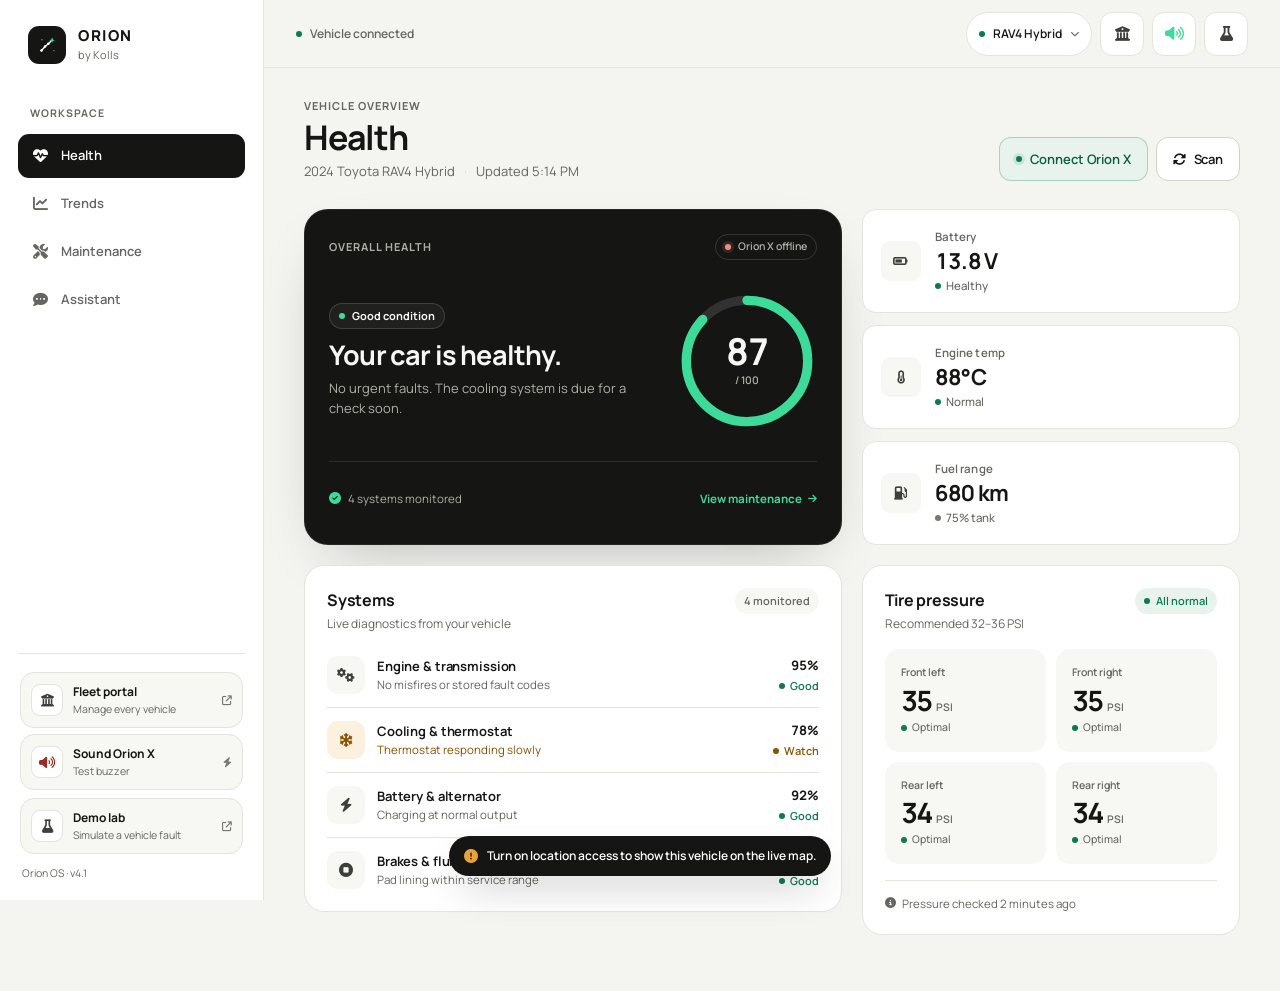
<file: index.html>
<!DOCTYPE html>
<html lang="en">
<head>
  <meta charset="UTF-8">
  <meta name="viewport" content="width=device-width, initial-scale=1">
  <meta name="description" content="Orion by Kolls — live vehicle diagnostics, maintenance planning and plain-English mechanic advice.">
  <meta name="theme-color" content="#f4f4f1">
  <title>Orion — Vehicle Health</title>

  <link rel="icon" type="image/svg+xml" href="logo.svg?v=3">

  <link rel="preconnect" href="https://fonts.googleapis.com">
  <link rel="preconnect" href="https://fonts.gstatic.com" crossorigin>
  <link href="https://fonts.googleapis.com/css2?family=Manrope:wght@400;500;600;700;800&display=swap" rel="stylesheet">
  <link rel="stylesheet" href="https://cdnjs.cloudflare.com/ajax/libs/font-awesome/6.5.1/css/all.min.css">

  <link rel="stylesheet" href="styles.css?v=99.0">
</head>
<body>
  <svg class="svg-sprite" xmlns="http://www.w3.org/2000/svg" aria-hidden="true" focusable="false">
    <symbol id="orion-mark" viewBox="0 0 32 32">
      <g fill="none" stroke="currentColor" stroke-width="2.1" stroke-linecap="round" stroke-linejoin="round">
        <path d="M8 24 13.2 18.1 18 14.2 21.8 10.4"/>
      </g>
      <g fill="currentColor">
        <circle cx="8" cy="24" r="1.9"/>
        <circle cx="13.2" cy="18.1" r="1.9"/>
        <circle cx="18" cy="14.2" r="1.9"/>
      </g>
      <path d="M23.4 4.8 24.5 7.9 27.6 9 24.5 10.1 23.4 13.2 22.3 10.1 19.2 9 22.3 7.9Z" fill="var(--accent-bright)"/>
      <circle cx="8.6" cy="8.4" r="1" fill="currentColor" opacity=".5"/>
      <circle cx="26" cy="24.2" r="1" fill="currentColor" opacity=".5"/>
    </symbol>
  </svg>
  <a class="skip-link" href="#main-content">Skip to content</a>

  <div class="app-shell">

    <!-- Desktop navigation -->
    <aside class="sidebar" aria-label="Workspace">
      <a class="brand" href="#" onclick="switchTab('health'); return false;" aria-label="Orion home">
        <span class="brand-mark"><svg viewBox="0 0 32 32" aria-hidden="true" focusable="false"><use href="#orion-mark"></use></svg></span>
        <span class="brand-text"><strong>ORION</strong><small>by Kolls</small></span>
      </a>

      <nav class="side-nav" aria-label="Main">
        <p class="nav-label">Workspace</p>
        <button class="nav-btn active" type="button" data-tab="health" aria-current="page">
          <i class="fa-solid fa-heart-pulse" aria-hidden="true"></i>
          <span>Health</span>
        </button>
        <button class="nav-btn" type="button" data-tab="trends">
          <i class="fa-solid fa-chart-line" aria-hidden="true"></i>
          <span>Trends</span>
        </button>
        <button class="nav-btn" type="button" data-tab="repairs">
          <i class="fa-solid fa-screwdriver-wrench" aria-hidden="true"></i>
          <span>Maintenance</span>
        </button>
        <button class="nav-btn" type="button" data-tab="assistant">
          <i class="fa-solid fa-comment-dots" aria-hidden="true"></i>
          <span>Assistant</span>
        </button>
      </nav>

      <div class="sidebar-footer">
        <a class="sidebar-demo sidebar-link" href="fleet.html">
          <span class="sidebar-demo-icon"><i class="fa-solid fa-building-columns" aria-hidden="true"></i></span>
          <span class="sidebar-demo-copy">
            <strong>Fleet portal</strong>
            <small>Manage every vehicle</small>
          </span>
          <i class="fa-solid fa-arrow-up-right-from-square" aria-hidden="true"></i>
        </a>
        <button class="sidebar-demo sidebar-demo--secondary sidebar-demo--buzzer" type="button" onclick="triggerOrionXBuzzer()" style="width:100%;margin-top:6px;cursor:pointer;">
          <span class="sidebar-demo-icon" style="color:var(--danger,#ef4444);"><i class="fa-solid fa-volume-high" aria-hidden="true"></i></span>
          <span class="sidebar-demo-copy">
            <strong>Sound Orion X</strong>
            <small>Test buzzer</small>
          </span>
          <i class="fa-solid fa-bolt" aria-hidden="true"></i>
        </button>
        <button class="sidebar-demo sidebar-demo--secondary" type="button" onclick="openSimModal()">
          <span class="sidebar-demo-icon"><i class="fa-solid fa-flask" aria-hidden="true"></i></span>
          <span class="sidebar-demo-copy">
            <strong>Demo lab</strong>
            <small>Simulate a vehicle fault</small>
          </span>
          <i class="fa-solid fa-arrow-up-right-from-square" aria-hidden="true"></i>
        </button>
        <p class="version">Orion OS · v4.1</p>
      </div>
    </aside>

    <!-- Main application -->
    <div class="app-main">

      <header class="topbar">
        <div class="topbar-brand">
          <span class="brand-mark brand-mark--sm"><svg viewBox="0 0 32 32" aria-hidden="true" focusable="false"><use href="#orion-mark"></use></svg></span>
          <strong>ORION</strong>
        </div>

        <div class="topbar-context">
          <span class="status-dot status-dot--dark" id="connection-dot"></span>
          <span id="connection-text">Vehicle connected</span>
        </div>

        <div class="topbar-right">
          <button class="vehicle-chip" type="button" onclick="openGarageModal()" aria-haspopup="dialog" title="Switch vehicle">
            <span class="status-dot" id="vehicle-dot"></span>
            <span id="header-car-name">RAV4 Hybrid</span>
            <i class="fa-solid fa-chevron-down" aria-hidden="true"></i>
          </button>
          <a class="icon-btn topbar-fleet-link" href="fleet.html" aria-label="Open fleet portal" title="Fleet portal">
            <i class="fa-solid fa-building-columns" aria-hidden="true"></i>
          </a>
          <button class="icon-btn topbar-buzzer" type="button" id="buzzer-trigger-btn" onclick="triggerOrionXBuzzer()" aria-label="Sound Orion X" title="Sound Orion X">
            <i class="fa-solid fa-volume-high" aria-hidden="true"></i>
          </button>
          <button class="icon-btn topbar-demo" type="button" onclick="openSimModal()" aria-haspopup="dialog" aria-label="Open demo lab" title="Demo lab">
            <i class="fa-solid fa-flask" aria-hidden="true"></i>
          </button>
        </div>
      </header>

      <main class="content" id="main-content" tabindex="-1">

        <!-- =================================================================== -->
        <!-- HEALTH                                                              -->
        <!-- =================================================================== -->
        <section class="page active" id="page-health" aria-labelledby="health-title">
          <header class="page-head">
            <div>
              <p class="eyebrow">Vehicle overview</p>
              <h1 id="health-title">Health</h1>
              <p class="page-sub">
                <span id="page-car-name">2024 Toyota RAV4 Hybrid</span>
                <span class="dot-sep" aria-hidden="true">·</span>
                <span id="last-scan">Updated just now</span>
              </p>
            </div>
            <div class="page-head-actions">
              <button class="btn btn-secondary btn-live" type="button" id="connect-esp32-btn" onclick="connectEsp32()" aria-label="Connect to Orion X">
                <span class="live-dot" aria-hidden="true"></span>
                <span id="connect-esp32-label">Connect Orion X</span>
              </button>
              <button class="btn btn-secondary" type="button" id="scan-btn" onclick="runScan()" aria-label="Run a new vehicle scan">
                <i class="fa-solid fa-rotate" aria-hidden="true"></i>
                <span>Scan</span>
              </button>
            </div>
          </header>

          <div class="health-layout">

            <article class="score-card">
              <div class="score-top">
                <span class="eyebrow eyebrow--light">Overall health</span>
                <span class="live-badge is-demo" id="live-badge"><span class="live-dot" aria-hidden="true"></span><span id="live-badge-text">Demo mode</span></span>
              </div>

              <div class="score-main">
                <div class="score-copy">
                  <div class="status-pill" id="health-status-badge">
                    <span class="status-dot" aria-hidden="true"></span>
                    <span id="health-status-text">Good condition</span>
                  </div>
                  <h2 id="health-headline">Your car is healthy.</h2>
                  <p id="health-summary-text">No urgent faults. The cooling system is due for a check soon.</p>
                </div>

                <div class="score-ring" id="score-ring" role="img" aria-label="Health score: 87 out of 100">
                  <svg viewBox="0 0 120 120" aria-hidden="true">
                    <circle class="ring-track" cx="60" cy="60" r="52" pathLength="100"></circle>
                    <circle class="ring-value" id="ring-value" cx="60" cy="60" r="52" pathLength="100"></circle>
                  </svg>
                  <div class="score-ring-inner">
                    <strong id="health-score-number">87</strong>
                    <span>/ 100</span>
                  </div>
                </div>
              </div>

              <div class="score-foot">
                <span><i class="fa-solid fa-circle-check" aria-hidden="true"></i> 4 systems monitored</span>
                <button class="link-btn" type="button" onclick="switchTab('repairs')">
                  View maintenance <i class="fa-solid fa-arrow-right" aria-hidden="true"></i>
                </button>
              </div>
            </article>

            <div class="vitals-column">
              <article class="vital-card">
                <div class="vital-icon"><i class="fa-solid fa-battery-three-quarters" aria-hidden="true"></i></div>
                <div class="vital-copy">
                  <span class="vital-label">Battery</span>
                  <strong class="vital-value" id="val-battery">13.8 V</strong>
                  <span class="vital-meta"><span class="status-dot" id="battery-dot" aria-hidden="true"></span><span id="battery-status-text">Healthy</span></span>
                </div>
              </article>

              <article class="vital-card">
                <div class="vital-icon"><i class="fa-solid fa-temperature-half" aria-hidden="true"></i></div>
                <div class="vital-copy">
                  <span class="vital-label">Engine temp</span>
                  <strong class="vital-value" id="val-temp">88°C</strong>
                  <span class="vital-meta"><span class="status-dot" id="temp-dot" aria-hidden="true"></span><span id="temp-status-text">Normal</span></span>
                </div>
              </article>

              <article class="vital-card">
                <div class="vital-icon"><i class="fa-solid fa-gas-pump" aria-hidden="true"></i></div>
                <div class="vital-copy">
                  <span class="vital-label">Fuel range</span>
                  <strong class="vital-value" id="val-range">680 km</strong>
                  <span class="vital-meta"><span class="status-dot status-dot--neutral" id="range-dot" aria-hidden="true"></span><span id="range-status-text">75% tank</span></span>
                </div>
              </article>
            </div>

            <article class="card systems-card">
              <div class="card-head">
                <div>
                  <h2>Systems</h2>
                  <p id="systems-sub">Live diagnostics from your vehicle</p>
                </div>
                <span class="chip chip--quiet">4 monitored</span>
              </div>

              <div class="system-list">
                <div class="system-row">
                  <div class="system-icon"><i class="fa-solid fa-gears" aria-hidden="true"></i></div>
                  <div class="system-copy">
                    <strong>Engine &amp; transmission</strong>
                    <span>No misfires or stored fault codes</span>
                  </div>
                  <div class="system-metric">
                    <span class="system-value" data-system-value="engine">95%</span>
                    <span class="status status--good"><span class="status-dot" aria-hidden="true"></span>Good</span>
                  </div>
                </div>

                <div class="system-row" id="comp-row-cooling">
                  <div class="system-icon" id="cooling-icon"><i class="fa-solid fa-snowflake" aria-hidden="true"></i></div>
                  <div class="system-copy">
                    <strong>Cooling &amp; thermostat</strong>
                    <span id="cooling-desc">Thermostat responding slowly</span>
                  </div>
                  <div class="system-metric">
                    <span class="system-value" id="cooling-value">78%</span>
                    <span class="status status--warn" id="cooling-status"><span class="status-dot" aria-hidden="true"></span><span id="cooling-status-text">Watch</span></span>
                  </div>
                </div>

                <div class="system-row">
                  <div class="system-icon"><i class="fa-solid fa-bolt" aria-hidden="true"></i></div>
                  <div class="system-copy">
                    <strong>Battery &amp; alternator</strong>
                    <span>Charging at normal output</span>
                  </div>
                  <div class="system-metric">
                    <span class="system-value" data-system-value="electrical">92%</span>
                    <span class="status status--good"><span class="status-dot" aria-hidden="true"></span>Good</span>
                  </div>
                </div>

                <div class="system-row">
                  <div class="system-icon"><i class="fa-solid fa-circle-stop" aria-hidden="true"></i></div>
                  <div class="system-copy">
                    <strong>Brakes &amp; fluid</strong>
                    <span>Pad lining within service range</span>
                  </div>
                  <div class="system-metric">
                    <span class="system-value" data-system-value="brakes">84%</span>
                    <span class="status status--good"><span class="status-dot" aria-hidden="true"></span>Good</span>
                  </div>
                </div>
              </div>
            </article>

            <article class="card tires-card">
              <div class="card-head">
                <div>
                  <h2>Tire pressure</h2>
                  <p>Recommended 32–36 PSI</p>
                </div>
                <span class="chip chip--good" id="tpms-badge"><span class="status-dot" aria-hidden="true"></span><span id="tpms-badge-text">All normal</span></span>
              </div>

              <div class="tire-grid">
                <div class="tire-item" id="tire-fl-item">
                  <span class="tire-pos">Front left</span>
                  <div class="tire-reading"><strong id="tire-fl">35</strong><span>PSI</span></div>
                  <span class="tire-state"><span class="status-dot" id="tire-fl-dot" aria-hidden="true"></span><span id="tire-fl-state">Optimal</span></span>
                </div>
                <div class="tire-item" id="tire-fr-item">
                  <span class="tire-pos">Front right</span>
                  <div class="tire-reading"><strong id="tire-fr">35</strong><span>PSI</span></div>
                  <span class="tire-state"><span class="status-dot" id="tire-fr-dot" aria-hidden="true"></span><span id="tire-fr-state">Optimal</span></span>
                </div>
                <div class="tire-item" id="tire-rl-item">
                  <span class="tire-pos">Rear left</span>
                  <div class="tire-reading"><strong id="tire-rl">34</strong><span>PSI</span></div>
                  <span class="tire-state"><span class="status-dot" id="tire-rl-dot" aria-hidden="true"></span><span id="tire-rl-state">Optimal</span></span>
                </div>
                <div class="tire-item" id="tire-rr-item">
                  <span class="tire-pos">Rear right</span>
                  <div class="tire-reading"><strong id="tire-rr">34</strong><span>PSI</span></div>
                  <span class="tire-state"><span class="status-dot" id="tire-rr-dot" aria-hidden="true"></span><span id="tire-rr-state">Optimal</span></span>
                </div>
              </div>

              <div class="card-foot" id="tpms-footnote"><i class="fa-solid fa-circle-info" aria-hidden="true"></i> Pressure checked 2 minutes ago</div>
            </article>

          </div>
        </section>

        <!-- =================================================================== -->
        <!-- TRENDS                                                              -->
        <!-- =================================================================== -->
        <section class="page" id="page-trends" aria-labelledby="trends-title">
          <header class="page-head">
            <div>
              <p class="eyebrow">Vehicle history</p>
              <h1 id="trends-title">Trends</h1>
              <p class="page-sub">Health, efficiency and battery history at a glance.</p>
            </div>
          </header>

          <div class="trends-layout">
            <article class="card chart-card chart-card--health">
              <div class="card-head chart-head">
                <div>
                  <div class="chart-title-row">
                    <h2>Health score</h2>
                    <span class="chip chip--quiet">Sample data</span>
                  </div>
                  <p id="health-trend-caption">Daily overall condition, last 30 days.</p>
                </div>
                <div class="segmented chart-range" role="group" aria-label="Health score date range">
                  <button class="seg-btn" type="button" data-trend-range="7" aria-pressed="false">7D</button>
                  <button class="seg-btn active" type="button" data-trend-range="30" aria-pressed="true">30D</button>
                  <button class="seg-btn" type="button" data-trend-range="90" aria-pressed="false">90D</button>
                </div>
              </div>

              <div class="chart-kpis">
                <div class="chart-kpi-main">
                  <strong id="trend-current-score">87</strong><span>/ 100 today</span>
                </div>
                <span class="chart-delta" id="trend-delta">
                  <i class="fa-solid fa-arrow-trend-up" aria-hidden="true"></i>
                  <span>+4 pts</span>
                </span>
              </div>

              <div class="line-chart" id="health-chart" role="img" aria-label="Health score over the last 30 days">
                <div class="chart-y" id="health-chart-y" aria-hidden="true"></div>
                <div class="chart-plot">
                  <svg class="chart-svg" viewBox="0 0 100 100" preserveAspectRatio="none" aria-hidden="true">
                    <defs>
                      <linearGradient id="health-area-fill" x1="0" y1="0" x2="0" y2="100" gradientUnits="userSpaceOnUse">
                        <stop offset="0%" stop-color="#0b7a53" stop-opacity="0.18"></stop>
                        <stop offset="100%" stop-color="#0b7a53" stop-opacity="0.01"></stop>
                      </linearGradient>
                    </defs>
                    <g class="chart-grid" id="health-chart-grid"></g>
                    <path class="chart-area" id="health-chart-area" fill="url(#health-area-fill)" d=""></path>
                    <path class="chart-line" id="health-chart-line" d=""></path>
                  </svg>
                  <span class="chart-last-dot" id="health-chart-dot" aria-hidden="true"></span>
                </div>
                <div class="chart-x" id="health-chart-x" aria-hidden="true"></div>
              </div>

              <div class="chart-foot">
                <span><strong id="trend-best">87</strong> best day</span>
                <span><strong id="trend-average">84</strong> average</span>
                <span class="chart-foot-note">Illustrative history</span>
              </div>
            </article>

            <article class="card trend-summary" aria-labelledby="trend-summary-title">
              <div class="card-head">
                <div>
                  <h2 id="trend-summary-title">Highlights</h2>
                  <p id="trend-summary-caption">Selected period at a glance.</p>
                </div>
                <span class="trend-summary-icon" aria-hidden="true">
                  <i class="fa-solid fa-arrow-trend-up"></i>
                </span>
              </div>

              <div class="trend-stats">
                <div class="trend-stat">
                  <span>Average</span>
                  <strong id="trend-stat-average">84</strong>
                  <small>out of 100</small>
                </div>
                <div class="trend-stat">
                  <span>Best day</span>
                  <strong id="trend-stat-best">87</strong>
                  <small id="trend-stat-best-label">Oct 20</small>
                </div>
                <div class="trend-stat">
                  <span>Lowest</span>
                  <strong id="trend-stat-low">80</strong>
                  <small id="trend-stat-low-label">Sep 21</small>
                </div>
                <div class="trend-stat">
                  <span>Change</span>
                  <strong id="trend-stat-change">+7</strong>
                  <small>points in period</small>
                </div>
              </div>

              <div class="trend-note">
                <span class="status-dot" aria-hidden="true"></span>
                <span id="trend-note-text">No fault codes recorded in the selected period.</span>
              </div>
            </article>

            <article class="card chart-card chart-card--fuel">
              <div class="card-head chart-head">
                <div>
                  <h2>Fuel economy</h2>
                  <p>Weekly average, litres per 100 km.</p>
                </div>
                <span class="chip chip--good">Improving</span>
              </div>

              <div class="bar-chart" id="fuel-chart" role="img" aria-label="Weekly fuel economy for the last six weeks">
                <div class="bar-columns" id="fuel-bars"></div>
              </div>

              <div class="chart-foot">
                <span>Latest <strong id="fuel-latest">6.9 L/100 km</strong></span>
                <span>6-week average <strong id="fuel-average">7.3 L/100 km</strong></span>
              </div>
            </article>

            <article class="card chart-card chart-card--battery">
              <div class="card-head chart-head">
                <div>
                  <h2>Battery voltage</h2>
                  <p>Resting voltage, last 14 days.</p>
                </div>
                <span class="chip chip--good">Stable</span>
              </div>

              <div class="chart-kpis chart-kpis--small">
                <div class="chart-kpi-main">
                  <strong id="battery-latest">13.8</strong><span>V today</span>
                </div>
                <span class="chart-delta chart-delta--neutral" id="battery-delta">Normal range</span>
              </div>

              <div class="line-chart line-chart--compact" id="battery-chart" role="img" aria-label="Battery voltage over the last 14 days">
                <div class="chart-y" id="battery-chart-y" aria-hidden="true"></div>
                <div class="chart-plot">
                  <svg class="chart-svg" viewBox="0 0 100 100" preserveAspectRatio="none" aria-hidden="true">
                    <defs>
                      <linearGradient id="battery-area-fill" x1="0" y1="0" x2="0" y2="100" gradientUnits="userSpaceOnUse">
                        <stop offset="0%" stop-color="#0b7a53" stop-opacity="0.14"></stop>
                        <stop offset="100%" stop-color="#0b7a53" stop-opacity="0.01"></stop>
                      </linearGradient>
                    </defs>
                    <g class="chart-grid" id="battery-chart-grid"></g>
                    <path class="chart-area" id="battery-chart-area" fill="url(#battery-area-fill)" d=""></path>
                    <path class="chart-line" id="battery-chart-line" d=""></path>
                  </svg>
                  <span class="chart-last-dot" id="battery-chart-dot" aria-hidden="true"></span>
                </div>
                <div class="chart-x" id="battery-chart-x" aria-hidden="true"></div>
              </div>

              <div class="chart-foot">
                <span>14-day average <strong id="battery-average">13.7 V</strong></span>
                <span class="chart-foot-note">12.4–12.8 V is low</span>
              </div>
            </article>
          </div>
        </section>

        <!-- =================================================================== -->
        <!-- MAINTENANCE                                                         -->
        <!-- =================================================================== -->
        <section class="page" id="page-repairs" aria-labelledby="repairs-title">
          <header class="page-head">
            <div>
              <p class="eyebrow">Plan &amp; protect</p>
              <h1 id="repairs-title">Maintenance</h1>
              <p class="page-sub">Catch small wear before it becomes an expensive repair.</p>
            </div>
          </header>

          <div class="repairs-layout">
            <article class="savings-card">
              <div class="savings-top">
                <div>
                  <p class="eyebrow">Estimated savings</p>
                  <div class="savings-amount"><span id="total-saved-display">₦3,450,000</span><span class="savings-plus">+</span></div>
                  <p class="savings-copy">Avoided by fixing issues early, based on current service estimates.</p>
                </div>
                <span class="savings-icon"><i class="fa-solid fa-arrow-trend-down" aria-hidden="true"></i></span>
              </div>

              <div class="savings-foot">
                <div>
                  <strong id="repairs-count">2 open items</strong>
                  <span>for this vehicle</span>
                </div>
                <button class="btn btn-secondary btn-sm" type="button" onclick="openCertModal()">
                  <i class="fa-solid fa-file-lines" aria-hidden="true"></i> View report
                </button>
              </div>
            </article>

            <div class="repairs-column">
              <div class="section-head">
                <div>
                  <h2>Needs attention</h2>
                  <p>Simulate a fix to see the health score respond.</p>
                </div>
              </div>

              <div class="repairs-list" id="repairs-list">
                <!-- Rendered by app.js -->
              </div>
            </div>

            <article class="card wear-card">
              <div class="card-head wear-head">
                <div>
                  <h2>Part life</h2>
                  <p>Projected remaining life for your current driving style.</p>
                </div>
                <div class="segmented" role="group" aria-label="Driving style">
                  <button class="seg-btn active" type="button" id="btn-style-gentle" onclick="setDriverStyle('gentle')" aria-pressed="true">Gentle</button>
                  <button class="seg-btn" type="button" id="btn-style-city" onclick="setDriverStyle('city')" aria-pressed="false">City</button>
                  <button class="seg-btn" type="button" id="btn-style-heavy" onclick="setDriverStyle('heavy')" aria-pressed="false">Heavy</button>
                </div>
              </div>

              <div class="wear-list" id="wear-bars-container"><!-- Rendered by app.js --></div>
              <p class="card-note">Estimates based on 12,400 km driven and manufacturer service intervals.</p>
            </article>
          </div>
        </section>

        <!-- =================================================================== -->
        <!-- ASSISTANT                                                           -->
        <!-- =================================================================== -->
        <section class="page" id="page-assistant" aria-labelledby="assistant-title">
          <header class="page-head">
            <div>
              <p class="eyebrow">Help &amp; records</p>
              <h1 id="assistant-title">Assistant</h1>
              <p class="page-sub">Plain-English answers, driving insights and vehicle tools.</p>
            </div>
          </header>

          <button class="assistant-menu-toggle" id="assistant-menu-toggle" type="button" onclick="toggleAssistantMenu()" aria-expanded="false" aria-controls="assistant-side-panel">
            <span class="assistant-menu-icon"><i class="fa-solid fa-bars" aria-hidden="true"></i></span>
            <span class="assistant-menu-copy">
              <strong>Predictive AI &amp; tools</strong>
              <small>Anomaly insights, habits and vehicle records</small>
            </span>
            <i class="fa-solid fa-chevron-down assistant-menu-chevron" aria-hidden="true"></i>
          </button>

          <div class="assistant-layout" id="assistant-layout">
            <div class="assistant-side" id="assistant-side-panel" role="region" aria-label="Predictive model, driving habits and vehicle tools">
              <article class="card ai-model-card" id="ai-model-card" data-tone="good">
                <div class="card-head">
                  <div>
                    <h2>Early warning</h2>
                    <p>Learns how your vehicle normally behaves and flags changes early.</p>
                  </div>
                  <span class="chip chip--good" id="ai-model-state">Normal</span>
                </div>

                <div class="ai-score-row">
                  <div class="ai-score-number"><strong id="ai-risk-score">--</strong><span>/100</span></div>
                  <div class="ai-score-copy">
                    <strong id="ai-risk-label">Analysing</strong>
                    <span id="ai-risk-summary">Learning the vehicle's normal operating envelope.</span>
                  </div>
                </div>
                <div class="ai-meter" id="ai-meter" role="img" aria-label="Anomaly risk">
                  <span id="ai-risk-meter"></span>
                </div>

                <div class="ai-fact-grid">
                  <div><span>Closest pattern</span><strong id="ai-cluster">--</strong></div>
                  <div><span>Confidence</span><strong id="ai-confidence">--</strong></div>
                  <div><span>Learning</span><strong id="ai-samples">--</strong></div>
                  <div><span>14-day view</span><strong id="ai-forecast">--</strong></div>
                </div>

                <div class="ai-signals" id="ai-signals">
                  <div class="ai-signal">
                    <span class="ai-signal-name"><span class="ai-signal-dot"></span>Waiting for vehicle data</span>
                    <strong>--</strong>
                  </div>
                </div>

                <button class="btn btn-secondary btn-sm full-width ai-explain-btn" type="button" onclick="explainAiModel()">
                  <i class="fa-solid fa-microchip" aria-hidden="true"></i> How this works
                </button>
              </article>

              <article class="card habits-card">
                <div class="card-head">
                  <div>
                    <h2>Driving habits</h2>
                    <p>How smoothly you drive affects wear.</p>
                  </div>
                  <span class="chip chip--good">+₦4,440,000 / year</span>
                </div>

                <div class="habit-list">
                  <div class="habit-row">
                    <div class="habit-copy"><strong>Smooth braking</strong><span>Saves brake pads</span></div>
                    <span class="habit-value">92%</span>
                  </div>
                  <div class="habit-bar"><span style="width:92%"></span></div>

                  <div class="habit-row">
                    <div class="habit-copy"><strong>Gentle starts</strong><span>Saves fuel</span></div>
                    <span class="habit-value">88%</span>
                  </div>
                  <div class="habit-bar"><span style="width:88%"></span></div>

                  <div class="habit-row">
                    <div class="habit-copy"><strong>Low idling</strong><span>Keeps the engine clean</span></div>
                    <span class="habit-value">95%</span>
                  </div>
                  <div class="habit-bar"><span style="width:95%"></span></div>
                </div>
              </article>

              <article class="card tools-card">
                <div class="card-head">
                  <div>
                    <h2>Vehicle tools</h2>
                    <p>Records, vehicles and testing.</p>
                  </div>
                </div>

                <div class="tool-list">
                  <button class="tool-row" type="button" onclick="openAssistantTool('certificate')">
                    <span class="tool-icon"><i class="fa-solid fa-file-shield" aria-hidden="true"></i></span>
                    <span class="tool-copy"><strong>Health certificate</strong><span>Print or save a verified report</span></span>
                    <i class="fa-solid fa-chevron-right" aria-hidden="true"></i>
                  </button>

                  <button class="tool-row" type="button" onclick="openAssistantTool('garage')">
                    <span class="tool-icon"><i class="fa-solid fa-warehouse" aria-hidden="true"></i></span>
                    <span class="tool-copy"><strong>Connected garage</strong><span>Switch between family vehicles</span></span>
                    <i class="fa-solid fa-chevron-right" aria-hidden="true"></i>
                  </button>

                  <a class="tool-row tool-row--link" href="fleet.html">
                    <span class="tool-icon"><i class="fa-solid fa-building-columns" aria-hidden="true"></i></span>
                    <span class="tool-copy"><strong>Fleet portal</strong><span>Track multiple vehicles and brands</span></span>
                    <i class="fa-solid fa-arrow-up-right-from-square" aria-hidden="true"></i>
                  </a>

                  <button class="tool-row" type="button" onclick="openAssistantTool('demo')">
                    <span class="tool-icon"><i class="fa-solid fa-flask" aria-hidden="true"></i></span>
                    <span class="tool-copy"><strong>Demo lab</strong><span>Test warnings without hardware</span></span>
                    <i class="fa-solid fa-chevron-right" aria-hidden="true"></i>
                  </button>
                </div>
              </article>
            </div>

            <article class="chat-card">
              <div class="chat-head">
                <span class="chat-avatar"><i class="fa-solid fa-user-gear" aria-hidden="true"></i></span>
                <div class="chat-title">
                  <h2>AI Mechanic</h2>
                  <p><span class="status-dot" aria-hidden="true"></span>Online · built into Orion X</p>
                </div>
              </div>

              <div class="chat-model-strip">
                <span><i class="fa-solid fa-microchip" aria-hidden="true"></i> Early warning</span>
                <strong id="chat-model-summary">Learning your vehicle…</strong>
              </div>

              <div class="chat-stream" id="assistant-chat-stream" aria-live="polite">
                <div class="msg msg--bot">
                  <p>Hi — I'm Orion's AI mechanic. I learn how your vehicle normally behaves and watch for early changes.</p>
                </div>
                <div class="msg msg--bot">
                  <p>Ask <strong>“What will fail next?”</strong> for an early warning, or ask about a system and I'll explain it using your live readings.</p>
                </div>
              </div>

              <div class="chat-chips" aria-label="Suggested questions">
                <button class="chat-chip" type="button" onclick="askMechanicQuestion('Predict the next likely failure')">Predict next failure</button>
                <button class="chat-chip" type="button" onclick="askMechanicQuestion('What looks anomalous right now?')">What looks anomalous?</button>
                <button class="chat-chip" type="button" onclick="askMechanicQuestion('Why does the car feel like it runs warm?')">Why is the car warm?</button>
                <button class="chat-chip" type="button" onclick="askMechanicQuestion('How long can I drive on my current brake pads?')">Brake pad life</button>
                <button class="chat-chip" type="button" onclick="askMechanicQuestion('How does the early warning work?')">How does it work?</button>
              </div>

              <form class="chat-form" id="assistant-form">
                <label class="visually-hidden" for="assistant-input-field">Ask the mechanic a question</label>
                <input class="chat-input" type="text" id="assistant-input-field" placeholder="Ask about your car…" autocomplete="off">
                <button class="send-btn" type="submit" aria-label="Send message">
                  <i class="fa-solid fa-arrow-up" aria-hidden="true"></i>
                </button>
              </form>
            </article>
          </div>
        </section>

      </main>

      <!-- Mobile navigation -->
      <nav class="bottom-nav" aria-label="Mobile navigation">
        <button class="nav-btn active" type="button" data-tab="health" aria-current="page">
          <i class="fa-solid fa-heart-pulse" aria-hidden="true"></i>
          <span>Health</span>
        </button>
        <button class="nav-btn" type="button" data-tab="trends">
          <i class="fa-solid fa-chart-line" aria-hidden="true"></i>
          <span>Trends</span>
        </button>
        <button class="nav-btn" type="button" data-tab="repairs">
          <i class="fa-solid fa-screwdriver-wrench" aria-hidden="true"></i>
          <span>Maintenance</span>
        </button>
        <button class="nav-btn" type="button" data-tab="assistant">
          <i class="fa-solid fa-comment-dots" aria-hidden="true"></i>
          <span>Assistant</span>
        </button>
      </nav>
    </div>
  </div>

  <!-- ===================================================================== -->
  <!-- MODALS                                                                -->
  <!-- ===================================================================== -->

  <div class="modal-overlay" id="garage-modal" aria-hidden="true">
    <div class="modal" role="dialog" aria-modal="true" aria-labelledby="garage-title">
      <div class="modal-head">
        <div>
          <p class="eyebrow">Connected garage</p>
          <h2 id="garage-title">Choose a vehicle</h2>
        </div>
        <button class="icon-btn modal-close" type="button" data-close aria-label="Close garage">
          <i class="fa-solid fa-xmark" aria-hidden="true"></i>
        </button>
      </div>
      <p class="modal-desc">Select a vehicle to inspect its live health status.</p>

      <div class="garage-list">
        <button class="garage-item active" type="button" data-car="suv" onclick="selectCar('suv')" aria-pressed="true">
          <span class="garage-car">
            <span class="garage-icon"><i class="fa-solid fa-car-side" aria-hidden="true"></i></span>
            <span class="garage-copy"><strong>2024 Toyota RAV4 Hybrid</strong><small>Family SUV · 7ABC123</small></span>
          </span>
          <span class="garage-score"><strong data-score-for="suv">87</strong><small>/ 100</small><i class="fa-solid fa-circle-check" aria-hidden="true"></i></span>
        </button>

        <button class="garage-item" type="button" data-car="sedan" onclick="selectCar('sedan')" aria-pressed="false">
          <span class="garage-car">
            <span class="garage-icon"><i class="fa-solid fa-car-side" aria-hidden="true"></i></span>
            <span class="garage-copy"><strong>2023 Honda Civic 2.0L</strong><small>Daily commuter · 9XYZ882</small></span>
          </span>
          <span class="garage-score"><strong data-score-for="sedan">95</strong><small>/ 100</small><i class="fa-solid fa-circle-check" aria-hidden="true"></i></span>
        </button>

        <button class="garage-item" type="button" data-car="truck" onclick="selectCar('truck')" aria-pressed="false">
          <span class="garage-car">
            <span class="garage-icon"><i class="fa-solid fa-truck-pickup" aria-hidden="true"></i></span>
            <span class="garage-copy"><strong>2022 Ford F-150 SuperCrew</strong><small>Work truck · 4MNO456</small></span>
          </span>
          <span class="garage-score"><strong data-score-for="truck">74</strong><small>/ 100</small><i class="fa-solid fa-circle-check" aria-hidden="true"></i></span>
        </button>

        <button class="garage-item" type="button" data-car="live" id="garage-live" onclick="selectCar('live')" aria-pressed="false" hidden>
          <span class="garage-car">
            <span class="garage-icon"><i class="fa-solid fa-microchip" aria-hidden="true"></i></span>
            <span class="garage-copy"><strong id="garage-live-name">Orion X vehicle</strong><small id="garage-live-meta">Waiting for Orion X</small></span>
          </span>
          <span class="garage-score"><strong data-score-for="live">--</strong><small>/ 100</small><i class="fa-solid fa-circle-check" aria-hidden="true"></i></span>
        </button>
      </div>
    </div>
  </div>

  <div class="modal-overlay" id="cert-modal" aria-hidden="true">
    <div class="modal modal--wide" role="dialog" aria-modal="true" aria-labelledby="cert-modal-title">
      <div class="modal-head">
        <div>
          <p class="eyebrow">Vehicle record</p>
          <h2 id="cert-modal-title">Health certificate</h2>
        </div>
        <button class="icon-btn modal-close" type="button" data-close aria-label="Close certificate">
          <i class="fa-solid fa-xmark" aria-hidden="true"></i>
        </button>
      </div>

      <div class="cert-sheet">
        <div class="cert-top">
          <div class="cert-brand">
            <span class="brand-mark brand-mark--sm"><svg viewBox="0 0 32 32" aria-hidden="true" focusable="false"><use href="#orion-mark"></use></svg></span>
            <span><strong>ORION</strong><small>A Kolls product</small></span>
          </div>
          <span class="chip chip--good">Verified report</span>
        </div>

        <div class="cert-title">
          <p>Vehicle health certificate</p>
          <h2 id="cert-title">2024 Toyota RAV4 Hybrid</h2>
          <span>Generated from live vehicle diagnostics</span>
        </div>

        <div class="cert-score">
          <div>
            <span>Overall health</span>
            <strong id="cert-score">87 / 100</strong>
          </div>
          <span class="status-pill status-pill--light" id="cert-status"><span class="status-dot"></span><span id="cert-status-text">Good condition</span></span>
        </div>

        <div class="cert-grid">
          <div><span>Engine &amp; transmission</span><strong id="cert-engine">95% · Pass</strong></div>
          <div><span>Cooling system</span><strong id="cert-cooling">78% · Monitor</strong></div>
          <div><span>Battery &amp; charging</span><strong id="cert-electrical">92% · Pass</strong></div>
          <div><span>Brakes &amp; chassis</span><strong id="cert-brakes">84% · Pass</strong></div>
          <div><span>Inspection date</span><strong id="cert-date">October 20, 2026</strong></div>
          <div><span>Fault codes</span><strong>0 pending</strong></div>
        </div>

        <div class="cert-foot">
          <span>Verification ID</span>
          <strong id="cert-hash">ORION-8F91A-2026</strong>
        </div>
      </div>

      <div class="modal-actions">
        <button class="btn btn-primary full-width" type="button" onclick="window.print()">
          <i class="fa-solid fa-print" aria-hidden="true"></i> Print report
        </button>
      </div>
    </div>
  </div>

  <div class="modal-overlay" id="sim-modal" aria-hidden="true">
    <div class="modal" role="dialog" aria-modal="true" aria-labelledby="sim-title">
      <div class="modal-head">
        <div>
          <p class="eyebrow">Demo lab</p>
          <h2 id="sim-title">Simulate a fault</h2>
        </div>
        <button class="icon-btn modal-close" type="button" data-close aria-label="Close demo lab">
          <i class="fa-solid fa-xmark" aria-hidden="true"></i>
        </button>
      </div>
      <p class="modal-desc">Choose a scenario to see how the dashboard responds. Values stay in demo mode until you reset.</p>

      <div class="demo-grid">
        <button class="demo-option" type="button" onclick="triggerTestScenario('overheat')">
          <span class="demo-icon demo-icon--danger"><i class="fa-solid fa-temperature-high" aria-hidden="true"></i></span>
          <span class="demo-copy"><strong>Engine overheat</strong><span>112°C coolant, health drops</span></span>
          <i class="fa-solid fa-chevron-right" aria-hidden="true"></i>
        </button>

        <button class="demo-option" type="button" onclick="triggerTestScenario('battery')">
          <span class="demo-icon demo-icon--warn"><i class="fa-solid fa-car-battery" aria-hidden="true"></i></span>
          <span class="demo-copy"><strong>Low battery</strong><span>11.4V charging fault</span></span>
          <i class="fa-solid fa-chevron-right" aria-hidden="true"></i>
        </button>

        <button class="demo-option" type="button" onclick="triggerTestScenario('tire')">
          <span class="demo-icon demo-icon--warn"><i class="fa-solid fa-circle-exclamation" aria-hidden="true"></i></span>
          <span class="demo-copy"><strong>Low tire pressure</strong><span>Front left drops to 24 PSI</span></span>
          <i class="fa-solid fa-chevron-right" aria-hidden="true"></i>
        </button>

        <button class="demo-option" type="button" onclick="triggerTestScenario('reset')">
          <span class="demo-icon demo-icon--good"><i class="fa-solid fa-rotate-left" aria-hidden="true"></i></span>
          <span class="demo-copy"><strong>Reset to normal</strong><span>Restore the selected vehicle</span></span>
          <i class="fa-solid fa-chevron-right" aria-hidden="true"></i>
        </button>
      </div>

      <div class="demo-fleet-row" style="display:flex;gap:8px;margin-top:16px;">
        <a class="btn btn-secondary full-width demo-fleet-link" href="fleet.html" style="margin-top:0;">
          <i class="fa-solid fa-building-columns" aria-hidden="true"></i>
          Open fleet manager
        </a>
        <button class="btn btn-secondary" type="button" onclick="triggerOrionXBuzzer()" aria-label="Sound Orion X" title="Sound Orion X buzzer" style="white-space:nowrap;">
          <i class="fa-solid fa-volume-high" aria-hidden="true"></i>
          <span>Sound</span>
        </button>
      </div>
    </div>
  </div>

  <div class="toast-popup" id="toast-message" role="status" aria-live="polite">
    <span class="toast-icon"><i class="fa-solid fa-check" id="toast-icon" aria-hidden="true"></i></span>
    <span id="toast-text"></span>
  </div>

  <script src="mqtt.min.js?v=5.10.4"></script>
  <script src="live-telemetry.js?v=1.6"></script>
  <script src="ai-engine.js?v=1.1"></script>
  <script src="app.js?v=99.0"></script>
</body>
</html>
</file>
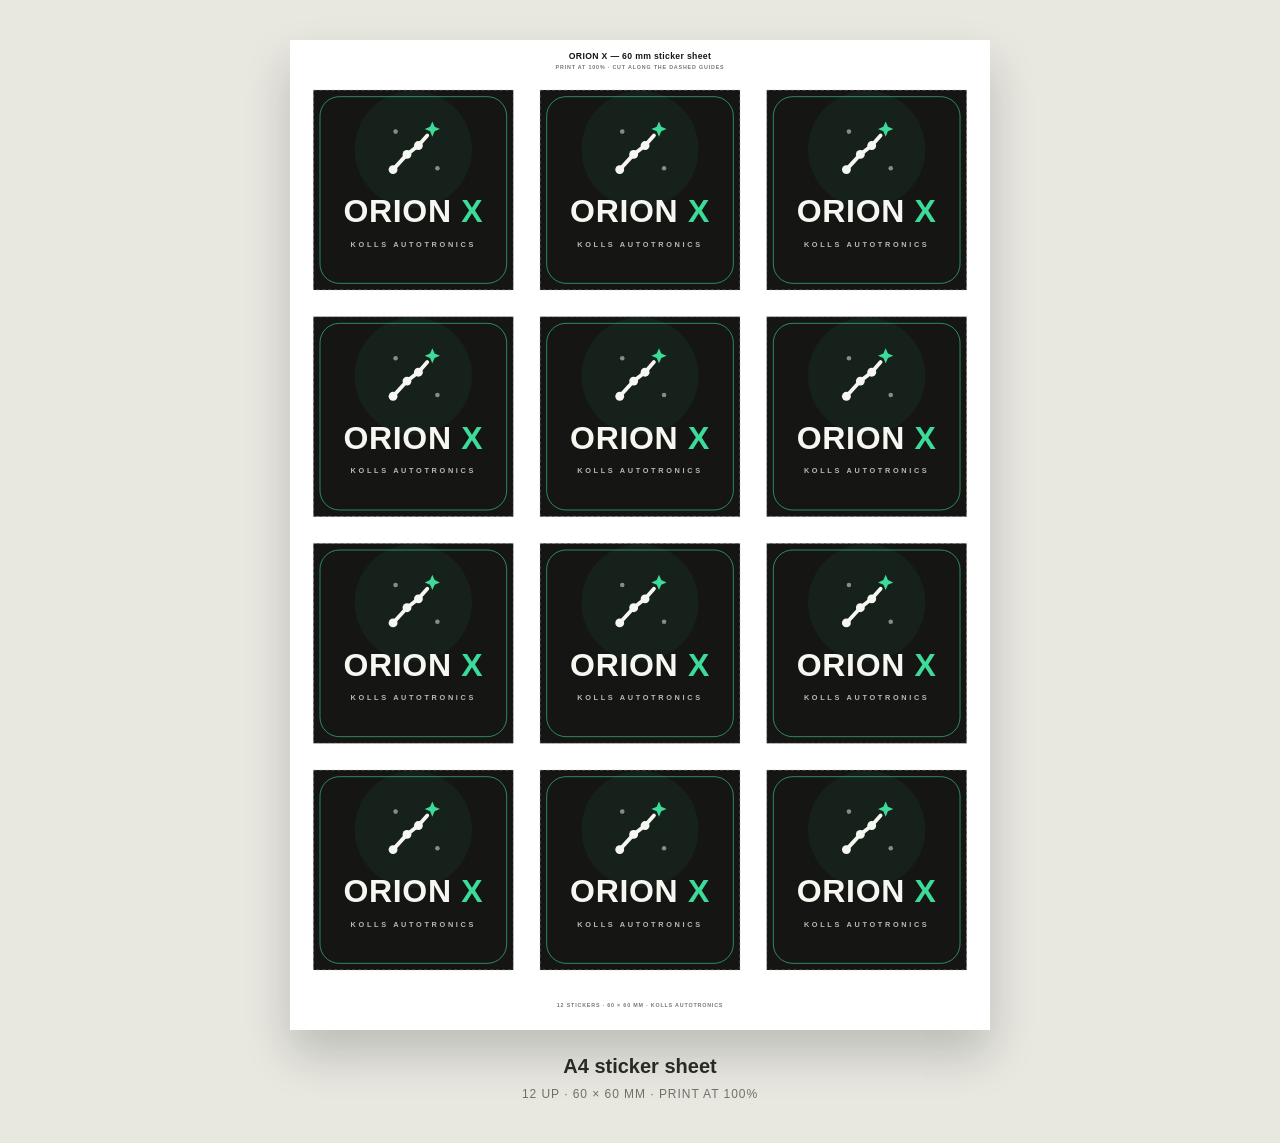
<file: branding/preview-a4.html>
<!doctype html>
<html lang="en">
<head>
  <meta charset="utf-8">
  <meta name="viewport" content="width=device-width, initial-scale=1">
  <title>Orion X A4 sticker sheet preview</title>
  <style>
    html, body {
      margin: 0;
      min-height: 100%;
      background: #e8e8e1;
    }
    body {
      min-height: 100vh;
      display: flex;
      flex-direction: column;
      align-items: center;
      justify-content: center;
      gap: 22px;
      padding: 40px;
      box-sizing: border-box;
      font-family: 'Segoe UI', Arial, sans-serif;
      color: #292a26;
    }
    .sheet {
      display: block;
      width: 700px;
      height: auto;
      box-shadow: 0 24px 44px rgba(21, 22, 20, 0.2);
      background: #fff;
    }
    .caption {
      text-align: center;
      line-height: 1.45;
    }
    .caption strong {
      display: block;
      font-size: 20px;
    }
    .caption span {
      display: block;
      margin-top: 5px;
      font-size: 12px;
      letter-spacing: 0.08em;
      text-transform: uppercase;
      color: #6f7169;
    }
  </style>
</head>
<body>
  <img class="sheet" src="orion-x-sticker-a4.svg" alt="A4 sheet of Orion X stickers">
  <div class="caption">
    <strong>A4 sticker sheet</strong>
    <span>12 up · 60 × 60 mm · print at 100%</span>
  </div>
</body>
</html>
</file>
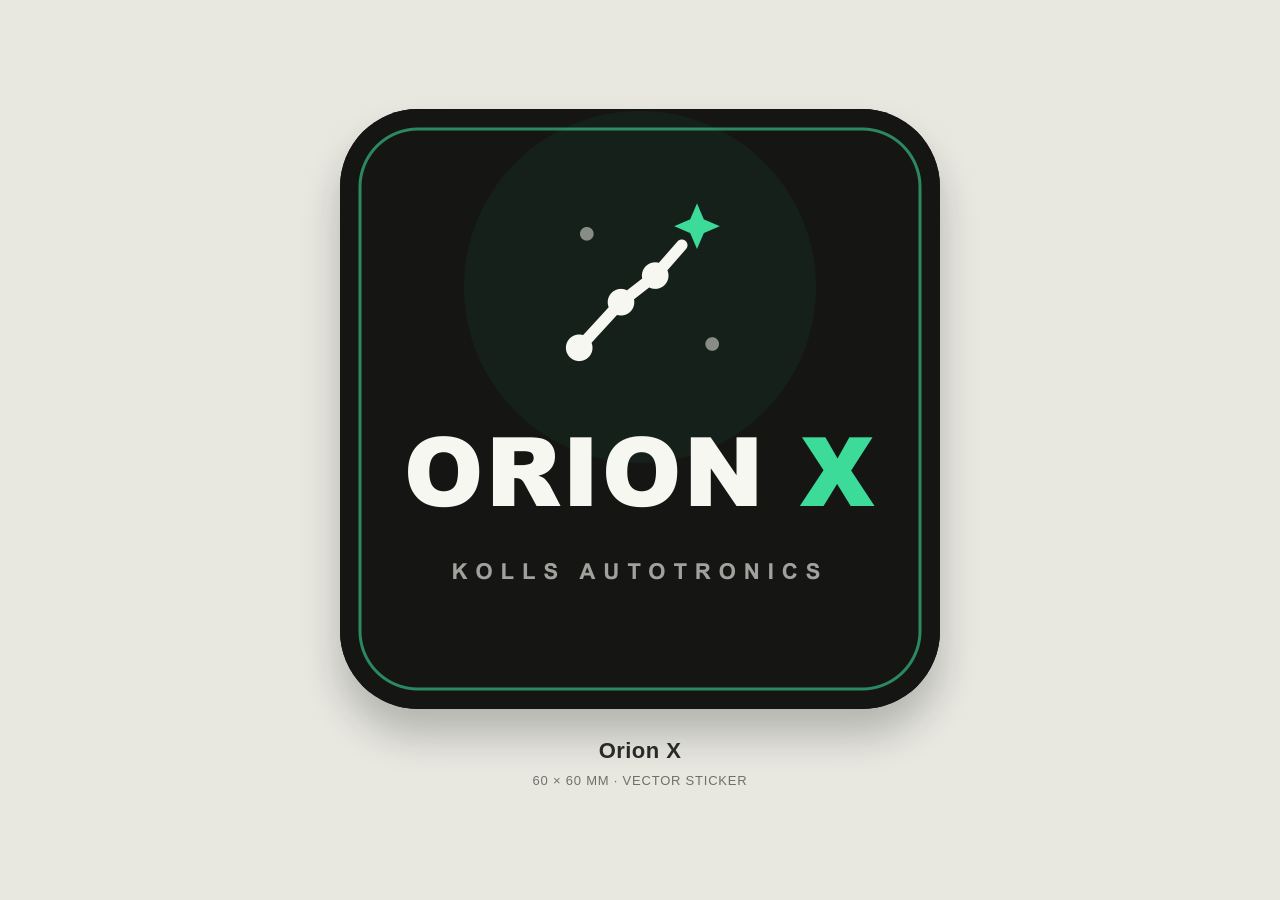
<file: branding/preview.html>
<!doctype html>
<html lang="en">
<head>
  <meta charset="utf-8">
  <meta name="viewport" content="width=device-width, initial-scale=1">
  <title>Orion X sticker preview</title>
  <style>
    html, body {
      margin: 0;
      min-height: 100%;
      background: #e8e8e1;
    }
    body {
      min-height: 100vh;
      display: flex;
      flex-direction: column;
      align-items: center;
      justify-content: center;
      gap: 26px;
      padding: 40px;
      box-sizing: border-box;
      font-family: 'Segoe UI', Arial, sans-serif;
      color: #292a26;
    }
    .sticker-wrap {
      width: 600px;
      height: 600px;
      border-radius: 78px;
      overflow: hidden;
      background: #151614;
      box-shadow: 0 26px 38px rgba(21, 22, 20, 0.24);
    }
    .sticker {
      display: block;
      width: 600px;
      height: 600px;
    }
    .caption {
      text-align: center;
      line-height: 1.45;
    }
    .caption strong {
      display: block;
      font-size: 22px;
      letter-spacing: 0.02em;
    }
    .caption span {
      display: block;
      margin-top: 5px;
      font-size: 13px;
      letter-spacing: 0.06em;
      text-transform: uppercase;
      color: #6f7169;
    }
  </style>
</head>
<body>
  <div class="sticker-wrap">
    <img class="sticker" src="orion-x-sticker.png" alt="Orion X sticker">
  </div>
  <div class="caption">
    <strong>Orion X</strong>
    <span>60 × 60 mm · vector sticker</span>
  </div>
</body>
</html>
</file>
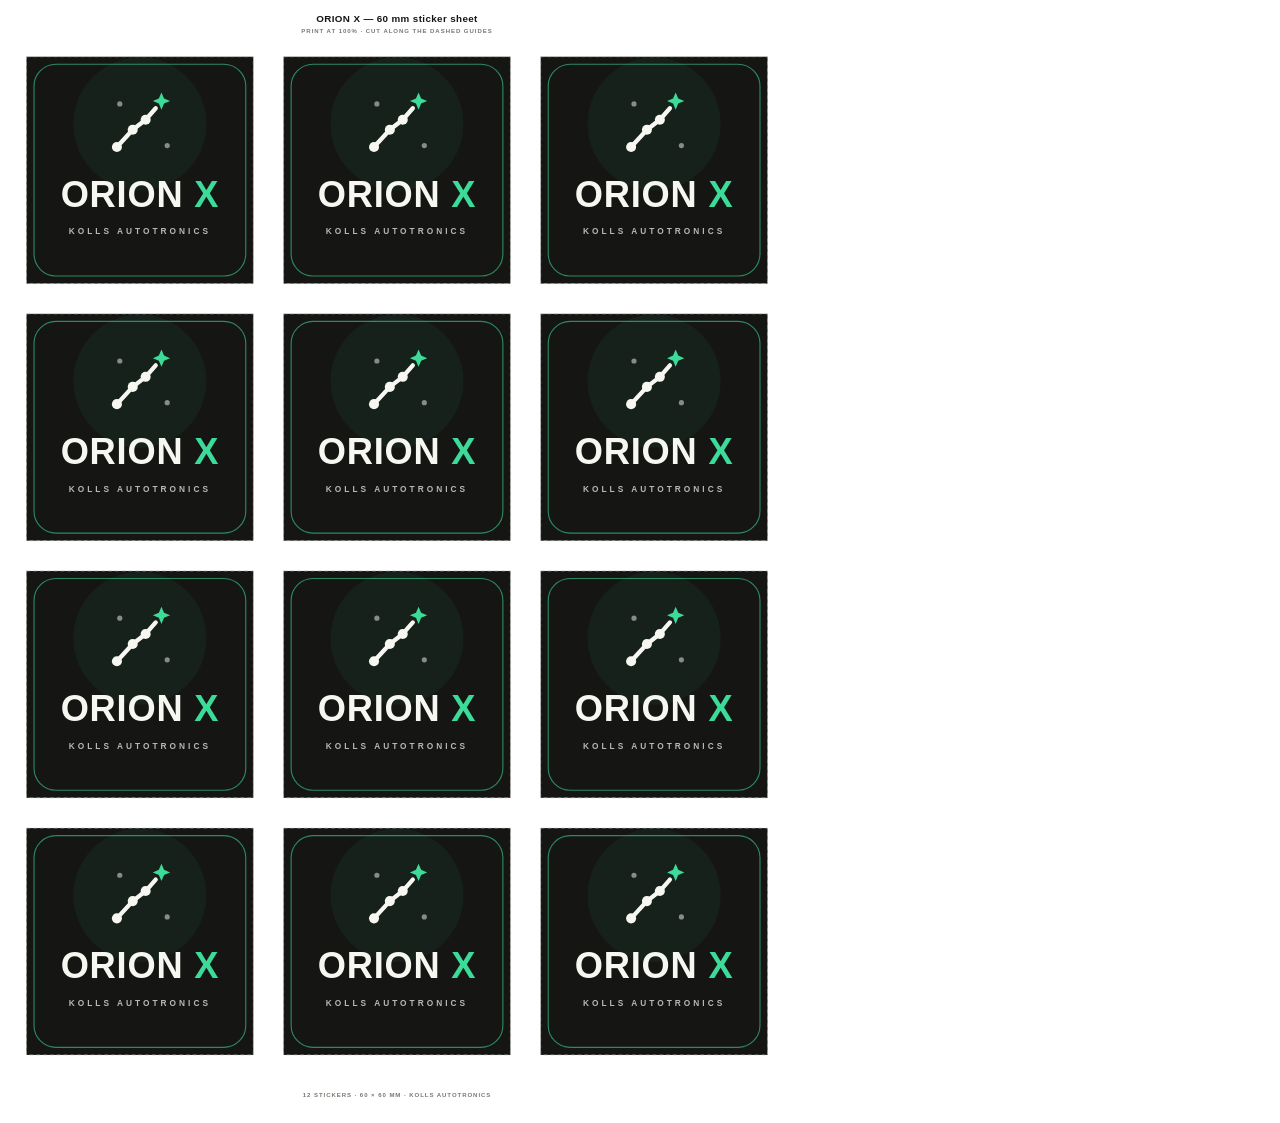
<file: branding/print-a4.html>
<!doctype html>
<html lang="en">
<head>
  <meta charset="utf-8">
  <title>Orion X sticker A4 print</title>
  <style>
    @page {
      size: 210mm 297mm;
      margin: 0;
    }

    html,
    body {
      width: 210mm;
      height: 297mm;
      margin: 0;
      padding: 0;
      background: #ffffff;
    }

    img {
      display: block;
      width: 210mm;
      height: 297mm;
    }
  </style>
</head>
<body>
  <img src="orion-x-sticker-a4.svg" alt="Orion X sticker sheet">
</body>
</html>
</file>
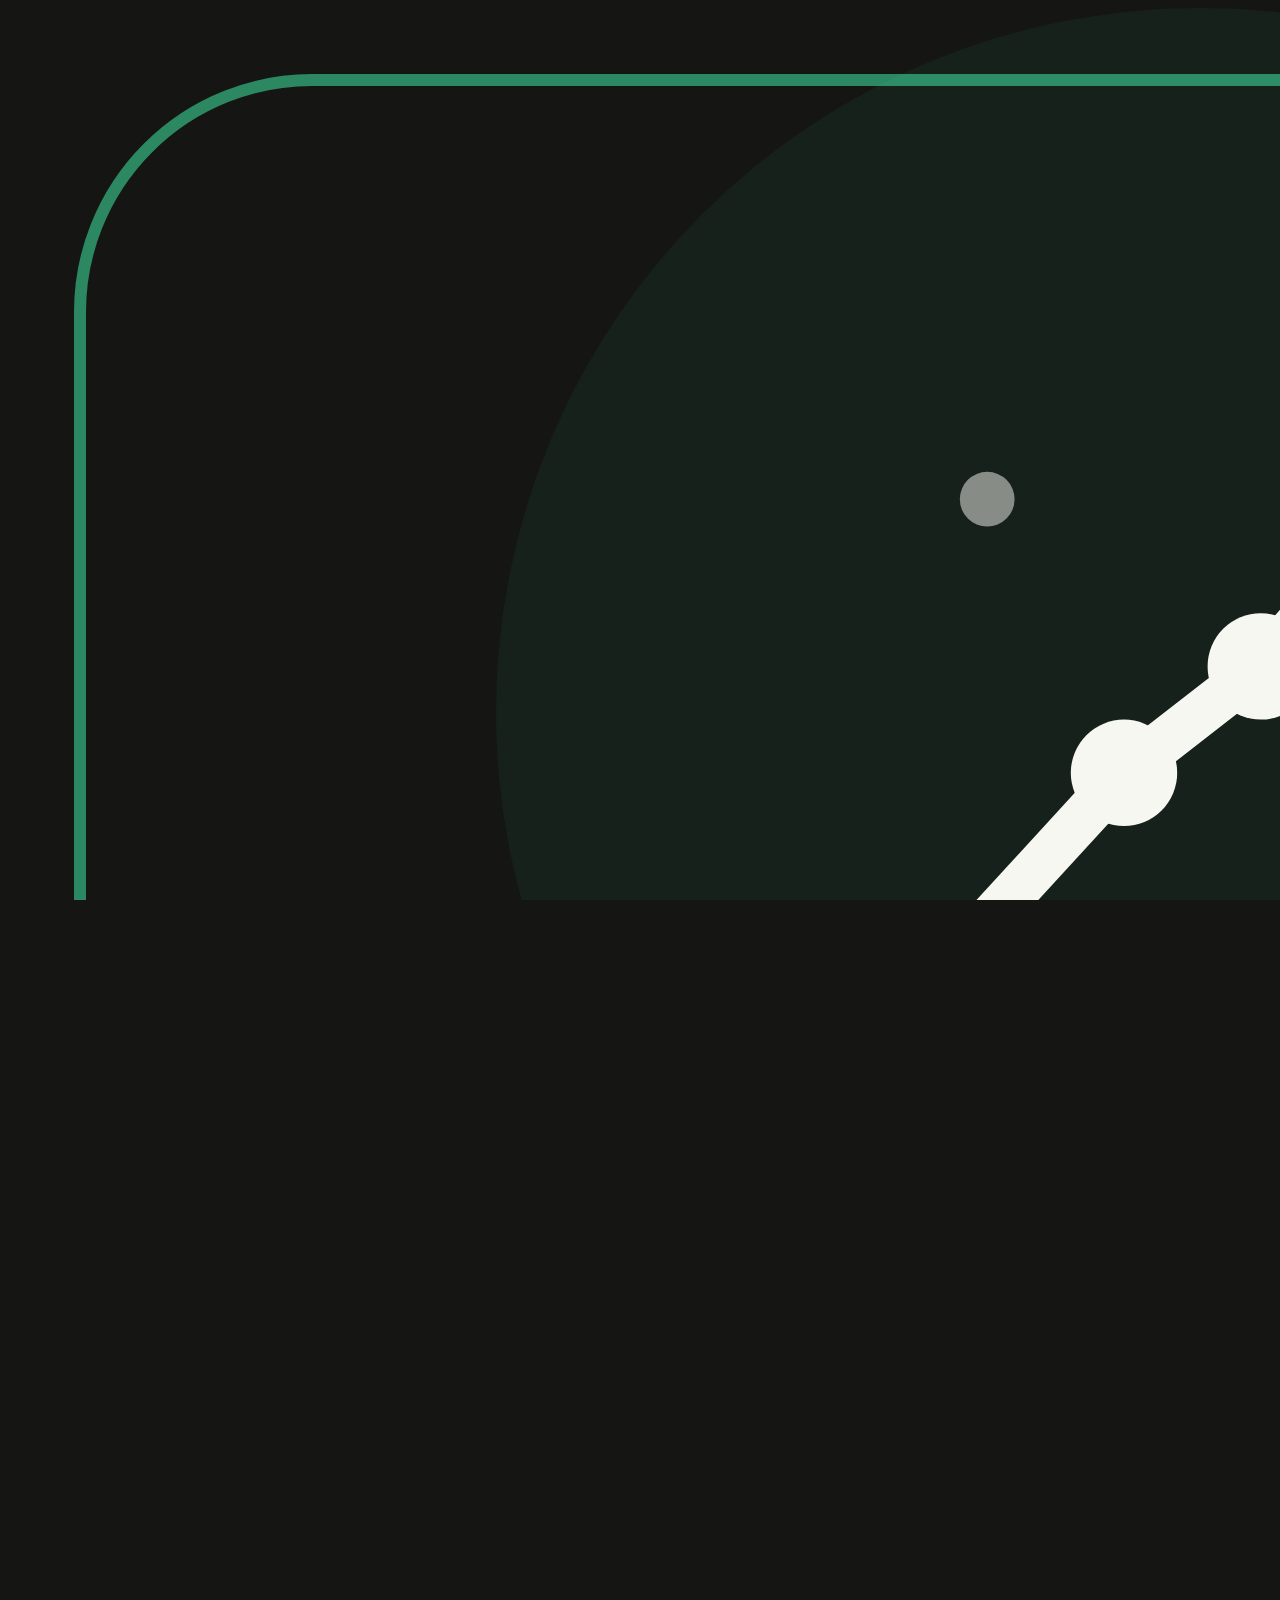
<file: branding/render-square.html>
<!doctype html>
<html lang="en">
<head>
  <meta charset="utf-8">
  <title>Orion X sticker render</title>
  <style>
    html, body {
      margin: 0;
      width: 100%;
      height: 100%;
      overflow: hidden;
      background: #151614;
    }
    img {
      display: block;
      width: 2400px;
      height: 2400px;
    }
  </style>
</head>
<body>
  <img src="orion-x-sticker.svg" alt="">
</body>
</html>
</file>
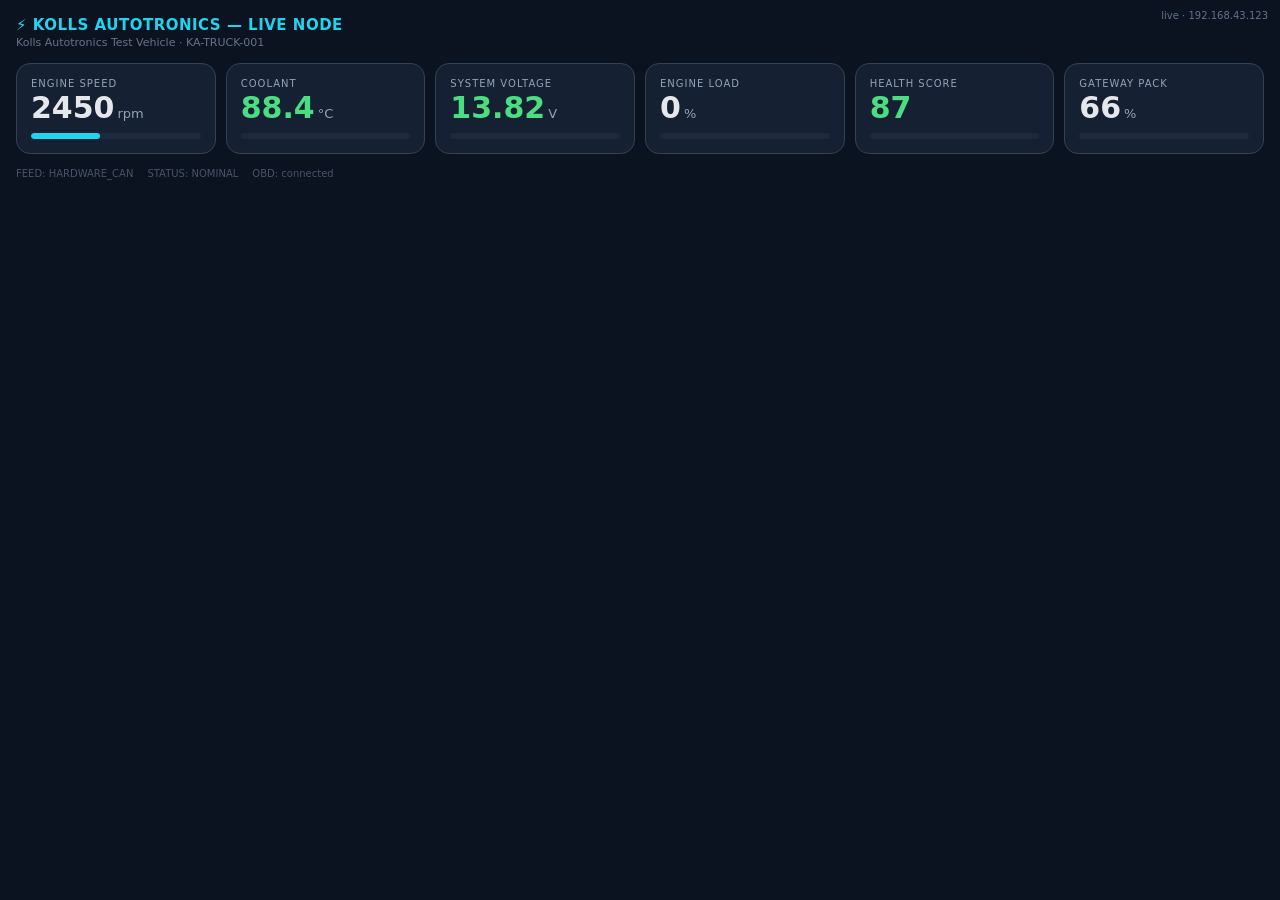
<file: docs/_demo_page_test.html>
<!DOCTYPE html><html><head><meta charset="utf-8">
<meta name="viewport" content="width=device-width,initial-scale=1">
<title>Kolls Autotronics - Live Node</title>
<style>
 body{margin:0;background:#0b1220;color:#e5e7eb;font-family:system-ui,-apple-system,sans-serif;padding:16px}
 h1{font-size:15px;color:#22d3ee;margin:0 0 2px;letter-spacing:.5px}
 .sub{color:#64748b;font-size:11px;margin-bottom:14px}
 .grid{display:grid;grid-template-columns:repeat(auto-fit,minmax(150px,1fr));gap:10px}
 .card{background:#162033;border:1px solid #334155;border-radius:14px;padding:14px}
 .lbl{font-size:10px;letter-spacing:1px;color:#94a3b8;text-transform:uppercase}
 .val{font-size:30px;font-weight:700;margin-top:4px;line-height:1}
 .unit{font-size:13px;color:#94a3b8;margin-left:3px;font-weight:400}
 .g{color:#4ade80}.y{color:#fbbf24}.r{color:#f87171}.c{color:#22d3ee}
 .bar{height:6px;background:#1e293b;border-radius:4px;margin-top:10px;overflow:hidden}
 .fill{height:100%;border-radius:4px;transition:width .4s}
 footer{margin-top:14px;font-size:10px;color:#475569;display:flex;gap:14px;flex-wrap:wrap}
 #st{position:fixed;top:10px;right:12px;font-size:10px;color:#64748b}
</style></head><body>
<div id="st">connecting…</div>
<h1>⚡ KOLLS AUTOTRONICS — LIVE NODE</h1>
<div class="sub" id="hd">Kolls Autotronics Test Vehicle</div>
<div class="grid">
 <div class="card"><div class="lbl">Engine speed</div><div class="val" id="rpm">—<span class="unit">rpm</span></div>
  <div class="bar"><div class="fill c" id="rpmf" style="width:0%"></div></div></div>
 <div class="card"><div class="lbl">Coolant</div><div class="val" id="ct">—<span class="unit">°C</span></div>
  <div class="bar"><div class="fill g" id="ctf" style="width:0%"></div></div></div>
 <div class="card"><div class="lbl">System voltage</div><div class="val" id="bv">—<span class="unit">V</span></div>
  <div class="bar"><div class="fill g" id="bvf" style="width:0%"></div></div></div>
 <div class="card"><div class="lbl">Engine load</div><div class="val" id="ld">—<span class="unit">%</span></div>
  <div class="bar"><div class="fill c" id="ldf" style="width:0%"></div></div></div>
 <div class="card"><div class="lbl">Health score</div><div class="val g" id="sc">—<span class="unit">/100</span></div>
  <div class="bar"><div class="fill g" id="scf" style="width:0%"></div></div></div>
 <div class="card"><div class="lbl">Gateway pack</div><div class="val" id="dv">—<span class="unit">%</span></div>
  <div class="bar"><div class="fill g" id="dvf" style="width:0%"></div></div></div>
</div>
<footer><span id="f1"></span><span id="f2"></span><span id="f3"></span></footer>
<script>window.fetch=async()=>({json:async()=>JSON.parse("{\"vehicle_id\":\"KA-TRUCK-001\",\"name\":\"Kolls Autotronics Test Vehicle\",\"live\":true,\"score\":87,\"battery\":\"13.82\",\"coolant\":\"88.4\",\"oil_temp\":\"95.2\",\"rpm\":2450,\"fuel\":62,\"range\":372,\"odometer_km\":128430,\"systems\":{\"engine\":95,\"cooling\":88,\"electrical\":97,\"brakes\":84},\"status\":\"NOMINAL\",\"severity\":0,\"tone\":\"good\",\"gateway\":{\"device_v\":\"3.87\",\"device_pct\":66,\"obd_detached\":false,\"disconnect_count\":0,\"can_feed\":\"HARDWARE_CAN\",\"ip\":\"192.168.43.123\",\"wifi_rssi\":-58,\"uptime_sec\":3812,\"fw_version\":\"2.2-direct\",\"tires_available\":false}}")});</script><script>
const q=id=>document.getElementById(id);
function set(id,v,cls){const e=q(id);e.className='val '+(cls||'');e.innerHTML=v;}
async function tick(){
 try{
  const d=await (await fetch('/telemetry',{cache:'no-store'})).json();
  const n=v=>v===null||v===undefined?'—':v;
  set('rpm',n(d.rpm)+'<span class="unit">rpm</span>',d.rpm>4500?'r':d.rpm>3000?'y':'');
  q('rpmf').style.width=Math.min(100,d.rpm/6000*100)+'%';
  q('rpmf').style.background=d.rpm>4500?'#f87171':d.rpm>3000?'#fbbf24':'#22d3ee';
  set('ct',n(d.coolant)+'<span class="unit">°C</span>',+d.coolant>=100?'r':+d.coolant>=90?'y':'g');
  q('ctf').style.width=Math.min(100,Math.max(0,(d.coolant-60)/60*100))+'%';
  set('bv',n(d.battery)+'<span class="unit">V</span>',+d.battery<11.8?'r':+d.battery<=12.4?'y':'g');
  q('bvf').style.width=Math.min(100,Math.max(0,(d.battery-11)/4*100))+'%';
  set('ld',n(d.load_pct||0)+'<span class="unit">%</span>','');
  q('ldf').style.width=(d.load_pct||0)+'%';
  set('sc',n(d.score),d.score>=80?'g':d.score>=60?'y':'r');
  q('scf').style.width=n(d.score)+'%';
  set('dv',(d.gateway?d.gateway.device_pct:'—')+'<span class="unit">%</span>',d.gateway&&d.gateway.device_pct<20?'r':'');
  q('dvf').style.width=(d.gateway?d.gateway.device_pct:0)+'%';
  q('hd').textContent=(d.name||'')+' · '+(d.vehicle_id||'');
  q('f1').textContent='FEED: '+(d.gateway?d.gateway.can_feed:'—');
  q('f2').textContent='STATUS: '+(d.status||'—');
  q('f3').textContent='OBD: '+(d.gateway&&d.gateway.obd_detached?'DETACHED':'connected');
  q('st').textContent='live · '+(d.gateway?d.gateway.ip:'');
 }catch(e){q('st').textContent='device offline'}
}
tick();setInterval(tick,1000);
</script></body></html>
</file>
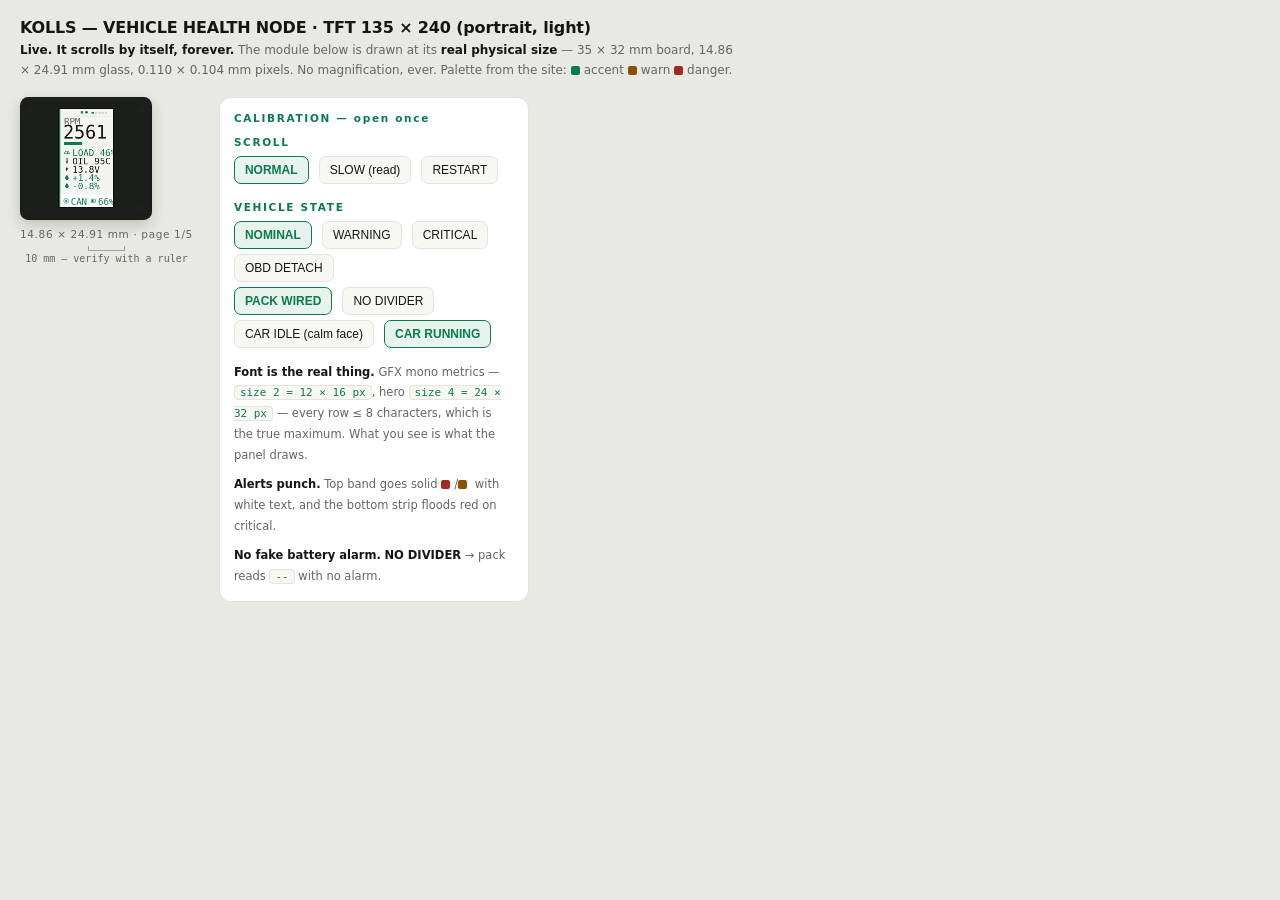
<file: docs/tft-mockup-1.4.html>
<!DOCTYPE html>
<html lang="en">
<head>
<meta charset="utf-8">
<meta name="viewport" content="width=device-width,initial-scale=1">
<title>KOLLS TFT — 135×240 at true physical size</title>
<style>
  :root{
    /* px per mm. Calibrated against a bank card; saved. Used for EVERYthing below. */
    --ppmm:3.7795;
    /* the glass is 14.864 x 24.912 mm at 135 x 240 px  =>  scale = px/mm * 14.864 / 135 */
    --z:calc(14.864 * var(--ppmm) / 135);
    /* KOLLS web-app LIGHT tokens */
    --bg:#f4f4f1; --surface:#ffffff; --surface-2:#f7f7f3; --track:#efefea;
    --ink:#151614; --muted:#64665f;
    --border:#e4e4dd; --border-strong:#d3d3ca; --dotoff:#d3d3ca;
    --accent:#0b7a53; --warn:#8a5200; --danger:#9e2a21;
  }
  *{box-sizing:border-box}
  body{margin:0;background:#e9e9e3;color:var(--ink);
       font-family:'Manrope',system-ui,-apple-system,'Segoe UI',sans-serif;padding:18px 20px 40px}
  h1{font-size:16px;margin:0 0 3px;font-weight:800;letter-spacing:-.01em}
  .sub{color:var(--muted);font-size:12px;margin-bottom:16px;line-height:1.7;max-width:720px}
  .sub b{color:var(--ink)}
  .stage{display:flex;gap:26px;align-items:flex-start;flex-wrap:wrap}
  .devcol{width:max-content;max-width:100%}

  /* ==== THE MODULE: a real 35 x 32 mm PCB, glass 14.86 x 24.91 mm ==== */
  .module{width:calc(35 * var(--ppmm) * 1px);height:calc(32.5 * var(--ppmm) * 1px);
          background:#1c1e1b;border-radius:calc(2.2 * var(--ppmm) * 1px);
          display:flex;align-items:center;justify-content:center;
          box-shadow:0 5px 14px #1516142e, inset 0 0 0 1px #00000022;position:relative}
  .hole{position:absolute;width:calc(1.4 * var(--ppmm) * 1px);height:calc(1.4 * var(--ppmm) * 1px);
        border-radius:50%;background:#12131033;box-shadow:inset 0 0 0 1px #33362f66}
  .glass{width:calc(135px * var(--z));height:calc(240px * var(--z));overflow:hidden;
         border:1px solid #0b0c0a;position:relative;background:#f4f4f1}
  .lcd{width:135px;height:240px;background:var(--bg);overflow:hidden;position:relative;
       transform:scale(var(--z));transform-origin:top left;
       /* GFX monospace metrics: size2 = 12x16 px, size4 = 24x32 px */
       font-family:Consolas,"Cascadia Mono","DejaVu Sans Mono",monospace;
       -webkit-font-smoothing:antialiased}
  .cap{font-size:10.5px;color:var(--muted);text-align:center;margin-top:8px;letter-spacing:.06em}

  .viewport{position:absolute;left:0;top:0;width:135px;height:204px;overflow:hidden}
  .strip{position:absolute;left:0;top:0;width:135px;will-change:transform}
  .page{position:relative;width:135px;height:204px}

  .hero{position:absolute;font-size:43.8px;line-height:32px;font-weight:400;letter-spacing:0;white-space:pre}
  .unit{position:absolute;font-size:21.9px;line-height:16px;letter-spacing:0;color:var(--muted);white-space:pre}
  .row{position:absolute;font-size:21.9px;line-height:16px;letter-spacing:0;white-space:pre}
  .rule{position:absolute;background:var(--border)}
  .bar{position:absolute;height:6px;background:var(--track)}
  .bar i{display:block;height:100%}

  .dot{position:absolute;top:5px;width:6px;height:6px;border-radius:50%}
  .pgdot{position:absolute;top:7px;width:6px;height:4px;border-radius:1px}
  .sevbar{position:absolute;left:0;top:0;width:3px;height:240px;z-index:5}
  .comp{position:absolute;left:0;bottom:0;width:135px;height:36px;background:var(--surface)}
  .calm{position:absolute;left:0;top:0;width:135px;height:204px}

  /* ---- 10 mm check bar ---- */
  .ruler{width:calc(10 * var(--ppmm) * 1px);height:5px;
         border-left:1px solid #15161455;border-right:1px solid #15161455;border-bottom:1px solid #15161455}
  .mmnote{text-align:center;font:10px Consolas,monospace;color:var(--muted);margin-top:2px}

  /* ---- controls ---- */
  .ctl{background:#fff;border:1px solid var(--border);border-radius:12px;padding:14px;width:310px;max-width:96vw}
  .ctl h3{font-size:10.5px;letter-spacing:.16em;color:var(--accent);margin:0 0 8px;font-weight:800}
  .btn{background:var(--surface-2);color:var(--ink);border:1px solid var(--border);border-radius:7px;
       padding:6px 10px;font:12px 'Manrope',sans-serif;cursor:pointer;margin:0 5px 5px 0}
  .btn:hover{border-color:var(--accent);color:var(--accent)}
  .btn.on{background:#e7f3ec;border-color:var(--accent);color:var(--accent);font-weight:700}
  .note{font-size:11.5px;color:var(--muted);line-height:1.8;margin-top:9px}
  .note b{color:var(--ink)}
  .k{background:var(--surface-2);border:1px solid var(--border);border-radius:4px;padding:0 5px;
     color:var(--accent);font:11px Consolas,monospace}
  .sw{display:inline-block;width:9px;height:9px;border-radius:2px;margin-right:4px;vertical-align:-1px}
  details{margin:0 0 6px}
  summary{cursor:pointer;font-size:10.5px;letter-spacing:.16em;color:var(--accent);
          font-weight:800;outline:none;list-style:none}
  summary::-webkit-details-marker{display:none}
  input[type=range]{width:100%;accent-color:#0b7a53;margin-top:2px}
  .card{width:calc(85.60 * var(--ppmm) * 1px);height:calc(53.98 * var(--ppmm) * 1px);
        max-width:100%;border:1.5px dashed var(--danger);border-radius:calc(3.18 * var(--ppmm) * 1px);
        display:flex;align-items:center;justify-content:center;text-align:center;
        color:var(--muted);font-size:10px;line-height:1.5;padding:4px;margin:6px 0 4px}
  .mm{font:11px Consolas,monospace;color:var(--ink)}
</style>
</head>
<body>
<h1>KOLLS — VEHICLE HEALTH NODE · TFT 135 × 240 (portrait, light)</h1>
<div class="sub">
  <b>Live. It scrolls by itself, forever.</b> The module below is drawn at its
  <b>real physical size</b> — 35 × 32 mm board, 14.86 × 24.91 mm glass, 0.110 × 0.104 mm
  pixels. No magnification, ever.
  Palette from the site:
  <span class="sw" style="background:#0b7a53"></span>accent
  <span class="sw" style="background:#8a5200"></span>warn
  <span class="sw" style="background:#9e2a21"></span>danger.
</div>

<div class="stage">
  <div class="devcol">
    <div class="module">
      <div class="hole" style="left:6%;top:8%"></div>
      <div class="hole" style="right:6%;top:8%"></div>
      <div class="hole" style="left:6%;bottom:8%"></div>
      <div class="hole" style="right:6%;bottom:8%"></div>
      <div class="glass">
        <div class="lcd" id="lcd">
          <div class="viewport"><div class="strip" id="strip"></div></div>
          <div class="comp" id="comp"></div>
          <div class="sevbar" id="sevbar"></div>
        </div>
      </div>
    </div>
    <div class="cap" id="cap">14.86 × 24.91 mm · page 1/5</div>
    <div style="display:flex;justify-content:center;margin-top:6px"><div class="ruler"></div></div>
    <div class="mmnote">10 mm — verify with a ruler</div>
  </div>

  <div class="ctl">
    <details>
      <summary>CALIBRATION — open once</summary>
      <div class="card">85.60 mm<br>hold a bank card here</div>
      <input type="range" id="ppmm" min="2.0" max="8.0" step="0.01" value="3.7795"
             oninput="setPpmm(this.value)">
      <div class="note mm" id="ppmmLabel">3.78 px/mm · card = 85.60 mm</div>
      <div class="note">Slide until the dashed outline matches a real bank card exactly.
        It is saved, and the module holds that size forever.</div>
    </details>

    <h3 style="margin-top:12px">SCROLL</h3>
    <div>
      <button class="btn on" data-speed="0" onclick="speed(0)">NORMAL</button>
      <button class="btn" data-speed="1" onclick="speed(1)">SLOW (read)</button>
      <button class="btn" onclick="restart()">RESTART</button>
    </div>

    <h3 style="margin-top:12px">VEHICLE STATE</h3>
    <div>
      <button class="btn on" id="s0" onclick="sev(0)">NOMINAL</button>
      <button class="btn" id="s1" onclick="sev(1)">WARNING</button>
      <button class="btn" id="s2" onclick="sev(2)">CRITICAL</button>
      <button class="btn" id="s3" onclick="sev(3)">OBD DETACH</button>
    </div>
    <div>
      <button class="btn on" id="p1" onclick="pack(1)">PACK WIRED</button>
      <button class="btn" id="p0" onclick="pack(0)">NO DIVIDER</button>
    </div>
    <div>
      <button class="btn" id="idle" onclick="idle(1)">CAR IDLE (calm face)</button>
      <button class="btn on" id="run" onclick="idle(0)">CAR RUNNING</button>
    </div>

    <div class="note">
      <b>Font is the real thing.</b> GFX mono metrics — <span class="k">size 2 = 12 × 16 px</span>,
      hero <span class="k">size 4 = 24 × 32 px</span> — every row ≤ 8 characters, which is the
      true maximum. What you see is what the panel draws.
    </div>
    <div class="note">
      <b>Alerts punch.</b> Top band goes solid
      <span class="sw" style="background:#9e2a21"></span>/<span class="sw" style="background:#8a5200"></span>
      with white text, and the bottom strip floods red on critical.
    </div>
    <div class="note">
      <b>No fake battery alarm.</b> <b>NO DIVIDER</b> → pack reads <span class="k">--</span> with no alarm.
    </div>
  </div>
</div>

<script>
/* ===================================================================
   135 x 240 device pixels, portrait. Viewport = top 204 px; the last
   36 px are the pinned complication strip (never scrolls).
   =================================================================== */
const VIEW = 204, N = 5;
const C = { bg:'#f4f4f1', surf:'#ffffff', ink:'#151614', muted:'#64665f',
            line:'#e4e4dd', track:'#efefea', dotoff:'#d3d3ca',
            acc:'#0b7a53', warn:'#8a5200', dang:'#9e2a21' };

let sevState = 0, packWired = 1, isIdle = 0, slowMode = 0, cur = 0;

/* ---- simulated telemetry ------------------------------------------- */
const T = { rpm:2450, load:45, coolant:88.4, oil:95.2, iat:29, volt:13.82,
            stft:1.2, ltft:-0.8, pack:66, packV:3.87,
            drops:0, health:87, eng:95, cool:88, elec:97, brk:84,
            rssi:-58, uptime:3812, pids:9, ip:'.42' };

setInterval(() => {
  T.rpm     = clamp(T.rpm + rnd(260), 700, 4600);
  T.load    = clamp(T.load + rnd(8), 8, 95);
  T.coolant = fix1(T.coolant + rndF(.25), 78, 104);
  T.oil     = fix1(T.oil + rndF(.20), 80, 118);
  T.iat     = clamp(T.iat + rnd(1), 18, 55);
  T.volt    = +clamp(T.volt + rndF(.06), 11.4, 14.6).toFixed(2);
  T.stft    = +clamp(T.stft + rndF(.5), -12, 12).toFixed(1);
  T.ltft    = +clamp(T.ltft + rndF(.4), -12, 12).toFixed(1);
  T.pack    = Math.max(4, T.pack - 0.04);
  T.packV   = +(3.2 + (T.pack / 100) * 0.9).toFixed(2);
  T.rssi    = clamp(T.rssi + rnd(2), -84, -42);
  T.uptime++;
  redraw();
}, 500);

function rnd(a){ return Math.round((Math.random() - .5) * a); }
function rndF(a){ return (Math.random() - .5) * a; }
function clamp(v,a,b){ return Math.min(b, Math.max(a, v)); }
function fix1(v,a,b){ return +clamp(v,a,b).toFixed(1); }

/* ---- colour logic (identical to what the firmware will do) --------- */
const sevCol  = () => sevState === 0 ? C.acc : sevState === 1 ? C.warn : C.dang;
const rpmCol  = v => v >= 4500 ? C.dang : v >= 3000 ? C.warn : C.ink;
const coolCol = v => v >= 100 ? C.dang : v >= 90 ? C.warn : C.ink;
const voltCol = v => v < 11.8 ? C.dang : v <= 12.4 ? C.warn : C.ink;
const trimCol = v => Math.abs(v) > 8 ? C.dang : Math.abs(v) > 5 ? C.warn : C.acc;
const scoreCol = s => s >= 80 ? C.acc : s >= 60 ? C.warn : C.dang;

/* ---- primitives ---------------------------------------------------- */
/* watchOS pattern: small muted LABEL above, big number below.
   Max 4 digits at 24 px advance => 96 px, so the number never hits the edge. */
const label = t => `<div class="unit" style="left:12px;top:22px">${t}</div>`;
const hero  = (v,c) => `<div class="hero" style="left:10px;top:40px;color:${c}">${v}</div>`;
const rule  = y => `<div class="rule" style="left:10px;top:${y}px;width:115px;height:1px"></div>`;
const bar   = (y,pct,col) => `<div class="bar" style="left:12px;top:${y}px;width:111px">
  <i style="width:${Math.max(0,Math.min(100,pct))}%;background:${col}"></i></div>`;

const isAlert = col => col === C.warn || col === C.dang;

/* alert rows get a SOLID band + white text - tinted text is invisible on white */
function row(y, icon, txt, col){
  if (isAlert(col)){
    return `<div style="position:absolute;left:6px;top:${y-3}px;width:124px;height:20px;background:${col}"></div>
            <div style="position:absolute;left:12px;top:${y-2}px;filter:brightness(0) invert(1)">${icon}</div>
            <div class="row" style="left:32px;top:${y}px;color:#fff">${txt}</div>`;
  }
  return `<div style="position:absolute;left:12px;top:${y-2}px">${icon}</div>
          <div class="row" style="left:32px;top:${y}px;color:${col}">${txt}</div>`;
}

/* the single worst fault (<= 8 chars) drives the top band */
function topFault(){
  if (sevState === 3)          return { t:'CAN LOST',  c:C.dang };
  if (T.oil >= 110)            return { t:'OIL HOT',   c:C.dang };
  if (T.coolant >= 100)        return { t:'OVERHEAT',  c:C.dang };
  if (T.volt < 11.8)           return { t:'LOW VOLT',  c:C.dang };
  if (T.rpm >= 4500)           return { t:'OVER-REV',  c:C.dang };
  if (Math.abs(T.stft) > 8 || Math.abs(T.ltft) > 8) return { t:'TRIM HI',   c:C.dang };
  if (T.load > 80)             return { t:'HIGH LOAD', c:C.warn };
  if (T.coolant >= 90)         return { t:'RUN HOT',   c:C.warn };
  if (Math.abs(T.stft) > 5 || Math.abs(T.ltft) > 5) return { t:'TRIM WARN', c:C.warn };
  if (sevState === 2)          return { t:'CRITICAL',  c:C.dang };
  if (sevState === 1)          return { t:'WARNING',   c:C.warn };
  return null;
}

/* top band: fault banner when there is one, page dots when there isn't */
function alertBand(active){
  const f = topFault();
  if (f){
    return `<div style="position:absolute;left:0;top:0;width:135px;height:18px;background:${f.c}"></div>
            <div class="row" style="left:5px;top:1px;color:#fff">!${f.t}</div>`;
  }
  let d = '';
  for (let i=0;i<N;i++)
    d += `<div class="pgdot" style="left:${78+i*8}px;background:${i===active?C.acc:C.dotoff}"></div>`;
  return `<div class="dot" style="left:52px;background:${sevCol()}"></div>
          <div class="dot" style="left:63px;background:${sevState===3?C.dang:C.acc}"></div>${d}
          ${rule(18)}`;
}
const rail = active => alertBand(active);

/* ---- 14 x 14 icons (mirror the GFX primitives) --------------------- */
const ic = {
  therm:c=>`<svg width="14" height="14" viewBox="0 0 16 16"><rect x="6" y="0.5" width="4" height="9" rx="1" fill="none" stroke="${c}" stroke-width="1.7"/><circle cx="8" cy="12.4" r="3.4" fill="${c}"/></svg>`,
  batt:(c,f)=>`<svg width="14" height="14" viewBox="0 0 16 16"><rect x="0.6" y="3.4" width="12.4" height="9.2" rx="1" fill="none" stroke="${c}" stroke-width="1.6"/><rect x="13.4" y="6.4" width="2" height="3.2" fill="${c}"/><rect x="2.2" y="5" width="${8.4*f}" height="6" fill="${c}"/></svg>`,
  bolt:c=>`<svg width="14" height="14" viewBox="0 0 16 16"><path d="M9.6 0.6 3.4 9.2h3.2l-1 6.2 6.4-9.2H8.6z" fill="${c}"/></svg>`,
  gauge:c=>`<svg width="14" height="14" viewBox="0 0 16 16"><path d="M1 12h14M1 12A7 7 0 0 1 15 12" fill="none" stroke="${c}" stroke-width="1.7"/><line x1="8" y1="12" x2="11.6" y2="6.2" stroke="${c}" stroke-width="2"/></svg>`,
  drop:c=>`<svg width="14" height="14" viewBox="0 0 16 16"><path d="M8 0.8S3.2 7.4 3.2 10.2a4.8 4.8 0 0 0 9.6 0C12.8 7.4 8 0.8 8 0.8z" fill="${c}"/></svg>`,
  can:c=>`<svg width="14" height="14" viewBox="0 0 16 16"><circle cx="8" cy="8" r="6.6" fill="none" stroke="${c}" stroke-width="1.6"/><circle cx="8" cy="8" r="2.8" fill="${c}"/></svg>`,
  link:c=>`<svg width="14" height="14" viewBox="0 0 16 16"><path d="M6.2 9.8 3.4 12.6a2.9 2.9 0 0 1-4.1-4.1L2 5.8a2.9 2.9 0 0 1 4.1 0" transform="translate(2,1)" fill="none" stroke="${c}" stroke-width="1.7"/><path d="M9.8 6.2 12.6 3.4a2.9 2.9 0 0 0-4.1-4.1L5.8 2a2.9 2.9 0 0 0 0 4.1" transform="translate(2,1)" fill="none" stroke="${c}" stroke-width="1.7"/></svg>`,
  shield:c=>`<svg width="14" height="14" viewBox="0 0 16 16"><path d="M8 0.6 14.2 3.2v4.9c0 4.4-3.4 6.4-6.2 7.3-2.8-.9-6.2-2.9-6.2-7.3V3.2z" fill="none" stroke="${c}" stroke-width="1.6"/></svg>`,
  wheel:c=>`<svg width="14" height="14" viewBox="0 0 16 16"><circle cx="8" cy="8" r="6.6" fill="none" stroke="${c}" stroke-width="1.6"/><circle cx="8" cy="8" r="2.2" fill="${c}"/></svg>`,
  chip:c=>`<svg width="14" height="14" viewBox="0 0 16 16"><rect x="4" y="4" width="8" height="8" rx="1" fill="none" stroke="${c}" stroke-width="1.6"/><path d="M6 0.8v3.2M10 0.8v3.2M6 12v3.2M10 12v3.2M0.8 6h3.2M0.8 10h3.2M12 6h3.2M12 10h3.2" stroke="${c}" stroke-width="1.5"/></svg>`
};

/* ---- pages: hero + 5 rows, every string <= 8 chars ----------------- */
function pageDrive(){
  const rc = rpmCol(T.rpm);
  return rail(0) +
    label('RPM') + hero(String(T.rpm), rc) +
    bar(80, (T.rpm / 6500) * 100, rc === C.ink ? C.acc : rc) +
    row(98,  ic.gauge(T.load > 80 ? C.dang : C.acc), 'LOAD ' + T.load + '%', T.load > 80 ? C.dang : C.acc) +
    row(118, ic.therm(T.oil >= 110 ? C.dang : C.muted), 'OIL ' + Math.round(T.oil) + 'C', T.oil >= 110 ? C.dang : C.ink) +
    row(138, ic.bolt(voltCol(T.volt)), T.volt.toFixed(1) + 'V', voltCol(T.volt)) +
    row(158, ic.drop(trimCol(T.stft)), (T.stft >= 0 ? '+' : '') + T.stft.toFixed(1) + '%', trimCol(T.stft)) +
    row(178, ic.drop(trimCol(T.ltft)), (T.ltft >= 0 ? '+' : '') + T.ltft.toFixed(1) + '%', trimCol(T.ltft));
}

function pageThermal(){
  return rail(1) +
    label('COOLANT') + hero(T.coolant.toFixed(1), coolCol(T.coolant)) +
    rule(80) +
    row(98,  ic.therm(T.oil >= 110 ? C.dang : C.muted), 'OIL ' + Math.round(T.oil) + 'C', T.oil >= 110 ? C.dang : C.ink) +
    row(118, ic.therm(C.muted), 'IAT ' + Math.round(T.iat) + 'C', C.ink) +
    row(138, ic.gauge(C.acc), 'LOAD ' + T.load + '%', T.load > 80 ? C.dang : C.acc) +
    row(158, ic.bolt(voltCol(T.volt)), T.volt.toFixed(1) + 'V', voltCol(T.volt)) +
    row(178, ic.shield(C.acc), 'HLTH ' + T.health, scoreCol(T.health));
}

function pagePower(){
  const pct = packWired ? Math.round(T.pack) : null;
  const pc  = !packWired ? C.muted : (pct < 20 ? C.dang : C.acc);
  return rail(2) +
    label('CAR VOLT') + hero(T.volt.toFixed(2), voltCol(T.volt)) +
    rule(80) +
    row(98,  ic.batt(pc, packWired ? T.pack/100 : 0), packWired ? pct + '%' : '--', pc) +
    row(118, ic.batt(C.muted, packWired ? T.pack/100 : 0), packWired ? T.packV.toFixed(2)+'V' : 'NO DIV', packWired ? C.ink : C.muted) +
    row(138, ic.chip(C.muted), 'ESP32', C.ink) +
    row(158, ic.shield(C.acc), 'HLTH ' + T.health, scoreCol(T.health)) +
    row(178, ic.wheel(C.muted), T.rpm + 'rpm', C.muted);
}

function pageHealth(){
  return rail(3) +
    label('HEALTH') + hero(String(T.health), scoreCol(T.health)) +
    rule(80) +
    row(98,  ic.gauge(C.acc),   'ENG ' + T.eng + '%',   T.eng >= 80 ? C.acc : C.warn) +
    row(118, ic.therm(C.warn),  'COOL ' + T.cool + '%', T.cool >= 80 ? C.acc : C.warn) +
    row(138, ic.bolt(C.acc),    'ELEC ' + T.elec + '%', T.elec >= 80 ? C.acc : C.warn) +
    row(158, ic.wheel(C.muted), 'BRK ' + T.brk + '%',   T.brk >= 80 ? C.ink : C.warn) +
    row(178, ic.shield(T.drops ? C.dang : C.muted), 'DROPS ' + T.drops, T.drops ? C.dang : C.ink);
}

function pageLink(){
  return rail(4) +
    label('WIFI dBm') + hero(String(T.rssi), T.rssi < -75 ? C.warn : C.ink) +
    rule(80) +
    row(98,  ic.link(C.acc), 'MQTT OK', C.acc) +
    row(118, ic.can(sevState === 3 ? C.dang : C.acc), sevState === 3 ? 'CAN DET' : 'CAN LIVE', sevState === 3 ? C.dang : C.acc) +
    row(138, ic.chip(C.muted), 'IP ' + T.ip, C.muted) +
    row(158, ic.wheel(C.muted), 'UP ' + upTime(), C.muted) +
    row(178, ic.shield(C.acc), 'PIDS ' + T.pids, C.acc);
}

function upTime(){
  const m = Math.floor(T.uptime / 60) % 100, s = T.uptime % 60;
  return String(m).padStart(2,'0') + ':' + String(s).padStart(2,'0');
}

/* ---- calm always-on face ------------------------------------------ */
function calmFace(){
  return `<div class="calm">
    ${rail(0)}
    ${label('STATUS')}
    ${hero(sevState===0?'OK':sevState===1?'WARN':'CRIT', sevCol())}
    ${rule(80)}
    ${row(98,  ic.shield(C.acc), 'HLTH ' + T.health, scoreCol(T.health))}
    ${row(118, ic.batt(packWired?C.acc:C.muted, packWired?T.pack/100:0), packWired ? Math.round(T.pack)+'%' : '--', packWired?C.acc:C.muted)}
    ${row(138, ic.therm(C.muted), 'COOL ' + Math.round(T.coolant) + 'C', coolCol(T.coolant))}
    ${row(158, ic.bolt(voltCol(T.volt)), T.volt.toFixed(1) + 'V', voltCol(T.volt))}
    ${row(178, ic.wheel(C.muted), 'IDLE ' + upTime(), C.muted)}
  </div>`;
}

const PAGES = [pageDrive, pageThermal, pagePower, pageHealth, pageLink];

/* ---- pinned complication strip (204..240) -------------------------- */
function drawComp(){
  const pct  = packWired ? Math.round(T.pack) : null;
  const f    = topFault();
  const crit = !!(f && f.c === C.dang);
  const det  = sevState === 3;
  const canC = crit || det ? '#fff' : C.acc;
  const valC = crit ? '#fff' : (!packWired ? C.muted : (pct < 20 ? C.dang : C.acc));
  const comp = document.getElementById('comp');
  comp.style.background = crit ? C.dang : C.surf;
  comp.innerHTML = `
    <div class="rule" style="left:8px;top:0;width:119px;height:1px;background:${crit ? '#ffffff55' : C.line}"></div>
    <div style="position:absolute;left:10px;top:9px;filter:${crit ? 'brightness(0) invert(1)' : 'none'}">${ic.can(C.acc)}</div>
    <div class="row" style="left:28px;top:12px;color:${canC}">${det ? 'DET' : 'CAN'}</div>
    <div class="rule" style="left:70px;top:10px;width:1px;height:18px;background:${crit ? '#ffffff55' : C.line}"></div>
    <div style="position:absolute;left:76px;top:9px;filter:${crit ? 'brightness(0) invert(1)' : 'none'}">${ic.batt(C.acc, packWired?T.pack/100:0)}</div>
    <div class="row" style="left:94px;top:12px;color:${valC}">${packWired ? pct + '%' : '--'}</div>`;
  document.getElementById('sevbar').style.background = crit ? C.dang : sevCol();
}

/* ---- render / scroll ---------------------------------------------- */
const stripEl = document.getElementById('strip');
function drawA(){ const a=document.getElementById('pA'); if(a) a.innerHTML = PAGES[cur](); }
function drawB(){ const b=document.getElementById('pB'); if(b) b.innerHTML = PAGES[(cur+1)%N](); }
function redraw(){ if (isIdle) return; drawA(); drawB(); drawComp(); }

function build(){
  stripEl.innerHTML = `<div class="page" id="pA">${PAGES[cur]()}</div>
                       <div class="page" id="pB">${PAGES[(cur+1)%N]()}</div>`;
  drawComp();
  cap();
}

let prog = 0, last = 0, hold = 0, moving = false;
const GLIDE = () => slowMode ? 3200 : 1600;   // ms to slide one full page
const HOLD  = () => slowMode ? 5200 : 4200;   // ms standing still

function frame(t){
  const dt = Math.min(64, t - last); last = t;

  if (isIdle){ drawComp(); requestAnimationFrame(frame); return; }

  if (moving){
    prog += dt / GLIDE();
    if (prog >= 1){
      cur = (cur + 1) % N;
      prog = 0; moving = false; hold = 0;
      build();
      stripEl.style.transform = 'translateY(0px)';
    } else {
      /* content moves UP => the next page rises from the bottom (normal scroll down) */
      stripEl.style.transform = `translateY(${(-prog * VIEW).toFixed(2)}px)`;
    }
  } else {
    hold += dt;
    if (hold >= HOLD()){ moving = true; hold = 0; drawB(); }
  }
  requestAnimationFrame(frame);
}

/* ---- controls ------------------------------------------------------ */
let ppmm = 3.7795;   /* CSS px per mm; 96 dpi assumption, user-calibrated */

function cap(){
  const where = isIdle ? 'calm' : `page ${cur + 1}/${N}`;
  document.getElementById('cap').textContent = `14.86 × 24.91 mm · ${where}`;
}
function setPpmm(v){
  ppmm = Number(v);
  document.documentElement.style.setProperty('--ppmm', ppmm);
  const lb = document.getElementById('ppmmLabel');
  if (lb) lb.textContent = `${ppmm.toFixed(2)} px/mm · card = 85.60 mm`;
  try { localStorage.setItem('kolls_ppmm', String(ppmm)); } catch (e) {}
}
function speed(s){
  slowMode = s;
  document.querySelectorAll('[data-speed]').forEach(b =>
    b.classList.toggle('on', Number(b.dataset.speed) === s));
}
function sev(v){
  sevState = v;
  for (let i=0;i<4;i++) document.getElementById('s'+i).classList.toggle('on', i===v);
  redraw();
}
function pack(w){
  packWired = w;
  document.getElementById('p1').classList.toggle('on', w === 1);
  document.getElementById('p0').classList.toggle('on', w === 0);
  redraw();
}
function idle(v){
  isIdle = v;
  document.getElementById('idle').classList.toggle('on', v === 1);
  document.getElementById('run').classList.toggle('on', v === 0);
  if (v){ stripEl.innerHTML = calmFace(); stripEl.style.transform = 'translateY(0px)'; }
  else  { build(); stripEl.style.transform = 'translateY(0px)'; }
  drawComp();
  cap();
}
function restart(){
  cur = 0; prog = 0; moving = false; hold = 0;
  build();
  stripEl.style.transform = 'translateY(0px)';
}

/* ---- init ------------------------------------------------------------
   ?page=1..5  ?sev=0..3  ?pack=0|1  ?idle=0|1  ?ppmm=3.8   (for deep links)
   -------------------------------------------------------------------- */
const q = new URLSearchParams(location.search);
try {
  const saved = localStorage.getItem('kolls_ppmm');
  if (saved && !q.has('ppmm')) ppmm = Number(saved) || ppmm;
} catch (e) {}
if (q.has('ppmm')) ppmm = Math.min(8, Math.max(2, Number(q.get('ppmm')) || ppmm));
if (q.has('sev'))  sevState  = Math.min(3, Math.max(0, Number(q.get('sev')) || 0));
if (q.has('pack')) packWired = q.get('pack') === '1' ? 1 : 0;
if (q.has('idle')) isIdle    = q.get('idle') === '1' ? 1 : 0;
if (q.has('page')) { const n = Number(q.get('page')); if (n >= 1 && n <= N) cur = n - 1; }

document.documentElement.style.setProperty('--ppmm', ppmm);
const ppInp = document.getElementById('ppmm');
ppInp.value = ppmm; ppInp.addEventListener('input', e => setPpmm(e.target.value));
const ppLab = document.getElementById('ppmmLabel');
if (ppLab) ppLab.textContent = `${ppmm.toFixed(2)} px/mm · card = 85.60 mm`;
for (let i = 0; i < 4; i++) document.getElementById('s' + i).classList.toggle('on', i === sevState);
document.getElementById('p1').classList.toggle('on', packWired === 1);
document.getElementById('p0').classList.toggle('on', packWired === 0);
document.getElementById('idle').classList.toggle('on', isIdle === 1);
document.getElementById('run').classList.toggle('on', isIdle === 0);

if (isIdle) { stripEl.innerHTML = calmFace(); drawComp(); }
else        { build(); }
stripEl.style.transform = 'translateY(0px)';
cap();
requestAnimationFrame(t => { last = t; frame(t); });
</script>
</body>
</html>
</file>
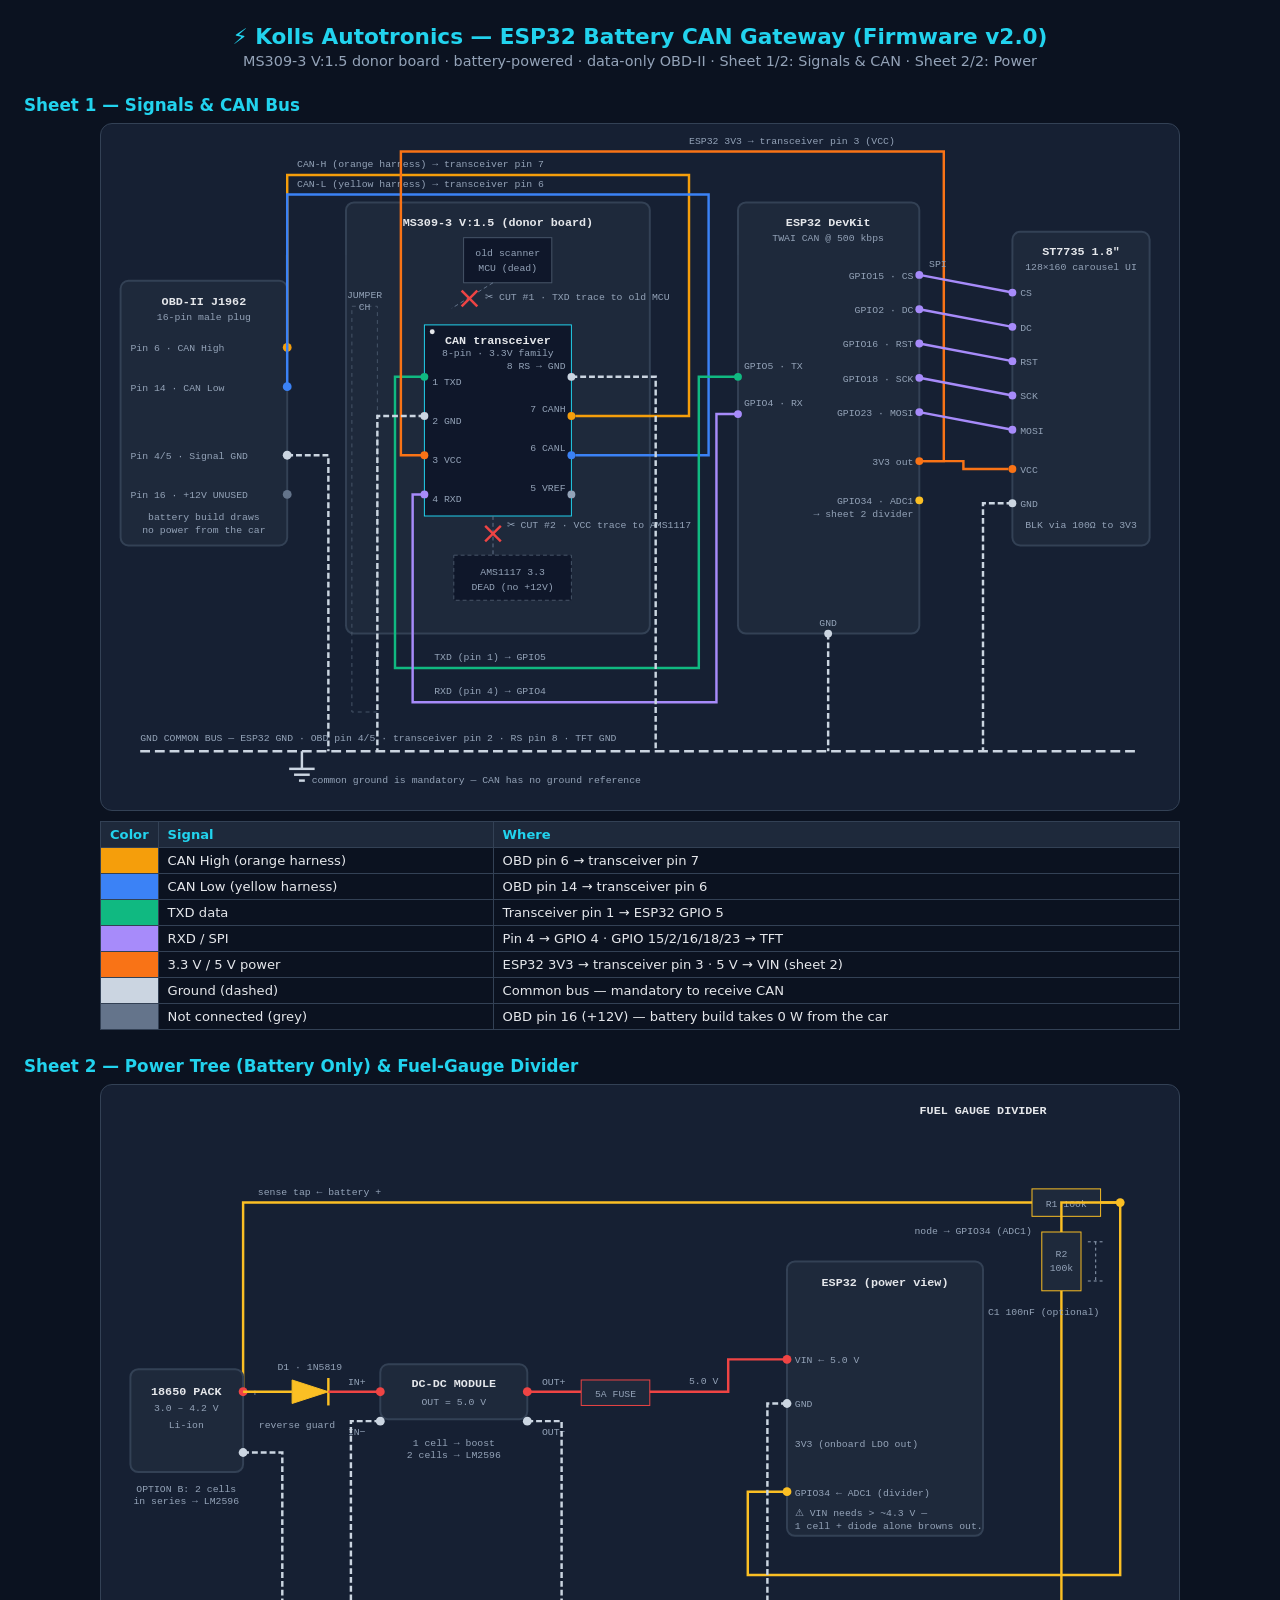
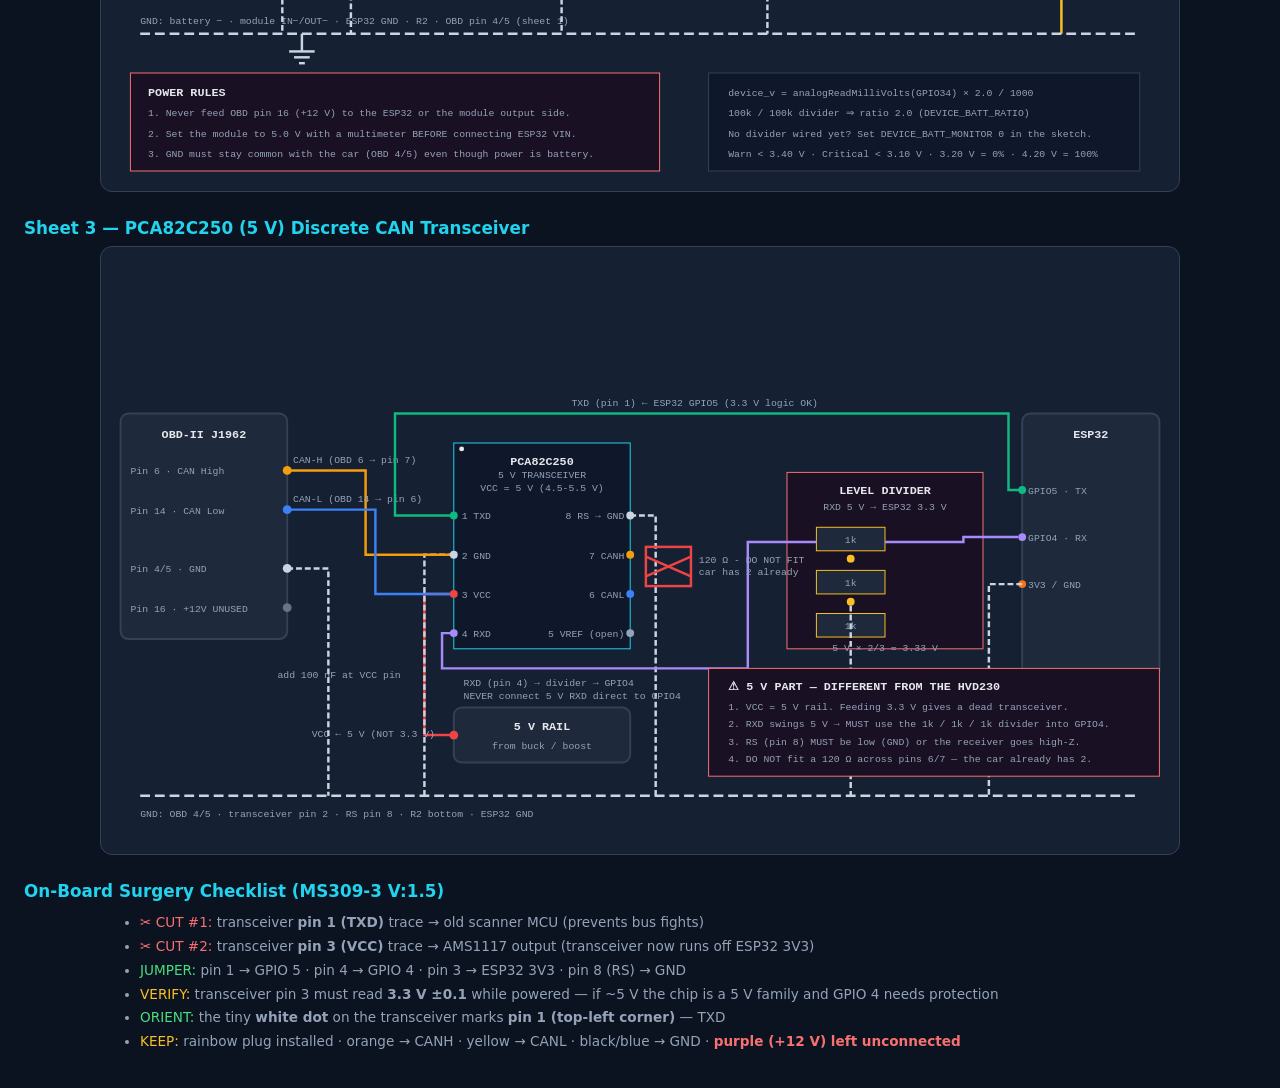
<file: docs/wiring-schematic-battery.html>
<!DOCTYPE html>
<html lang="en">
<head>
<meta charset="UTF-8">
<meta name="viewport" content="width=device-width, initial-scale=1.0">
<title>Kolls Autotronics — Battery CAN Gateway Schematic (v2.0)</title>
<style>
  :root {
    --bg: #0b1220; --card: #162033; --border: #334155; --fg: #e5e7eb; --muted: #94a3b8;
    --power: #ef4444; --gnd: #cbd5e1; --can-h: #f59e0b; --can-l: #3b82f6;
    --spi: #a78bfa; --data: #10b981; --unused: #64748b; --cut: #ef4444; --brand: #22d3ee;
  }
  * { box-sizing: border-box; }
  body { margin: 0; padding: 24px; background: var(--bg); color: var(--fg); font-family: system-ui, sans-serif; }
  header { text-align: center; margin-bottom: 8px; }
  h1 { font-size: 1.35rem; margin: 0 0 4px; color: var(--brand); }
  h2 { font-size: 1.05rem; margin: 26px 0 8px; color: var(--brand); }
  .sub { color: var(--muted); font-size: .9rem; }
  svg { width: 100%; max-width: 1080px; display: block; margin: 0 auto; background: var(--card); border: 1px solid var(--border); border-radius: 12px; }
  .comp { fill: #1e293b; stroke: var(--border); stroke-width: 2; rx: 8; }
  .wire { fill: none; stroke-width: 2.5; }
  text  { fill: var(--fg); font-family: ui-monospace, monospace; }
  .lbl  { font-size: 12px; font-weight: 700; }
  .pin  { font-size: 10px; fill: var(--muted); }
  .note { font-size: 10px; fill: var(--muted); }
  .cutx { stroke: var(--cut); stroke-width: 2.5; }
  table { width: 100%; max-width: 1080px; margin: 10px auto 0; border-collapse: collapse; font-size: .82rem; }
  th, td { border: 1px solid var(--border); padding: 5px 9px; text-align: left; }
  th { background: #1e293b; color: var(--brand); }
  .ok { color: #4ade80; } .warn { color: #fbbf24; } .crit { color: #f87171; }
  ul.check { max-width: 1080px; margin: 10px auto; font-size: .85rem; color: var(--muted); line-height: 1.75; }
</style>
</head>
<body>

<header>
  <h1>⚡ Kolls Autotronics — ESP32 Battery CAN Gateway (Firmware v2.0)</h1>
  <div class="sub">MS309-3 V:1.5 donor board · battery-powered · data-only OBD-II · Sheet 1/2: Signals &amp; CAN · Sheet 2/2: Power</div>
</header>

<!-- ============================ SHEET 1 : SIGNALS & CAN ============================ -->
<h2>Sheet 1 — Signals &amp; CAN Bus</h2>
<svg viewBox="0 0 1100 700" xmlns="http://www.w3.org/2000/svg">

  <!-- ---------------- OBD-II ---------------- -->
  <rect class="comp" x="20" y="160" width="170" height="270" stroke="#f59e0b"/>
  <text class="lbl" x="105" y="185" text-anchor="middle" fill="#f59e0b">OBD-II J1962</text>
  <text class="pin" x="105" y="200" text-anchor="middle">16-pin male plug</text>
  <text class="pin" x="30" y="232" fill="#f59e0b">Pin 6  · CAN High</text>
  <text class="pin" x="30" y="272" fill="#3b82f6">Pin 14 · CAN Low</text>
  <text class="pin" x="30" y="342" fill="#cbd5e1">Pin 4/5 · Signal GND</text>
  <text class="pin" x="30" y="382" fill="#64748b">Pin 16 · +12V UNUSED</text>
  <circle cx="190" cy="228" r="4.5" fill="#f59e0b"/>
  <circle cx="190" cy="268" r="4.5" fill="#3b82f6"/>
  <circle cx="190" cy="338" r="4.5" fill="#cbd5e1"/>
  <circle cx="190" cy="378" r="4.5" fill="#64748b"/>
  <text class="note" x="105" y="404" text-anchor="middle" fill="#64748b">battery build draws</text>
  <text class="note" x="105" y="417" text-anchor="middle" fill="#64748b">no power from the car</text>

  <!-- ---------------- MS309-3 DONOR BOARD ---------------- -->
  <rect class="comp" x="250" y="80" width="310" height="440" stroke="#22d3ee"/>
  <text class="lbl" x="405" y="104" text-anchor="middle" fill="#22d3ee">MS309-3 V:1.5 (donor board)</text>

  <!-- dead scanner MCU -->
  <rect x="370" y="116" width="90" height="46" fill="#0f172a" stroke="#475569"/>
  <text class="pin" x="415" y="135" text-anchor="middle" fill="#64748b">old scanner</text>
  <text class="pin" x="415" y="150" text-anchor="middle" fill="#64748b">MCU (dead)</text>

  <!-- jumper channel -->
  <rect x="256" y="186" width="26" height="414" fill="none" stroke="#475569" stroke-dasharray="4,4"/>
  <text class="note" x="269" y="178" text-anchor="middle" fill="#64748b">JUMPER</text>
  <text class="note" x="269" y="190" text-anchor="middle" fill="#64748b">CH</text>

  <!-- CAN transceiver -->
  <rect x="330" y="205" width="150" height="195" fill="#0f172a" stroke="#22d3ee"/>
  <text class="lbl" x="405" y="224" text-anchor="middle" fill="#22d3ee">CAN transceiver</text>
  <text class="note" x="405" y="237" text-anchor="middle" fill="#64748b">8-pin · 3.3V family</text>
  <circle cx="338" cy="212" r="2.5" fill="#e5e7eb"/>
  <!-- left pins (labels inside the package, wires exit left) -->
  <text class="pin" x="338" y="266">1 TXD</text>
  <text class="pin" x="338" y="306">2 GND</text>
  <text class="pin" x="338" y="346">3 VCC</text>
  <text class="pin" x="338" y="386">4 RXD</text>
  <circle cx="330" cy="258" r="4" fill="#10b981"/>
  <circle cx="330" cy="298" r="4" fill="#cbd5e1"/>
  <circle cx="330" cy="338" r="4" fill="#f97316"/>
  <circle cx="330" cy="378" r="4" fill="#a78bfa"/>
  <!-- right pins (labels inside, wires exit right) -->
  <text class="pin" x="474" y="250" text-anchor="end">8 RS → GND</text>
  <text class="pin" x="474" y="294" text-anchor="end">7 CANH</text>
  <text class="pin" x="474" y="334" text-anchor="end">6 CANL</text>
  <text class="pin" x="474" y="374" text-anchor="end">5 VREF</text>
  <circle cx="480" cy="258" r="4" fill="#cbd5e1"/>
  <circle cx="480" cy="298" r="4" fill="#f59e0b"/>
  <circle cx="480" cy="338" r="4" fill="#3b82f6"/>
  <circle cx="480" cy="378" r="4" fill="#94a3b8"/>

  <!-- dead regulator -->
  <rect x="360" y="440" width="120" height="46" fill="#0f172a" stroke="#475569" stroke-dasharray="4,3"/>
  <text class="pin" x="420" y="460" text-anchor="middle" fill="#64748b">AMS1117 3.3</text>
  <text class="pin" x="420" y="476" text-anchor="middle" fill="#64748b">DEAD (no +12V)</text>

  <!-- CUT #1 : TXD trace to old MCU -->
  <line x1="400" y1="162" x2="358" y2="188" stroke="#64748b" stroke-dasharray="4,3"/>
  <g class="cutx">
    <line x1="368" y1="170" x2="384" y2="186"/>
    <line x1="384" y1="170" x2="368" y2="186"/>
  </g>
  <text class="note" x="392" y="180" fill="#f87171">✂ CUT #1 · TXD trace to old MCU</text>

  <!-- CUT #2 : VCC trace to AMS1117 -->
  <line x1="400" y1="400" x2="400" y2="440" stroke="#64748b" stroke-dasharray="4,3"/>
  <g class="cutx">
    <line x1="392" y1="410" x2="408" y2="426"/>
    <line x1="408" y1="410" x2="392" y2="426"/>
  </g>
  <text class="note" x="414" y="412" fill="#f87171">✂ CUT #2 · VCC trace to AMS1117</text>

  <!-- ---------------- ESP32 ---------------- -->
  <rect class="comp" x="650" y="80" width="185" height="440" stroke="#10b981"/>
  <text class="lbl" x="742" y="104" text-anchor="middle" fill="#10b981">ESP32 DevKit</text>
  <text class="pin" x="742" y="119" text-anchor="middle">TWAI CAN @ 500 kbps</text>
  <text class="pin" x="656" y="250">GPIO5 · TX</text>
  <text class="pin" x="656" y="288">GPIO4 · RX</text>
  <circle cx="650" cy="258" r="4" fill="#10b981"/>
  <circle cx="650" cy="296" r="4" fill="#a78bfa"/>
  <text class="pin" x="829" y="158" text-anchor="end">GPIO15 · CS</text>
  <text class="pin" x="829" y="193" text-anchor="end">GPIO2 · DC</text>
  <text class="pin" x="829" y="228" text-anchor="end">GPIO16 · RST</text>
  <text class="pin" x="829" y="263" text-anchor="end">GPIO18 · SCK</text>
  <text class="pin" x="829" y="298" text-anchor="end">GPIO23 · MOSI</text>
  <text class="pin" x="829" y="348" text-anchor="end">3V3 out</text>
  <text class="pin" x="829" y="388" text-anchor="end">GPIO34 · ADC1</text>
  <text class="note" x="829" y="401" text-anchor="end" fill="#64748b">→ sheet 2 divider</text>
  <circle cx="835" cy="154" r="4" fill="#a78bfa"/>
  <circle cx="835" cy="189" r="4" fill="#a78bfa"/>
  <circle cx="835" cy="224" r="4" fill="#a78bfa"/>
  <circle cx="835" cy="259" r="4" fill="#a78bfa"/>
  <circle cx="835" cy="294" r="4" fill="#a78bfa"/>
  <circle cx="835" cy="344" r="4" fill="#f97316"/>
  <circle cx="835" cy="384" r="4" fill="#fbbf24"/>
  <circle cx="742" cy="520" r="4" fill="#cbd5e1"/>
  <text class="pin" x="742" y="512" text-anchor="middle">GND</text>

  <!-- ---------------- TFT ST7735 ---------------- -->
  <rect class="comp" x="930" y="110" width="140" height="320" stroke="#a78bfa"/>
  <text class="lbl" x="1000" y="134" text-anchor="middle" fill="#a78bfa">ST7735 1.8"</text>
  <text class="pin" x="1000" y="149" text-anchor="middle">128×160 carousel UI</text>
  <text class="pin" x="938" y="176">CS</text>
  <text class="pin" x="938" y="211">DC</text>
  <text class="pin" x="938" y="246">RST</text>
  <text class="pin" x="938" y="281">SCK</text>
  <text class="pin" x="938" y="316">MOSI</text>
  <text class="pin" x="938" y="356">VCC</text>
  <text class="pin" x="938" y="391">GND</text>
  <circle cx="930" cy="172" r="4" fill="#a78bfa"/>
  <circle cx="930" cy="207" r="4" fill="#a78bfa"/>
  <circle cx="930" cy="242" r="4" fill="#a78bfa"/>
  <circle cx="930" cy="277" r="4" fill="#a78bfa"/>
  <circle cx="930" cy="312" r="4" fill="#a78bfa"/>
  <circle cx="930" cy="352" r="4" fill="#f97316"/>
  <circle cx="930" cy="387" r="4" fill="#cbd5e1"/>
  <text class="note" x="1000" y="412" text-anchor="middle" fill="#94a3b8">BLK via 100Ω to 3V3</text>

  <!-- ---------------- WIRES ---------------- -->
  <!-- CAN High : OBD pin6 -> transceiver pin7 -->
  <path class="wire" d="M190 228 V52 H600 V298 H484" stroke="#f59e0b"/>
  <text class="note" x="200" y="44" fill="#f59e0b">CAN-H (orange harness) → transceiver pin 7</text>
  <!-- CAN Low : OBD pin14 -> transceiver pin6 -->
  <path class="wire" d="M190 268 V72 H620 V338 H484" stroke="#3b82f6"/>
  <text class="note" x="200" y="64" fill="#3b82f6">CAN-L (yellow harness) → transceiver pin 6</text>

  <!-- TXD : pin1 -> GPIO5 -->
  <path class="wire" d="M330 258 H300 V555 H610 V258 H650" stroke="#10b981"/>
  <text class="note" x="340" y="547" fill="#10b981">TXD (pin 1) → GPIO5</text>
  <!-- RXD : pin4 -> GPIO4 -->
  <path class="wire" d="M330 378 H318 V590 H628 V296 H650" stroke="#a78bfa"/>
  <text class="note" x="340" y="582" fill="#a78bfa">RXD (pin 4) → GPIO4</text>

  <!-- RS pin8 -> ground bus -->
  <path class="wire" d="M480 258 H566 V640" stroke="#cbd5e1" stroke-dasharray="6,3"/>
  <!-- VCC pin3 -> ESP32 3V3 -->
  <path class="wire" d="M330 338 H306 V28 H860 V344 H839" stroke="#f97316"/>
  <text class="note" x="600" y="20" fill="#f97316">ESP32 3V3 → transceiver pin 3 (VCC)</text>

  <!-- chip GND pin2 -> bus -->
  <path class="wire" d="M330 298 H282 V640" stroke="#cbd5e1" stroke-dasharray="6,3"/>
  <!-- OBD GND -> bus -->
  <path class="wire" d="M190 338 H232 V640" stroke="#cbd5e1" stroke-dasharray="6,3"/>
  <!-- ESP32 GND -> bus -->
  <path class="wire" d="M742 520 V640" stroke="#cbd5e1" stroke-dasharray="6,3"/>
  <!-- TFT GND -> bus -->
  <path class="wire" d="M930 387 H900 V640" stroke="#cbd5e1" stroke-dasharray="6,3"/>

  <!-- SPI bus ESP32 -> TFT -->
  <path class="wire" d="M835 154 L930 172" stroke="#a78bfa"/>
  <path class="wire" d="M835 189 L930 207" stroke="#a78bfa"/>
  <path class="wire" d="M835 224 L930 242" stroke="#a78bfa"/>
  <path class="wire" d="M835 259 L930 277" stroke="#a78bfa"/>
  <path class="wire" d="M835 294 L930 312" stroke="#a78bfa"/>
  <text class="note" x="845" y="146" fill="#a78bfa">SPI</text>
  <!-- 3V3 -> TFT VCC -->
  <path class="wire" d="M835 344 H880 V352 H926" stroke="#f97316"/>

  <!-- ---------------- GND BUS ---------------- -->
  <line class="wire" x1="40" y1="640" x2="1060" y2="640" stroke="#cbd5e1" stroke-width="3" stroke-dasharray="10,5"/>
  <text class="pin" x="40" y="630" fill="#94a3b8">GND COMMON BUS — ESP32 GND · OBD pin 4/5 · transceiver pin 2 · RS pin 8 · TFT GND</text>
  <line class="wire" x1="205" y1="640" x2="205" y2="658" stroke="#cbd5e1"/>
  <line class="wire" x1="192" y1="658" x2="218" y2="658" stroke="#cbd5e1"/>
  <line class="wire" x1="197" y1="664" x2="213" y2="664" stroke="#cbd5e1"/>
  <line class="wire" x1="202" y1="670" x2="208" y2="670" stroke="#cbd5e1"/>
  <text class="note" x="215" y="672" fill="#94a3b8">common ground is mandatory — CAN has no ground reference</text>
</svg>

<table>
  <tr><th>Color</th><th>Signal</th><th>Where</th></tr>
  <tr><td style="background:#f59e0b;width:14px"></td><td>CAN High (orange harness)</td><td>OBD pin 6 → transceiver pin 7</td></tr>
  <tr><td style="background:#3b82f6;width:14px"></td><td>CAN Low (yellow harness)</td><td>OBD pin 14 → transceiver pin 6</td></tr>
  <tr><td style="background:#10b981;width:14px"></td><td>TXD data</td><td>Transceiver pin 1 → ESP32 GPIO 5</td></tr>
  <tr><td style="background:#a78bfa;width:14px"></td><td>RXD / SPI</td><td>Pin 4 → GPIO 4 · GPIO 15/2/16/18/23 → TFT</td></tr>
  <tr><td style="background:#f97316;width:14px"></td><td>3.3 V / 5 V power</td><td>ESP32 3V3 → transceiver pin 3 · 5 V → VIN (sheet 2)</td></tr>
  <tr><td style="background:#cbd5e1;width:14px"></td><td>Ground (dashed)</td><td>Common bus — mandatory to receive CAN</td></tr>
  <tr><td style="background:#64748b;width:14px"></td><td>Not connected (grey)</td><td>OBD pin 16 (+12V) — battery build takes 0 W from the car</td></tr>
</table>

<!-- ============================ SHEET 2 : POWER ============================ -->
<h2>Sheet 2 — Power Tree (Battery Only) &amp; Fuel-Gauge Divider</h2>
<svg viewBox="0 0 1100 720" xmlns="http://www.w3.org/2000/svg">

  <!-- ---------- divider column (far right) ---------- -->
  <text class="lbl" x="900" y="30" fill="#fbbf24" text-anchor="middle">FUEL GAUGE DIVIDER</text>

  <path class="wire" d="M145 313 V120 H950" stroke="#fbbf24"/>
  <text class="note" x="160" y="112" fill="#fbbf24">sense tap ← battery +</text>

  <rect x="950" y="106" width="70" height="28" fill="#1e293b" stroke="#fbbf24"/>
  <text class="pin" x="985" y="124" text-anchor="middle" fill="#fbbf24">R1 100k</text>
  <path class="wire" d="M1020 120 H1040" stroke="#fbbf24"/>
  <circle cx="1040" cy="120" r="4.5" fill="#fbbf24"/>
  <text class="note" x="830" y="152" fill="#fbbf24">node → GPIO34 (ADC1)</text>

  <path class="wire" d="M1040 120 H980 V150" stroke="#fbbf24"/>
  <rect x="960" y="150" width="40" height="60" fill="#1e293b" stroke="#fbbf24"/>
  <text class="pin" x="980" y="176" text-anchor="middle" fill="#fbbf24">R2</text>
  <text class="pin" x="980" y="190" text-anchor="middle" fill="#fbbf24">100k</text>
  <path class="wire" d="M980 210 V560" stroke="#fbbf24"/>

  <g stroke="#94a3b8" stroke-dasharray="3,3">
    <line x1="1015" y1="160" x2="1015" y2="200"/>
    <line x1="1007" y1="160" x2="1023" y2="160"/>
    <line x1="1007" y1="200" x2="1023" y2="200"/>
  </g>
  <text class="note" x="905" y="235" fill="#94a3b8">C1 100nF (optional)</text>

  <path class="wire" d="M1040 120 V500 H660 V415 H700" stroke="#fbbf24"/>

  <!-- ---------- battery ---------- -->
  <rect class="comp" x="30" y="290" width="115" height="105" stroke="#ef4444"/>
  <text class="lbl" x="87" y="316" text-anchor="middle" fill="#ef4444">18650 PACK</text>
  <text class="pin" x="87" y="333" text-anchor="middle">3.0 – 4.2 V</text>
  <text class="pin" x="87" y="350" text-anchor="middle">Li-ion</text>
  <circle cx="145" cy="313" r="4.5" fill="#ef4444"/>
  <circle cx="145" cy="375" r="4.5" fill="#cbd5e1"/>
  <text class="pin" x="154" y="317" fill="#ef4444">+</text>
  <text class="pin" x="154" y="379" fill="#94a3b8">−</text>
  <text class="note" x="87" y="415" text-anchor="middle" fill="#94a3b8">OPTION B: 2 cells</text>
  <text class="note" x="87" y="428" text-anchor="middle" fill="#94a3b8">in series → LM2596</text>

  <!-- ---------- diode ---------- -->
  <path class="wire" d="M145 313 H195" stroke="#fbbf24"/>
  <path d="M195 301 L195 325 L232 313 Z" fill="#fbbf24" stroke="#fbbf24"/>
  <line x1="232" y1="299" x2="232" y2="327" stroke="#fbbf24" stroke-width="2.5"/>
  <path class="wire" d="M232 313 H285" stroke="#ef4444"/>
  <text class="note" x="213" y="291" text-anchor="middle" fill="#fbbf24">D1 · 1N5819</text>
  <text class="note" x="200" y="350" text-anchor="middle" fill="#94a3b8">reverse guard</text>

  <!-- ---------- DC-DC module ---------- -->
  <rect class="comp" x="285" y="285" width="150" height="56" stroke="#f97316"/>
  <text class="lbl" x="360" y="308" text-anchor="middle" fill="#f97316">DC-DC MODULE</text>
  <text class="pin" x="360" y="327" text-anchor="middle">OUT = 5.0 V</text>
  <circle cx="285" cy="313" r="4.5" fill="#ef4444"/>
  <circle cx="285" cy="343" r="4.5" fill="#cbd5e1"/>
  <circle cx="435" cy="313" r="4.5" fill="#ef4444"/>
  <circle cx="435" cy="343" r="4.5" fill="#cbd5e1"/>
  <text class="pin" x="270" y="306" text-anchor="end" fill="#ef4444">IN+</text>
  <text class="pin" x="270" y="357" text-anchor="end" fill="#94a3b8">IN−</text>
  <text class="pin" x="450" y="306" fill="#ef4444">OUT+</text>
  <text class="pin" x="450" y="357" fill="#94a3b8">OUT−</text>
  <text class="note" x="360" y="368" text-anchor="middle" fill="#94a3b8">1 cell → boost</text>
  <text class="note" x="360" y="381" text-anchor="middle" fill="#94a3b8">2 cells → LM2596</text>

  <!-- ---------- fuse ---------- -->
  <path class="wire" d="M435 313 H490" stroke="#ef4444"/>
  <rect x="490" y="301" width="70" height="26" fill="#1e293b" stroke="#ef4444"/>
  <text class="pin" x="525" y="318" text-anchor="middle" fill="#ef4444">5A FUSE</text>
  <path class="wire" d="M560 313 H640 V280 H700" stroke="#ef4444"/>
  <text class="note" x="600" y="305" fill="#ef4444">5.0 V</text>

  <!-- ---------- ESP32 power view ---------- -->
  <rect class="comp" x="700" y="180" width="200" height="280" stroke="#10b981"/>
  <text class="lbl" x="800" y="205" text-anchor="middle" fill="#10b981">ESP32 (power view)</text>
  <text class="pin" x="708" y="284">VIN ← 5.0 V</text>
  <text class="pin" x="708" y="329">GND</text>
  <text class="pin" x="708" y="369">3V3 (onboard LDO out)</text>
  <text class="pin" x="708" y="419">GPIO34 ← ADC1 (divider)</text>
  <text class="note" x="708" y="440" fill="#f87171">⚠ VIN needs &gt; ~4.3 V —</text>
  <text class="note" x="708" y="453" fill="#f87171">1 cell + diode alone browns out.</text>
  <circle cx="700" cy="280" r="4.5" fill="#ef4444"/>
  <circle cx="700" cy="325" r="4.5" fill="#cbd5e1"/>
  <circle cx="700" cy="415" r="4.5" fill="#fbbf24"/>

  <!-- ---------- ground bus ---------- -->
  <line class="wire" x1="40" y1="560" x2="1060" y2="560" stroke="#cbd5e1" stroke-width="3" stroke-dasharray="10,5"/>
  <text class="pin" x="40" y="550" fill="#94a3b8">GND: battery − · module IN−/OUT− · ESP32 GND · R2 · OBD pin 4/5 (sheet 1)</text>
  <path class="wire" d="M145 375 H185 V560" stroke="#cbd5e1" stroke-dasharray="6,3"/>
  <path class="wire" d="M285 343 H255 V560" stroke="#cbd5e1" stroke-dasharray="6,3"/>
  <path class="wire" d="M435 343 H470 V560" stroke="#cbd5e1" stroke-dasharray="6,3"/>
  <path class="wire" d="M700 325 H680 V560" stroke="#cbd5e1" stroke-dasharray="6,3"/>
  <line class="wire" x1="205" y1="560" x2="205" y2="578" stroke="#cbd5e1"/>
  <line class="wire" x1="192" y1="578" x2="218" y2="578" stroke="#cbd5e1"/>
  <line class="wire" x1="197" y1="584" x2="213" y2="584" stroke="#cbd5e1"/>
  <line class="wire" x1="202" y1="590" x2="208" y2="590" stroke="#cbd5e1"/>

  <!-- ---------- notes ---------- -->
  <rect x="30" y="600" width="540" height="100" fill="#1a1024" stroke="#f87171"/>
  <text class="lbl" x="48" y="623" fill="#f87171">POWER RULES</text>
  <text class="pin" x="48" y="644" fill="#e5e7eb">1. Never feed OBD pin 16 (+12 V) to the ESP32 or the module output side.</text>
  <text class="pin" x="48" y="665" fill="#e5e7eb">2. Set the module to 5.0 V with a multimeter BEFORE connecting ESP32 VIN.</text>
  <text class="pin" x="48" y="686" fill="#e5e7eb">3. GND must stay common with the car (OBD 4/5) even though power is battery.</text>

  <rect x="620" y="600" width="440" height="100" fill="#0f172a" stroke="#334155"/>
  <text class="pin" x="640" y="623" fill="#fbbf24">device_v = analogReadMilliVolts(GPIO34) × 2.0 / 1000</text>
  <text class="pin" x="640" y="644" fill="#94a3b8">100k / 100k divider ⇒ ratio 2.0 (DEVICE_BATT_RATIO)</text>
  <text class="pin" x="640" y="665" fill="#94a3b8">No divider wired yet? Set DEVICE_BATT_MONITOR 0 in the sketch.</text>
  <text class="pin" x="640" y="686" fill="#94a3b8">Warn &lt; 3.40 V · Critical &lt; 3.10 V · 3.20 V = 0% · 4.20 V = 100%</text>
</svg>

<h2>Sheet 3 — PCA82C250 (5 V) Discrete CAN Transceiver</h2>
<svg viewBox="0 0 1100 620" xmlns="http://www.w3.org/2000/svg">

  <!-- OBD -->
  <rect class="comp" x="20" y="170" width="170" height="230" stroke="#f59e0b"/>
  <text class="lbl" x="105" y="195" text-anchor="middle" fill="#f59e0b">OBD-II J1962</text>
  <text class="pin" x="30" y="232" fill="#f59e0b">Pin 6  · CAN High</text>
  <text class="pin" x="30" y="272" fill="#3b82f6">Pin 14 · CAN Low</text>
  <text class="pin" x="30" y="332" fill="#cbd5e1">Pin 4/5 · GND</text>
  <text class="pin" x="30" y="372" fill="#64748b">Pin 16 · +12V UNUSED</text>
  <circle cx="190" cy="228" r="4.5" fill="#f59e0b"/>
  <circle cx="190" cy="268" r="4.5" fill="#3b82f6"/>
  <circle cx="190" cy="328" r="4.5" fill="#cbd5e1"/>
  <circle cx="190" cy="368" r="4.5" fill="#64748b"/>

  <!-- PCA82C250 -->
  <rect x="360" y="200" width="180" height="210" fill="#0f172a" stroke="#22d3ee"/>
  <text class="lbl" x="450" y="222" text-anchor="middle" fill="#22d3ee">PCA82C250</text>
  <text class="note" x="450" y="236" text-anchor="middle" fill="#f87171">5 V TRANSCEIVER</text>
  <text class="note" x="450" y="249" text-anchor="middle" fill="#64748b">VCC = 5 V (4.5-5.5 V)</text>
  <circle cx="368" cy="206" r="2.5" fill="#e5e7eb"/>
  <text class="pin" x="368" y="278">1 TXD</text>
  <text class="pin" x="368" y="318">2 GND</text>
  <text class="pin" x="368" y="358">3 VCC</text>
  <text class="pin" x="368" y="398">4 RXD</text>
  <circle cx="360" cy="274" r="4" fill="#10b981"/>
  <circle cx="360" cy="314" r="4" fill="#cbd5e1"/>
  <circle cx="360" cy="354" r="4" fill="#ef4444"/>
  <circle cx="360" cy="394" r="4" fill="#a78bfa"/>
  <text class="pin" x="534" y="278" text-anchor="end">8 RS → GND</text>
  <text class="pin" x="534" y="318" text-anchor="end">7 CANH</text>
  <text class="pin" x="534" y="358" text-anchor="end">6 CANL</text>
  <text class="pin" x="534" y="398" text-anchor="end">5 VREF (open)</text>
  <circle cx="540" cy="274" r="4" fill="#cbd5e1"/>
  <circle cx="540" cy="314" r="4" fill="#f59e0b"/>
  <circle cx="540" cy="354" r="4" fill="#3b82f6"/>
  <circle cx="540" cy="394" r="4" fill="#94a3b8"/>

  <!-- level divider block : 3 x 1k (1k from RXD, 2k to GND) = 5V x 2/3 = 3.33V -->
  <rect x="700" y="230" width="200" height="180" fill="#1a1024" stroke="#f87171"/>
  <text class="lbl" x="800" y="252" text-anchor="middle" fill="#f87171">LEVEL DIVIDER</text>
  <text class="note" x="800" y="268" text-anchor="middle" fill="#94a3b8">RXD 5 V → ESP32 3.3 V</text>
  <rect x="730" y="286" width="70" height="24" fill="#1e293b" stroke="#fbbf24"/>
  <text class="pin" x="765" y="302" text-anchor="middle" fill="#fbbf24">1k</text>
  <rect x="730" y="330" width="70" height="24" fill="#1e293b" stroke="#fbbf24"/>
  <text class="pin" x="765" y="346" text-anchor="middle" fill="#fbbf24">1k</text>
  <rect x="730" y="374" width="70" height="24" fill="#1e293b" stroke="#fbbf24"/>
  <text class="pin" x="765" y="390" text-anchor="middle" fill="#fbbf24">1k</text>
  <text class="note" x="800" y="412" text-anchor="middle" fill="#94a3b8">5 V × 2/3 = 3.33 V</text>
  <circle cx="765" cy="318" r="4" fill="#fbbf24"/>
  <circle cx="765" cy="362" r="4" fill="#fbbf24"/>

  <!-- ESP32 -->
  <rect class="comp" x="940" y="170" width="140" height="270" stroke="#10b981"/>
  <text class="lbl" x="1010" y="195" text-anchor="middle" fill="#10b981">ESP32</text>
  <text class="pin" x="946" y="252">GPIO5 · TX</text>
  <text class="pin" x="946" y="300">GPIO4 · RX</text>
  <text class="pin" x="946" y="348">3V3 / GND</text>
  <circle cx="940" cy="248" r="4" fill="#10b981"/>
  <circle cx="940" cy="296" r="4" fill="#a78bfa"/>
  <circle cx="940" cy="344" r="4" fill="#f97316"/>

  <!-- 5V rail -->
  <rect class="comp" x="360" y="470" width="180" height="56" stroke="#ef4444"/>
  <text class="lbl" x="450" y="493" text-anchor="middle" fill="#ef4444">5 V RAIL</text>
  <text class="pin" x="450" y="512" text-anchor="middle">from buck / boost</text>
  <circle cx="360" cy="498" r="4.5" fill="#ef4444"/>
  <path class="wire" d="M360 498 H330 V354 H360" stroke="#ef4444"/>
  <text class="note" x="215" y="500" fill="#ef4444">VCC ← 5 V (NOT 3.3 V)</text>
  <text class="note" x="180" y="440" fill="#94a3b8">add 100 nF at VCC pin</text>

  <!-- GND bus -->
  <line class="wire" x1="40" y1="560" x2="1060" y2="560" stroke="#cbd5e1" stroke-width="3" stroke-dasharray="10,5"/>
  <text class="pin" x="40" y="582" fill="#94a3b8">GND: OBD 4/5 · transceiver pin 2 · RS pin 8 · R2 bottom · ESP32 GND</text>
  <path class="wire" d="M190 328 H232 V560" stroke="#cbd5e1" stroke-dasharray="6,3"/>
  <path class="wire" d="M360 314 H330 V560" stroke="#cbd5e1" stroke-dasharray="6,3"/>
  <path class="wire" d="M540 274 H566 V560" stroke="#cbd5e1" stroke-dasharray="6,3"/>
  <path class="wire" d="M765 366 V560" stroke="#cbd5e1" stroke-dasharray="6,3"/>
  <path class="wire" d="M940 344 H906 V560" stroke="#cbd5e1" stroke-dasharray="6,3"/>

  <!-- CAN -->
  <path class="wire" d="M190 228 H270 V314 H356" stroke="#f59e0b"/>
  <text class="note" x="196" y="220" fill="#f59e0b">CAN-H (OBD 6 → pin 7)</text>
  <path class="wire" d="M190 268 H280 V354 H356" stroke="#3b82f6"/>
  <text class="note" x="196" y="260" fill="#3b82f6">CAN-L (OBD 14 → pin 6)</text>

  <!-- TXD from ESP -->
  <path class="wire" d="M360 274 H300 V170 H926 V248 H940" stroke="#10b981"/>
  <text class="note" x="480" y="162" fill="#10b981">TXD (pin 1) ← ESP32 GPIO5 (3.3 V logic OK)</text>

  <!-- RXD divider : exits LEFT from pin 4, routed under the chip -->
  <path class="wire" d="M360 394 H348 V430 H660 V301 H730" stroke="#a78bfa"/>
  <path class="wire" d="M800 301 H880 V296 H936" stroke="#a78bfa"/>
  <text class="note" x="370" y="448" fill="#a78bfa">RXD (pin 4) → divider → GPIO4</text>
  <text class="note" x="370" y="461" fill="#f87171">NEVER connect 5 V RXD direct to GPIO4</text>

  <!-- termination : DO NOT FIT -->
  <g stroke="#ef4444" stroke-width="2.5" fill="none">
    <rect x="556" y="306" width="46" height="40"/>
    <line x1="556" y1="316" x2="602" y2="336"/>
    <line x1="556" y1="336" x2="602" y2="316"/>
  </g>
  <text class="note" x="610" y="322" fill="#ef4444">120 Ω - DO NOT FIT</text>
  <text class="note" x="610" y="335" fill="#f87171">car has 2 already</text>

  <!-- warning box -->
  <rect x="620" y="430" width="460" height="110" fill="#1a1024" stroke="#f87171"/>
  <text class="lbl" x="640" y="452" fill="#f87171">⚠ 5 V PART — DIFFERENT FROM THE HVD230</text>
  <text class="pin" x="640" y="472" fill="#e5e7eb">1. VCC = 5 V rail. Feeding 3.3 V gives a dead transceiver.</text>
  <text class="pin" x="640" y="490" fill="#e5e7eb">2. RXD swings 5 V → MUST use the 1k / 1k / 1k divider into GPIO4.</text>
  <text class="pin" x="640" y="508" fill="#e5e7eb">3. RS (pin 8) MUST be low (GND) or the receiver goes high-Z.</text>
  <text class="pin" x="640" y="526" fill="#e5e7eb">4. DO NOT fit a 120 Ω across pins 6/7 — the car already has 2.</text>
</svg>

<h2>On-Board Surgery Checklist (MS309-3 V:1.5)</h2>
<ul class="check">
  <li><span class="crit">✂ CUT #1:</span> transceiver <strong>pin 1 (TXD)</strong> trace → old scanner MCU (prevents bus fights)</li>
  <li><span class="crit">✂ CUT #2:</span> transceiver <strong>pin 3 (VCC)</strong> trace → AMS1117 output (transceiver now runs off ESP32 3V3)</li>
  <li><span class="ok">JUMPER:</span> pin 1 → GPIO 5 · pin 4 → GPIO 4 · pin 3 → ESP32 3V3 · pin 8 (RS) → GND</li>
  <li><span class="warn">VERIFY:</span> transceiver pin 3 must read <strong>3.3 V ±0.1</strong> while powered — if ~5 V the chip is a 5 V family and GPIO 4 needs protection</li>
  <li><span class="ok">ORIENT:</span> the tiny <strong>white dot</strong> on the transceiver marks <strong>pin 1 (top-left corner)</strong> — TXD</li>
  <li><span class="warn">KEEP:</span> rainbow plug installed · orange → CANH · yellow → CANL · black/blue → GND · <strong class="crit">purple (+12 V) left unconnected</strong></li>
</ul>

</body>
</html>
</file>
<file: styles.css>
/* ==========================================================================
   ORION BY KOLLS — VEHICLE HEALTH DESIGN SYSTEM
   Neutral-first interface. One accent. 4/8pt spacing. Responsive app shell.
   ========================================================================== */

:root {
  --bg: #f4f4f1;
  --surface: #ffffff;
  --surface-2: #f7f7f3;
  --surface-3: #efefea;

  --ink: #151614;
  --ink-2: #3d3f39;
  --muted: #64665f;
  --muted-2: #767870;

  --border: #e4e4dd;
  --border-strong: #d3d3ca;

  --dark: #151614;
  --dark-2: #1d1e1b;
  --on-dark: #f7f7f3;
  --on-dark-muted: #aeb0a6;

  --accent: #0b7a53;
  --accent-strong: #075e40;
  --accent-soft: #e7f3ec;
  --accent-bright: #3ddb9a;

  --warn: #8a5200;
  --warn-soft: #fbf1de;
  --warn-bright: #e8a23a;

  --danger: #9e2a21;
  --danger-soft: #fbeae8;
  --danger-bright: #f28b82;

  --radius-sm: 10px;
  --radius-md: 14px;
  --radius-lg: 20px;
  --radius-xl: 24px;

  --shadow-sm: 0 1px 2px rgba(20, 21, 19, 0.04);
  --shadow-lg: 0 24px 60px -28px rgba(20, 21, 19, 0.32);

  --sidebar-w: 264px;
  --font: 'Manrope', -apple-system, BlinkMacSystemFont, 'Segoe UI', Roboto, sans-serif;
  --ease: cubic-bezier(0.2, 0.8, 0.2, 1);
}

/* --------------------------------------------------------------------------
   Reset & base
   -------------------------------------------------------------------------- */

*,
*::before,
*::after {
  box-sizing: border-box;
}

html {
  -webkit-text-size-adjust: 100%;
}

body {
  margin: 0;
  min-height: 100vh;
  background: var(--bg);
  color: var(--ink);
  font-family: var(--font);
  font-size: 15px;
  line-height: 1.5;
  -webkit-font-smoothing: antialiased;
  text-rendering: optimizeLegibility;
}

body.modal-open {
  overflow: hidden;
}

h1, h2, h3, h4, p {
  margin: 0;
}

button,
input {
  font: inherit;
  color: inherit;
}

button {
  border: 0;
  background: none;
}

button:not(:disabled) {
  cursor: pointer;
}

button:disabled {
  cursor: wait;
}

a {
  color: var(--accent);
}

svg {
  display: block;
}

.svg-sprite {
  position: absolute;
  width: 0;
  height: 0;
  overflow: hidden;
}

::selection {
  background: var(--accent);
  color: #fff;
}

:where(button, a, input):focus-visible {
  outline: 2px solid var(--accent);
  outline-offset: 2px;
}

.visually-hidden {
  position: absolute !important;
  width: 1px;
  height: 1px;
  padding: 0;
  margin: -1px;
  overflow: hidden;
  clip: rect(0, 0, 0, 0);
  white-space: nowrap;
  border: 0;
}

.skip-link {
  position: fixed;
  top: 12px;
  left: 12px;
  z-index: 3000;
  transform: translateY(-160%);
  padding: 10px 16px;
  border-radius: var(--radius-sm);
  background: var(--ink);
  color: #fff;
  font-size: 13px;
  font-weight: 600;
  text-decoration: none;
  transition: transform 0.2s var(--ease);
}

.skip-link:focus {
  transform: translateY(0);
}

.full-width {
  width: 100%;
}

/* --------------------------------------------------------------------------
   App shell
   -------------------------------------------------------------------------- */

.app-shell {
  min-height: 100vh;
}

.app-main {
  min-height: 100vh;
  display: flex;
  flex-direction: column;
}

.sidebar {
  display: none;
}

.content {
  width: 100%;
  max-width: 840px;
  margin: 0 auto;
  flex: 1;
  padding: 24px 16px calc(96px + env(safe-area-inset-bottom));
}

.page {
  display: none;
}

.page.active {
  display: block;
  animation: pageIn 0.28s var(--ease);
}

@keyframes pageIn {
  from {
    opacity: 0;
    transform: translateY(6px);
  }
  to {
    opacity: 1;
    transform: none;
  }
}

/* --------------------------------------------------------------------------
   Brand
   -------------------------------------------------------------------------- */

.brand {
  display: flex;
  align-items: center;
  gap: 12px;
  min-width: 0;
  color: var(--ink);
  text-decoration: none;
}

.brand-mark {
  width: 38px;
  height: 38px;
  border-radius: 11px;
  background: var(--ink);
  color: #fff;
  display: grid;
  place-items: center;
  font-size: 17px;
  flex-shrink: 0;
}

.brand-mark svg {
  width: 22px;
  height: 22px;
}

.brand-mark--sm {
  width: 34px;
  height: 34px;
  border-radius: 10px;
  font-size: 15px;
}

.brand-mark--sm svg {
  width: 18px;
  height: 18px;
}

.brand-text {
  min-width: 0;
}

.brand-text strong {
  display: block;
  font-size: 15px;
  font-weight: 800;
  letter-spacing: 0.1em;
  line-height: 1.2;
}

.brand-text small {
  display: block;
  margin-top: 2px;
  font-size: 11px;
  color: var(--muted);
  white-space: nowrap;
}

/* --------------------------------------------------------------------------
   Desktop sidebar
   -------------------------------------------------------------------------- */

.side-nav {
  display: flex;
  flex-direction: column;
  gap: 4px;
}

.nav-label {
  padding: 0 12px;
  margin: 16px 0 8px;
  font-size: 10.5px;
  font-weight: 700;
  letter-spacing: 0.1em;
  text-transform: uppercase;
  color: var(--muted);
}

.nav-btn {
  display: flex;
  flex-direction: column;
  align-items: center;
  justify-content: center;
  gap: 4px;
  min-height: 44px;
  padding: 0;
  border-radius: 11px;
  color: var(--muted);
  font-size: 11.5px;
  font-weight: 600;
  line-height: 1.2;
  transition: background 0.16s ease, color 0.16s ease;
}

.nav-btn i {
  font-size: 19px;
  width: 30px;
  height: 26px;
  display: grid;
  place-items: center;
  border-radius: 8px;
  transition: background 0.16s ease, color 0.16s ease;
}

.nav-btn:hover {
  color: var(--ink);
}

.sidebar-footer {
  margin-top: auto;
  padding-top: 20px;
  border-top: 1px solid var(--border);
}

.sidebar-demo {
  display: flex;
  align-items: center;
  gap: 10px;
  width: 100%;
  min-height: 56px;
  padding: 8px 10px;
  border: 1px solid var(--border);
  border-radius: var(--radius-md);
  background: var(--surface-2);
  text-align: left;
  transition: background 0.16s ease, border-color 0.16s ease;
}

.sidebar-demo:hover {
  background: var(--surface-3);
  border-color: var(--border-strong);
}

.sidebar-demo-icon {
  width: 32px;
  height: 32px;
  border-radius: 9px;
  display: grid;
  place-items: center;
  background: var(--surface);
  border: 1px solid var(--border);
  color: var(--ink-2);
  font-size: 13px;
  flex-shrink: 0;
}

.sidebar-demo-copy {
  flex: 1;
  min-width: 0;
}

.sidebar-demo-copy strong {
  display: block;
  font-size: 12px;
  font-weight: 700;
}

.sidebar-demo-copy small {
  display: block;
  margin-top: 1px;
  font-size: 10.5px;
  color: var(--muted);
}

.sidebar-demo > i {
  font-size: 10px;
  color: var(--muted-2);
}

.sidebar-link {
  color: inherit;
  text-decoration: none;
}

.sidebar-demo--secondary {
  margin-top: 8px;
}

.version {
  margin-top: 12px;
  padding: 0 2px;
  font-size: 10.5px;
  color: var(--muted);
}

/* --------------------------------------------------------------------------
   Top bar
   -------------------------------------------------------------------------- */

.topbar {
  position: sticky;
  top: 0;
  z-index: 50;
  display: flex;
  align-items: center;
  justify-content: space-between;
  gap: 12px;
  min-height: calc(64px + env(safe-area-inset-top));
  padding: env(safe-area-inset-top) 16px 0;
  background: rgba(244, 244, 241, 0.88);
  border-bottom: 1px solid var(--border);
  backdrop-filter: blur(16px);
  -webkit-backdrop-filter: blur(16px);
}

.topbar-brand {
  display: flex;
  align-items: center;
  gap: 9px;
  min-width: 0;
}

.topbar-brand strong {
  font-size: 15px;
  font-weight: 800;
  letter-spacing: 0.1em;
}

.topbar-context {
  display: none;
  align-items: center;
  gap: 8px;
  font-size: 12px;
  font-weight: 600;
  color: var(--muted);
}

.topbar-right {
  display: flex;
  align-items: center;
  gap: 8px;
  min-width: 0;
}

.vehicle-chip {
  display: inline-flex;
  align-items: center;
  gap: 8px;
  min-height: 44px;
  max-width: 174px;
  padding: 0 12px;
  border: 1px solid var(--border);
  border-radius: 999px;
  background: var(--surface);
  font-size: 12px;
  font-weight: 600;
  color: var(--ink);
  transition: border-color 0.16s ease, background 0.16s ease;
}

.vehicle-chip:hover {
  border-color: var(--border-strong);
  background: var(--surface-2);
}

.vehicle-chip > span:nth-child(2) {
  overflow: hidden;
  text-overflow: ellipsis;
  white-space: nowrap;
}

.vehicle-chip > i {
  font-size: 9px;
  color: var(--muted);
  flex-shrink: 0;
}

/* --------------------------------------------------------------------------
   Buttons, chips, status
   -------------------------------------------------------------------------- */

.btn {
  display: inline-flex;
  align-items: center;
  justify-content: center;
  gap: 8px;
  min-height: 44px;
  padding: 0 16px;
  border: 1px solid transparent;
  border-radius: 12px;
  font-size: 13px;
  font-weight: 600;
  letter-spacing: -0.01em;
  white-space: nowrap;
  transition: background 0.16s ease, border-color 0.16s ease, color 0.16s ease, transform 0.16s ease;
}

.btn:active {
  transform: translateY(1px);
}

.btn-primary {
  background: var(--ink);
  color: #fff;
}

.btn-primary:hover {
  background: #2a2b27;
}

.btn-secondary {
  background: var(--surface);
  border-color: var(--border-strong);
  color: var(--ink);
}

.btn-secondary:hover {
  background: var(--surface-2);
}

.btn-outline-light {
  background: transparent;
  border-color: rgba(255, 255, 255, 0.22);
  color: var(--on-dark);
}

.btn-outline-light:hover {
  background: rgba(255, 255, 255, 0.08);
  border-color: rgba(255, 255, 255, 0.36);
}

.btn-sm {
  min-height: 38px;
  padding: 0 14px;
  border-radius: 10px;
  font-size: 12px;
}

.btn.is-scanning i {
  animation: spin 0.9s linear infinite;
}

@keyframes spin {
  to {
    transform: rotate(360deg);
  }
}

.icon-btn {
  width: 44px;
  height: 44px;
  flex-shrink: 0;
  display: inline-grid;
  place-items: center;
  border: 1px solid var(--border);
  border-radius: 12px;
  background: var(--surface);
  color: var(--ink-2);
  font-size: 15px;
  transition: background 0.16s ease, border-color 0.16s ease, color 0.16s ease;
}

.icon-btn:hover {
  background: var(--surface-2);
  border-color: var(--border-strong);
  color: var(--ink);
}

.topbar-buzzer {
  display: inline-grid !important;
  color: var(--accent-bright);
  background: var(--surface);
  border: 1px solid var(--border);
  cursor: pointer;
}

.topbar-buzzer:hover {
  background: var(--surface-2);
  border-color: var(--accent-bright);
}

.topbar-buzzer.is-sounding {
  background: rgba(239, 68, 68, 0.25) !important;
  border-color: var(--danger, #ef4444) !important;
  color: var(--danger, #ef4444) !important;
  animation: pulse-buzz 0.25s ease infinite alternate;
}

@keyframes pulse-buzz {
  from { transform: scale(1); }
  to { transform: scale(1.12); }
}

.link-btn {
  display: inline-flex;
  align-items: center;
  gap: 6px;
  min-height: 44px;
  padding: 0;
  color: var(--accent-bright);
  font-size: 12px;
  font-weight: 700;
}

.link-btn i {
  font-size: 10px;
  transition: transform 0.16s ease;
}

.link-btn:hover i {
  transform: translateX(3px);
}

.chip {
  display: inline-flex;
  align-items: center;
  gap: 6px;
  min-height: 26px;
  padding: 0 9px;
  border-radius: 999px;
  background: var(--surface-2);
  color: var(--ink-2);
  font-size: 11px;
  font-weight: 600;
  white-space: nowrap;
}

.chip--quiet {
  background: var(--surface-2);
  color: var(--muted);
}

.chip--good {
  background: var(--accent-soft);
  color: var(--accent);
}

.chip--warn {
  background: var(--warn-soft);
  color: var(--warn);
}

.chip--danger {
  background: var(--danger-soft);
  color: var(--danger);
}

.chip .status-dot {
  background: currentColor;
}

.status-dot {
  width: 6px;
  height: 6px;
  flex-shrink: 0;
  border-radius: 50%;
  background: var(--accent);
}

.status-dot--dark {
  background: var(--accent);
}

.status-dot--neutral,
.status-dot.is-neutral {
  background: var(--muted-2);
}

.status-dot.is-warn {
  background: var(--warn);
}

.status-dot.is-danger {
  background: var(--danger);
}

.status {
  display: inline-flex;
  align-items: center;
  gap: 5px;
  font-size: 11px;
  font-weight: 600;
  color: var(--muted);
}

.status .status-dot {
  background: currentColor;
}

.status--good {
  color: var(--accent);
}

.status--warn {
  color: var(--warn);
}

.status--danger {
  color: var(--danger);
}

.eyebrow {
  font-size: 11px;
  font-weight: 700;
  letter-spacing: 0.09em;
  text-transform: uppercase;
  color: var(--muted);
}

.eyebrow--light {
  color: var(--on-dark-muted);
}

.dot-sep {
  margin: 0 6px;
  color: var(--border-strong);
}

/* --------------------------------------------------------------------------
   Page header
   -------------------------------------------------------------------------- */

.page-head {
  display: flex;
  align-items: flex-end;
  justify-content: space-between;
  gap: 16px;
  margin-bottom: 24px;
}

.page-head h1 {
  margin-top: 4px;
  font-size: 28px;
  font-weight: 700;
  letter-spacing: -0.035em;
  line-height: 1.1;
}

.page-sub {
  margin-top: 6px;
  font-size: 12.5px;
  color: var(--muted);
}

.page-sub span {
  white-space: nowrap;
}

.page-head-actions {
  display: flex;
  align-items: center;
  justify-content: flex-end;
  flex-wrap: wrap;
  gap: 8px;
  flex-shrink: 0;
}

.btn-live {
  border-color: rgba(11, 122, 83, 0.28);
  background: var(--accent-soft);
  color: var(--accent-strong);
}

.btn-live:hover {
  background: #dbefe4;
  border-color: rgba(11, 122, 83, 0.44);
}

.btn-live .live-dot {
  background: var(--accent);
  box-shadow: 0 0 0 3px rgba(11, 122, 83, 0.12);
}

/* --------------------------------------------------------------------------
   Cards
   -------------------------------------------------------------------------- */

.card {
  background: var(--surface);
  border: 1px solid var(--border);
  border-radius: var(--radius-lg);
  padding: 20px;
}

.card-head {
  display: flex;
  align-items: flex-start;
  justify-content: space-between;
  gap: 12px;
}

.card-head > div {
  min-width: 0;
}

.card-head h2 {
  font-size: 16px;
  font-weight: 700;
  letter-spacing: -0.015em;
}

.card-head p {
  margin-top: 3px;
  font-size: 12px;
  color: var(--muted);
}

.card-foot {
  display: flex;
  align-items: center;
  gap: 6px;
  margin-top: 16px;
  padding-top: 14px;
  border-top: 1px solid var(--border);
  font-size: 11.5px;
  color: var(--muted);
}

.card-foot i {
  font-size: 11px;
}

.card-note {
  margin-top: 16px;
  font-size: 11.5px;
  color: var(--muted);
}

/* --------------------------------------------------------------------------
   Health — score card
   -------------------------------------------------------------------------- */

.health-layout {
  display: grid;
  gap: 16px;
}

.health-layout > *,
.repairs-layout > *,
.assistant-layout > * {
  min-width: 0;
}

.score-card {
  display: flex;
  flex-direction: column;
  min-height: 320px;
  padding: 20px;
  border: 1px solid rgba(255, 255, 255, 0.07);
  border-radius: var(--radius-xl);
  background: var(--dark);
  color: var(--on-dark);
  box-shadow: var(--shadow-lg);
}

.score-card :focus-visible {
  outline-color: #fff;
}

.score-top {
  display: flex;
  align-items: center;
  justify-content: space-between;
  gap: 12px;
}

.live-badge {
  display: inline-flex;
  align-items: center;
  gap: 7px;
  padding: 4px 9px;
  border: 1px solid rgba(255, 255, 255, 0.14);
  border-radius: 999px;
  color: var(--on-dark-muted);
  font-size: 10.5px;
  font-weight: 600;
}

.live-dot {
  width: 6px;
  height: 6px;
  border-radius: 50%;
  background: var(--accent-bright);
  box-shadow: 0 0 0 3px rgba(61, 219, 154, 0.12);
}

.live-badge.is-demo .live-dot {
  background: var(--on-dark-muted);
  box-shadow: none;
}

.live-badge.is-connecting .live-dot {
  background: var(--warn-bright);
  box-shadow: 0 0 0 3px rgba(232, 162, 58, 0.15);
}

.live-badge.is-offline .live-dot {
  background: var(--danger-bright);
  box-shadow: 0 0 0 3px rgba(242, 139, 130, 0.14);
}

.score-main {
  display: flex;
  flex: 1;
  align-items: center;
  justify-content: space-between;
  gap: 16px;
  padding: 22px 0;
}

.score-copy {
  min-width: 0;
}

.status-pill {
  display: inline-flex;
  align-items: center;
  gap: 7px;
  min-height: 26px;
  margin-bottom: 10px;
  padding: 0 9px;
  border: 1px solid rgba(255, 255, 255, 0.14);
  border-radius: 999px;
  background: rgba(255, 255, 255, 0.05);
  color: var(--on-dark);
  font-size: 11px;
  font-weight: 700;
}

.status-pill .status-dot {
  background: var(--accent-bright);
}

.status-pill.is-warn {
  border-color: rgba(232, 162, 58, 0.4);
  background: rgba(232, 162, 58, 0.1);
  color: #f4c77e;
}

.status-pill.is-warn .status-dot {
  background: var(--warn-bright);
}

.status-pill.is-danger {
  border-color: rgba(242, 139, 130, 0.4);
  background: rgba(242, 139, 130, 0.1);
  color: #f5aaa3;
}

.status-pill.is-danger .status-dot {
  background: var(--danger-bright);
}

.status-pill--light {
  background: var(--surface-2);
  border-color: var(--border);
  color: var(--ink-2);
}

.status-pill--light .status-dot {
  background: var(--accent);
}

.status-pill--light.is-warn {
  background: var(--warn-soft);
  border-color: transparent;
  color: var(--warn);
}

.status-pill--light.is-warn .status-dot {
  background: var(--warn);
}

.status-pill--light.is-danger {
  background: var(--danger-soft);
  border-color: transparent;
  color: var(--danger);
}

.status-pill--light.is-danger .status-dot {
  background: var(--danger);
}

.score-copy h2 {
  max-width: 320px;
  font-size: 23px;
  font-weight: 700;
  letter-spacing: -0.03em;
  line-height: 1.18;
}

.score-copy p {
  max-width: 300px;
  margin-top: 8px;
  color: var(--on-dark-muted);
  font-size: 12.5px;
  line-height: 1.5;
}

.score-ring {
  position: relative;
  width: 132px;
  aspect-ratio: 1;
  flex-shrink: 0;
  display: grid;
  place-items: center;
}

.score-ring svg {
  position: absolute;
  inset: 0;
  width: 100%;
  height: 100%;
  transform: rotate(-90deg);
}

.score-ring circle {
  fill: none;
  stroke-width: 8;
}

.ring-track {
  stroke: rgba(255, 255, 255, 0.12);
}

.ring-value {
  stroke: var(--accent-bright);
  stroke-linecap: round;
  stroke-dasharray: 100;
  stroke-dashoffset: 13;
  transition: stroke-dashoffset 0.8s var(--ease), stroke 0.3s ease;
}

.score-card[data-tone='warn'] .ring-value {
  stroke: var(--warn-bright);
}

.score-card[data-tone='danger'] .ring-value {
  stroke: var(--danger-bright);
}

.score-card[data-tone='warn'] .live-dot {
  background: var(--warn-bright);
  box-shadow: 0 0 0 3px rgba(232, 162, 58, 0.12);
}

.score-card[data-tone='danger'] .live-dot {
  background: var(--danger-bright);
  box-shadow: 0 0 0 3px rgba(242, 139, 130, 0.12);
}

.score-ring-inner {
  position: relative;
  z-index: 1;
  display: flex;
  flex-direction: column;
  align-items: center;
  justify-content: center;
}

.score-ring-inner strong {
  font-size: 35px;
  font-weight: 700;
  letter-spacing: -0.055em;
  line-height: 1;
  font-variant-numeric: tabular-nums;
}

.score-ring-inner span {
  margin-top: 3px;
  color: var(--on-dark-muted);
  font-size: 10.5px;
  font-weight: 600;
}

.score-foot {
  display: flex;
  align-items: center;
  justify-content: space-between;
  gap: 10px;
  padding-top: 14px;
  border-top: 1px solid rgba(255, 255, 255, 0.1);
  color: var(--on-dark-muted);
  font-size: 11.5px;
}

.score-foot > span {
  display: inline-flex;
  align-items: center;
  gap: 7px;
  white-space: nowrap;
}

.score-foot > span i {
  color: var(--accent-bright);
  font-size: 12px;
}

.score-foot .link-btn {
  flex-shrink: 0;
  font-size: 11.5px;
}

/* --------------------------------------------------------------------------
   Health — vitals
   -------------------------------------------------------------------------- */

.vitals-column {
  display: grid;
  grid-template-columns: repeat(3, minmax(0, 1fr));
  gap: 10px;
}

.vital-card {
  display: flex;
  flex-direction: column;
  gap: 10px;
  min-width: 0;
  padding: 14px;
  border: 1px solid var(--border);
  border-radius: var(--radius-md);
  background: var(--surface);
}

.vital-icon {
  width: 32px;
  height: 32px;
  display: grid;
  place-items: center;
  border-radius: 9px;
  background: var(--surface-2);
  color: var(--ink-2);
  font-size: 13px;
}

.vital-icon.is-warn {
  background: var(--warn-soft);
  color: var(--warn);
}

.vital-icon.is-danger {
  background: var(--danger-soft);
  color: var(--danger);
}

.vital-copy {
  min-width: 0;
}

.vital-label {
  display: block;
  overflow: hidden;
  color: var(--muted);
  font-size: 10.5px;
  font-weight: 600;
  letter-spacing: 0.01em;
  text-overflow: ellipsis;
  white-space: nowrap;
}

.vital-value {
  display: block;
  margin-top: 1px;
  font-size: 19px;
  font-weight: 700;
  letter-spacing: -0.03em;
  line-height: 1.3;
  font-variant-numeric: tabular-nums;
  white-space: nowrap;
}

.vital-meta {
  display: flex;
  align-items: center;
  gap: 5px;
  margin-top: 3px;
  color: var(--muted);
  font-size: 10.5px;
  font-weight: 500;
  white-space: nowrap;
}

/* --------------------------------------------------------------------------
   Health — systems
   -------------------------------------------------------------------------- */

.system-list {
  margin-top: 10px;
}

.system-row {
  display: flex;
  align-items: center;
  gap: 12px;
  padding: 13px 0;
  border-top: 1px solid var(--border);
}

.system-row:first-child {
  border-top: 0;
}

.system-row:last-child {
  padding-bottom: 0;
}

.system-icon {
  width: 38px;
  height: 38px;
  flex-shrink: 0;
  display: grid;
  place-items: center;
  border-radius: 11px;
  background: var(--surface-2);
  color: var(--ink-2);
  font-size: 14px;
}

.system-row.is-warn .system-icon {
  background: var(--warn-soft);
  color: var(--warn);
}

.system-row.is-danger .system-icon {
  background: var(--danger-soft);
  color: var(--danger);
}

.system-copy {
  flex: 1;
  min-width: 0;
}

.system-copy strong {
  display: block;
  font-size: 13px;
  font-weight: 650;
  letter-spacing: -0.01em;
  line-height: 1.35;
}

.system-copy span {
  display: block;
  margin-top: 1px;
  color: var(--muted);
  font-size: 11.5px;
  line-height: 1.4;
}

.system-row.is-warn .system-copy span {
  color: var(--warn);
}

.system-metric {
  display: flex;
  flex-direction: column;
  align-items: flex-end;
  gap: 2px;
  flex-shrink: 0;
}

.system-value {
  font-size: 13px;
  font-weight: 700;
  font-variant-numeric: tabular-nums;
}

/* --------------------------------------------------------------------------
   Health — tires
   -------------------------------------------------------------------------- */

.tire-grid {
  display: grid;
  grid-template-columns: repeat(2, minmax(0, 1fr));
  gap: 10px;
  margin-top: 16px;
}

.tire-item {
  min-width: 0;
  padding: 13px;
  border: 1px solid transparent;
  border-radius: var(--radius-md);
  background: var(--surface-2);
  transition: background 0.2s ease, border-color 0.2s ease;
}

.tire-item.is-warn {
  background: var(--warn-soft);
}

.tire-item.is-danger {
  background: var(--danger-soft);
}

.tire-pos {
  display: block;
  color: var(--muted);
  font-size: 10.5px;
  font-weight: 600;
}

.tire-reading {
  display: flex;
  align-items: baseline;
  gap: 4px;
  margin: 5px 0 4px;
}

.tire-reading strong {
  font-size: 28px;
  font-weight: 700;
  letter-spacing: -0.05em;
  line-height: 1;
  font-variant-numeric: tabular-nums;
}

.tire-reading span {
  color: var(--muted);
  font-size: 10.5px;
  font-weight: 600;
}

.tire-state {
  display: flex;
  align-items: center;
  gap: 5px;
  color: var(--muted);
  font-size: 10.5px;
  font-weight: 500;
}

.tire-item.is-warn .tire-state {
  color: var(--warn);
}

.tire-item.is-danger .tire-state {
  color: var(--danger);
}

/* --------------------------------------------------------------------------
   Health — live location
   -------------------------------------------------------------------------- */

.location-card .card-head {
  align-items: center;
}

.location-body {
  display: grid;
  grid-template-columns: minmax(0, 1fr) auto;
  align-items: center;
  gap: 16px 22px;
  margin-top: 16px;
}

.location-primary {
  display: flex;
  align-items: center;
  gap: 12px;
  min-width: 0;
}

.location-icon {
  display: grid;
  place-items: center;
  width: 44px;
  height: 44px;
  flex-shrink: 0;
  border-radius: 13px;
  background: var(--surface-2);
  color: var(--ink-2);
  font-size: 17px;
}

.location-copy {
  display: flex;
  flex-direction: column;
  gap: 2px;
  min-width: 0;
}

.location-copy strong {
  overflow: hidden;
  font-size: 17px;
  font-weight: 700;
  letter-spacing: -0.02em;
  text-overflow: ellipsis;
  white-space: nowrap;
}

.location-copy span {
  color: var(--muted);
  font-size: 12px;
  font-variant-numeric: tabular-nums;
}

.location-facts {
  display: grid;
  grid-template-columns: repeat(4, minmax(58px, 1fr));
  gap: 12px;
  margin: 0;
}

.location-facts dt {
  color: var(--muted);
  font-size: 10px;
  font-weight: 600;
  letter-spacing: 0.07em;
  text-transform: uppercase;
}

.location-facts dd {
  margin: 4px 0 0;
  color: var(--ink);
  font-size: 13px;
  font-weight: 600;
  font-variant-numeric: tabular-nums;
}

.location-action {
  display: flex;
  grid-column: 1 / -1;
  align-items: center;
  justify-content: space-between;
  gap: 16px;
  padding-top: 14px;
  border-top: 1px solid var(--border);
}

.location-hint {
  max-width: 62ch;
  color: var(--muted);
  font-size: 11.5px;
  line-height: 1.45;
}

@media (max-width: 760px) {
  .location-body {
    grid-template-columns: minmax(0, 1fr);
    gap: 14px;
  }

  .location-facts {
    grid-template-columns: repeat(2, minmax(0, 1fr));
    padding-top: 14px;
    border-top: 1px solid var(--border);
  }

  .location-action {
    flex-direction: column;
    align-items: stretch;
    gap: 10px;
  }

  .location-action .btn {
    width: 100%;
  }
}

/* --------------------------------------------------------------------------
   Health — ESP32 device link
   -------------------------------------------------------------------------- */

.device-card {
  min-width: 0;
}

.device-metrics {
  display: grid;
  grid-template-columns: repeat(2, minmax(0, 1fr));
  gap: 9px;
  margin-top: 15px;
}

.device-metric {
  min-width: 0;
  padding: 10px 11px;
  border: 1px solid var(--border);
  border-radius: 11px;
  background: var(--surface-2);
}

.device-metric span {
  display: block;
  overflow: hidden;
  color: var(--muted);
  font-size: 8.5px;
  font-weight: 700;
  letter-spacing: 0.04em;
  text-overflow: ellipsis;
  text-transform: uppercase;
  white-space: nowrap;
}

.device-metric strong {
  display: block;
  margin-top: 3px;
  overflow: hidden;
  font-size: 15px;
  font-weight: 700;
  font-variant-numeric: tabular-nums;
  letter-spacing: -0.02em;
  text-overflow: ellipsis;
  white-space: nowrap;
}

.device-card[data-state='warn'] .device-metric strong {
  color: var(--warn);
}

.device-card[data-state='danger'] .device-metric strong {
  color: var(--danger);
}

.device-trims {
  margin-top: 9px;
  color: var(--muted);
  font-size: 10px;
  font-weight: 600;
  line-height: 1.45;
}

.device-foot {
  display: flex;
  align-items: center;
  justify-content: space-between;
  gap: 12px;
  flex-wrap: wrap;
  margin-top: 14px;
  padding-top: 12px;
  border-top: 1px solid var(--border);
}

.device-meta {
  color: var(--muted);
  font-size: 10px;
  font-weight: 600;
}

.device-actions {
  display: flex;
  flex-wrap: wrap;
  gap: 7px;
}

.device-actions .btn {
  padding: 7px 10px;
  font-size: 10px;
}

.device-actions .btn:disabled {
  cursor: not-allowed;
  opacity: 0.45;
}

.device-note {
  margin-top: 10px;
  color: var(--muted-2);
  font-size: 9.5px;
  line-height: 1.5;
}

/* --------------------------------------------------------------------------
   Maintenance — savings, repair cards, part life
   -------------------------------------------------------------------------- */

.repairs-layout {
  display: grid;
  gap: 16px;
}

.savings-card {
  display: flex;
  flex-direction: column;
  gap: 18px;
  padding: 22px;
  border: 1px solid rgba(255, 255, 255, 0.07);
  border-radius: var(--radius-xl);
  background: var(--dark);
  color: var(--on-dark);
  box-shadow: var(--shadow-lg);
}

.savings-card :focus-visible {
  outline-color: #fff;
}

.savings-top {
  display: flex;
  align-items: flex-start;
  justify-content: space-between;
  gap: 16px;
}

.savings-icon {
  width: 42px;
  height: 42px;
  flex-shrink: 0;
  display: grid;
  place-items: center;
  border-radius: 12px;
  background: rgba(61, 219, 154, 0.12);
  color: var(--accent-bright);
  font-size: 17px;
}

.savings-amount {
  display: flex;
  align-items: flex-start;
  gap: 5px;
  margin-top: 8px;
  font-size: 42px;
  font-weight: 700;
  letter-spacing: -0.055em;
  line-height: 1;
  font-variant-numeric: tabular-nums;
}

.savings-plus {
  margin-top: 3px;
  color: var(--accent-bright);
  font-size: 20px;
  font-weight: 600;
}

.savings-copy {
  max-width: 250px;
  margin-top: 8px;
  color: var(--on-dark-muted);
  font-size: 12px;
  line-height: 1.5;
}

.savings-foot {
  display: flex;
  align-items: center;
  justify-content: space-between;
  gap: 12px;
  padding-top: 16px;
  border-top: 1px solid rgba(255, 255, 255, 0.1);
}

.savings-foot strong {
  display: block;
  color: var(--on-dark);
  font-size: 12.5px;
  font-weight: 700;
}

.savings-foot span {
  display: block;
  margin-top: 1px;
  color: var(--on-dark-muted);
  font-size: 11px;
}

.repairs-column {
  display: flex;
  flex-direction: column;
  gap: 12px;
  min-width: 0;
}

.section-head {
  display: flex;
  align-items: flex-end;
  justify-content: space-between;
  gap: 12px;
  padding: 2px 0;
}

.section-head h2 {
  font-size: 16px;
  font-weight: 700;
  letter-spacing: -0.015em;
}

.section-head p {
  margin-top: 2px;
  color: var(--muted);
  font-size: 12px;
}

.repairs-list {
  display: flex;
  flex-direction: column;
  gap: 12px;
}

.repair-card {
  display: flex;
  flex-direction: column;
  gap: 15px;
  padding: 18px;
  border: 1px solid var(--border);
  border-radius: var(--radius-lg);
  background: var(--surface);
}

.repair-head {
  display: flex;
  align-items: flex-start;
  gap: 12px;
}

.repair-icon {
  width: 40px;
  height: 40px;
  flex-shrink: 0;
  display: grid;
  place-items: center;
  border-radius: 11px;
  background: var(--warn-soft);
  color: var(--warn);
  font-size: 15px;
}

.repair-title {
  min-width: 0;
}

.repair-kicker {
  display: flex;
  align-items: center;
  gap: 8px;
  margin-bottom: 6px;
}

.repair-title h3 {
  font-size: 15px;
  font-weight: 700;
  letter-spacing: -0.015em;
  line-height: 1.25;
}

.repair-title p {
  margin-top: 3px;
  color: var(--muted);
  font-size: 12px;
  line-height: 1.5;
}

.cost-strip {
  display: grid;
  grid-template-columns: 1fr 1px 1fr;
  gap: 14px;
  padding: 13px 14px;
  border-radius: var(--radius-md);
  background: var(--surface-2);
}

.cost-divider {
  width: 1px;
  background: var(--border);
}

.cost-item {
  min-width: 0;
}

.cost-item > span {
  display: block;
  color: var(--muted);
  font-size: 10.5px;
  font-weight: 600;
}

.cost-item strong {
  display: block;
  margin: 2px 0;
  font-size: 21px;
  font-weight: 700;
  letter-spacing: -0.035em;
  line-height: 1.25;
  font-variant-numeric: tabular-nums;
}

.cost-item small {
  display: block;
  overflow: hidden;
  color: var(--muted);
  font-size: 10.5px;
  text-overflow: ellipsis;
  white-space: nowrap;
}

.cost-item--late strong {
  color: var(--danger);
}

.repair-foot {
  display: flex;
  align-items: center;
  justify-content: space-between;
  gap: 12px;
}

.savings-line {
  display: inline-flex;
  align-items: center;
  gap: 6px;
  color: var(--accent);
  font-size: 11.5px;
  font-weight: 700;
}

.savings-line i {
  font-size: 11px;
}

.empty-state {
  padding: 36px 22px;
  border: 1px dashed var(--border-strong);
  border-radius: var(--radius-lg);
  background: var(--surface);
  text-align: center;
}

.empty-icon {
  width: 46px;
  height: 46px;
  display: grid;
  place-items: center;
  margin: 0 auto 12px;
  border-radius: 14px;
  background: var(--accent-soft);
  color: var(--accent);
  font-size: 18px;
}

.empty-state h3 {
  font-size: 15px;
  font-weight: 700;
}

.empty-state p {
  max-width: 280px;
  margin: 4px auto 16px;
  color: var(--muted);
  font-size: 12px;
  line-height: 1.55;
}

.wear-card {
  min-width: 0;
}

.wear-head {
  align-items: flex-start;
  flex-wrap: wrap;
}

.segmented {
  display: inline-flex;
  gap: 3px;
  padding: 3px;
  border: 1px solid var(--border);
  border-radius: 12px;
  background: var(--surface-2);
}

.seg-btn {
  min-height: 34px;
  padding: 0 11px;
  border: 1px solid transparent;
  border-radius: 9px;
  color: var(--muted);
  font-size: 11.5px;
  font-weight: 600;
  transition: background 0.16s ease, color 0.16s ease, border-color 0.16s ease;
}

.seg-btn:hover {
  color: var(--ink);
}

.seg-btn.active {
  border-color: var(--border);
  background: var(--surface);
  color: var(--ink);
  box-shadow: var(--shadow-sm);
}

.wear-list {
  display: grid;
  margin-top: 14px;
}

.wear-item {
  min-width: 0;
  padding: 13px 0;
  border-top: 1px solid var(--border);
}

.wear-item:first-child {
  border-top: 0;
}

.wear-top {
  display: flex;
  align-items: baseline;
  justify-content: space-between;
  gap: 12px;
}

.wear-name {
  font-size: 12.5px;
  font-weight: 600;
}

.wear-pct {
  font-size: 12.5px;
  font-weight: 700;
  font-variant-numeric: tabular-nums;
}

.bar {
  height: 6px;
  margin-top: 8px;
  overflow: hidden;
  border-radius: 999px;
  background: var(--surface-3);
}

.bar-fill {
  display: block;
  height: 100%;
  min-width: 3px;
  border-radius: inherit;
  background: var(--accent);
}

.bar-fill--warn {
  background: var(--warn-bright);
}

.bar-fill--danger {
  background: var(--danger);
}

.wear-note {
  margin-top: 6px;
  color: var(--muted);
  font-size: 10.5px;
}

/* --------------------------------------------------------------------------
   Assistant — chat, habits, tools
   -------------------------------------------------------------------------- */

.assistant-layout {
  display: grid;
  gap: 16px;
}

.assistant-menu-toggle {
  display: none;
  align-items: center;
  gap: 12px;
  width: 100%;
  min-height: 62px;
  padding: 10px 12px;
  border: 1px solid var(--border);
  border-radius: var(--radius-lg);
  background: var(--surface);
  text-align: left;
  transition: border-color 0.16s ease, background 0.16s ease;
}

.assistant-menu-toggle:hover {
  border-color: var(--border-strong);
  background: var(--surface-2);
}

.assistant-menu-toggle[aria-expanded='true'] {
  border-color: var(--border-strong);
  background: var(--surface-2);
}

.assistant-menu-icon {
  width: 38px;
  height: 38px;
  flex-shrink: 0;
  display: grid;
  place-items: center;
  border-radius: 11px;
  background: var(--ink);
  color: #fff;
  font-size: 14px;
}

.assistant-menu-copy {
  flex: 1;
  min-width: 0;
}

.assistant-menu-copy strong {
  display: block;
  font-size: 13px;
  font-weight: 700;
  letter-spacing: -0.01em;
}

.assistant-menu-copy small {
  display: block;
  margin-top: 1px;
  overflow: hidden;
  color: var(--muted);
  font-size: 10.5px;
  text-overflow: ellipsis;
  white-space: nowrap;
}

.assistant-menu-chevron {
  flex-shrink: 0;
  color: var(--muted);
  font-size: 11px;
  transition: transform 0.2s var(--ease);
}

.assistant-menu-toggle[aria-expanded='true'] .assistant-menu-chevron {
  transform: rotate(180deg);
}

.chat-card {
  display: flex;
  flex-direction: column;
  min-height: 500px;
  padding: 18px;
  border: 1px solid var(--border);
  border-radius: var(--radius-lg);
  background: var(--surface);
}

.chat-head {
  display: flex;
  align-items: center;
  gap: 11px;
  padding-bottom: 14px;
  border-bottom: 1px solid var(--border);
}

.chat-avatar {
  width: 40px;
  height: 40px;
  flex-shrink: 0;
  display: grid;
  place-items: center;
  border-radius: 11px;
  background: var(--ink);
  color: #fff;
  font-size: 15px;
}

.chat-title {
  min-width: 0;
}

.chat-title h2 {
  font-size: 14px;
  font-weight: 700;
  letter-spacing: -0.01em;
}

.chat-title p {
  display: flex;
  align-items: center;
  gap: 5px;
  margin-top: 1px;
  color: var(--muted);
  font-size: 10.5px;
}

.chat-model-strip {
  display: flex;
  align-items: center;
  justify-content: space-between;
  gap: 10px;
  margin-top: 10px;
  padding: 7px 9px;
  border: 1px solid var(--border);
  border-radius: 10px;
  background: var(--surface-2);
}

.chat-model-strip span {
  display: flex;
  align-items: center;
  gap: 6px;
  flex-shrink: 0;
  color: var(--muted);
  font-size: 9px;
  font-weight: 700;
  letter-spacing: 0.04em;
  text-transform: uppercase;
}

.chat-model-strip i {
  color: var(--accent);
}

.chat-model-strip strong {
  overflow: hidden;
  color: var(--ink-2);
  font-size: 10.5px;
  font-weight: 700;
  text-overflow: ellipsis;
  white-space: nowrap;
}

.chat-stream {
  display: flex;
  flex: 1;
  flex-direction: column;
  gap: 9px;
  min-height: 220px;
  max-height: 380px;
  overflow-y: auto;
  padding: 14px 2px 10px;
  scroll-behavior: smooth;
}

.msg {
  align-self: flex-start;
  max-width: 88%;
  padding: 10px 13px;
  border-radius: 15px;
  font-size: 12.5px;
  line-height: 1.5;
}

.msg strong {
  font-weight: 700;
}

.msg--bot {
  border-bottom-left-radius: 4px;
  background: var(--surface-2);
  color: var(--ink-2);
}

.msg--bot a {
  color: var(--accent-strong);
  font-weight: 700;
  text-decoration: underline;
  text-underline-offset: 2px;
}

.msg-meta {
  display: block;
  margin-top: 8px;
  color: var(--muted-2);
  font-size: 9px;
  font-weight: 600;
  letter-spacing: 0.02em;
}

.msg--user {
  align-self: flex-end;
  border-bottom-right-radius: 4px;
  background: var(--ink);
  color: #fff;
}

.typing {
  display: inline-flex;
  align-items: center;
  gap: 4px;
  min-height: 38px;
}

.typing span {
  width: 5px;
  height: 5px;
  border-radius: 50%;
  background: var(--muted-2);
  animation: typing 1.2s infinite ease-in-out;
}

.typing span:nth-child(2) {
  animation-delay: 0.15s;
}

.typing span:nth-child(3) {
  animation-delay: 0.3s;
}

@keyframes typing {
  0%, 60%, 100% {
    transform: translateY(0);
    opacity: 0.45;
  }
  30% {
    transform: translateY(-3px);
    opacity: 1;
  }
}

.chat-chips {
  display: flex;
  flex-wrap: wrap;
  gap: 6px;
  padding: 9px 0;
  border-top: 1px solid var(--border);
}

.chat-chip {
  min-height: 34px;
  padding: 0 11px;
  border: 1px solid var(--border);
  border-radius: 999px;
  background: var(--surface);
  color: var(--ink-2);
  font-size: 11px;
  font-weight: 600;
  white-space: nowrap;
  transition: background 0.16s ease, border-color 0.16s ease;
}

.chat-chip:hover {
  border-color: var(--border-strong);
  background: var(--surface-2);
}

.chat-form {
  display: flex;
  gap: 8px;
  padding-top: 9px;
}

.chat-input {
  flex: 1;
  min-width: 0;
  min-height: 46px;
  padding: 0 13px;
  border: 1px solid var(--border-strong);
  border-radius: 12px;
  background: var(--surface-2);
  font-size: 13px;
}

.chat-input::placeholder {
  color: var(--muted);
}

.chat-input:focus {
  border-color: var(--accent);
  background: var(--surface);
  outline: 2px solid transparent;
}

.send-btn {
  width: 46px;
  height: 46px;
  flex-shrink: 0;
  display: grid;
  place-items: center;
  border-radius: 12px;
  background: var(--ink);
  color: #fff;
  font-size: 15px;
  transition: background 0.16s ease, transform 0.16s ease;
}

.send-btn:hover {
  background: #2a2b27;
}

.send-btn:active {
  transform: translateY(1px);
}

.assistant-side {
  display: flex;
  flex-direction: column;
  gap: 16px;
  min-width: 0;
}

.habits-card {
  min-width: 0;
}

.ai-model-card {
  min-width: 0;
}

.ai-model-card .card-head {
  align-items: flex-start;
}

.ai-score-row {
  display: flex;
  align-items: center;
  gap: 12px;
  margin-top: 12px;
}

.ai-score-number {
  display: flex;
  align-items: baseline;
  gap: 2px;
  flex-shrink: 0;
}

.ai-score-number strong {
  font-size: 30px;
  line-height: 1;
  letter-spacing: -0.045em;
  font-variant-numeric: tabular-nums;
}

.ai-score-number span {
  color: var(--muted);
  font-size: 10px;
  font-weight: 600;
}

.ai-score-copy {
  min-width: 0;
}

.ai-score-copy strong {
  display: block;
  font-size: 12px;
  font-weight: 700;
}

.ai-score-copy span {
  display: block;
  margin-top: 2px;
  color: var(--muted);
  font-size: 10.5px;
  line-height: 1.4;
}

.ai-meter {
  height: 7px;
  margin-top: 12px;
  overflow: hidden;
  border-radius: 999px;
  background: var(--surface-3);
}

.ai-meter span {
  display: block;
  width: 0;
  height: 100%;
  border-radius: inherit;
  background: var(--accent);
  transition: width 0.45s var(--ease), background 0.2s ease;
}

.ai-model-card[data-tone='warn'] .ai-meter span {
  background: var(--warn-bright);
}

.ai-model-card[data-tone='danger'] .ai-meter span {
  background: var(--danger);
}

.ai-fact-grid {
  display: grid;
  grid-template-columns: repeat(2, minmax(0, 1fr));
  gap: 8px;
  margin-top: 13px;
}

.ai-fact-grid div {
  min-width: 0;
  padding: 8px 9px;
  border-radius: 10px;
  background: var(--surface-2);
}

.ai-fact-grid span {
  display: block;
  color: var(--muted);
  font-size: 8.5px;
  font-weight: 700;
  letter-spacing: 0.04em;
  text-transform: uppercase;
}

.ai-fact-grid strong {
  display: block;
  margin-top: 2px;
  overflow: hidden;
  color: var(--ink-2);
  font-size: 10.5px;
  font-weight: 700;
  text-overflow: ellipsis;
  white-space: nowrap;
}

.ai-signals {
  display: flex;
  flex-direction: column;
  gap: 0;
  margin-top: 12px;
}

.ai-signal {
  display: flex;
  align-items: center;
  justify-content: space-between;
  gap: 8px;
  min-height: 27px;
  border-bottom: 1px solid var(--border);
}

.ai-signal:last-child {
  border-bottom: 0;
}

.ai-signal-name {
  display: flex;
  align-items: center;
  gap: 6px;
  min-width: 0;
  overflow: hidden;
  color: var(--ink-2);
  font-size: 10.5px;
  font-weight: 600;
  text-overflow: ellipsis;
  white-space: nowrap;
}

.ai-signal-dot {
  width: 5px;
  height: 5px;
  flex-shrink: 0;
  border-radius: 50%;
  background: var(--accent);
}

.ai-model-card[data-tone='warn'] .ai-signal-dot {
  background: var(--warn-bright);
}

.ai-model-card[data-tone='danger'] .ai-signal-dot {
  background: var(--danger);
}

.ai-signal strong {
  flex-shrink: 0;
  color: var(--ink);
  font-size: 10.5px;
  font-variant-numeric: tabular-nums;
}

.ai-explain-btn {
  margin-top: 13px;
}

.habit-list {
  margin-top: 8px;
}

.habit-row {
  display: flex;
  align-items: center;
  justify-content: space-between;
  gap: 12px;
  margin-top: 14px;
}

.habit-copy strong {
  display: block;
  font-size: 12.5px;
  font-weight: 650;
}

.habit-copy span {
  display: block;
  margin-top: 1px;
  color: var(--muted);
  font-size: 10.5px;
}

.habit-value {
  font-size: 15px;
  font-weight: 700;
  font-variant-numeric: tabular-nums;
}

.habit-bar {
  height: 5px;
  margin-top: 7px;
  overflow: hidden;
  border-radius: 999px;
  background: var(--surface-3);
}

.habit-bar span {
  display: block;
  height: 100%;
  border-radius: inherit;
  background: var(--accent);
}

.tools-card {
  min-width: 0;
}

.tool-list {
  margin-top: 8px;
}

.tool-row {
  display: flex;
  align-items: center;
  gap: 11px;
  width: 100%;
  min-height: 62px;
  padding: 11px 0;
  border-top: 1px solid var(--border);
  text-align: left;
}

.tool-row:first-child {
  border-top: 0;
}

.tool-row--link {
  color: inherit;
  text-decoration: none;
}

.tool-row:hover .tool-copy strong {
  color: var(--accent);
}

.tool-icon {
  width: 36px;
  height: 36px;
  flex-shrink: 0;
  display: grid;
  place-items: center;
  border-radius: 10px;
  background: var(--surface-2);
  color: var(--ink-2);
  font-size: 13px;
}

.tool-copy {
  flex: 1;
  min-width: 0;
}

.tool-copy strong {
  display: block;
  font-size: 12.5px;
  font-weight: 650;
  transition: color 0.16s ease;
}

.tool-copy span {
  display: block;
  margin-top: 1px;
  overflow: hidden;
  color: var(--muted);
  font-size: 10.5px;
  text-overflow: ellipsis;
  white-space: nowrap;
}

.tool-row > i {
  flex-shrink: 0;
  color: var(--muted-2);
  font-size: 10px;
}

/* --------------------------------------------------------------------------
   Mobile bottom navigation
   -------------------------------------------------------------------------- */

.bottom-nav {
  position: fixed;
  right: 0;
  bottom: 0;
  left: 0;
  z-index: 80;
  display: flex;
  height: calc(66px + env(safe-area-inset-bottom));
  padding: 0 8px env(safe-area-inset-bottom);
  border-top: 1px solid var(--border);
  background: rgba(255, 255, 255, 0.94);
  backdrop-filter: blur(18px);
  -webkit-backdrop-filter: blur(18px);
}

.bottom-nav .nav-btn {
  flex: 1;
  min-height: 44px;
  padding: 0;
  border-radius: 0;
  color: var(--muted);
  font-size: 11px;
}

.bottom-nav .nav-btn i {
  width: 32px;
  height: 27px;
  font-size: 18px;
}

.bottom-nav .nav-btn.active {
  color: var(--ink);
}

.bottom-nav .nav-btn.active i {
  background: var(--surface-3);
  color: var(--ink);
}

/* --------------------------------------------------------------------------
   Modals
   -------------------------------------------------------------------------- */

.modal-overlay {
  position: fixed;
  inset: 0;
  z-index: 1000;
  display: none;
  align-items: center;
  justify-content: center;
  padding: 16px;
  background: rgba(20, 21, 19, 0.52);
  backdrop-filter: blur(6px);
  -webkit-backdrop-filter: blur(6px);
}

.modal-overlay.open {
  display: flex;
  animation: overlayIn 0.18s ease;
}

@keyframes overlayIn {
  from {
    opacity: 0;
  }
  to {
    opacity: 1;
  }
}

.modal {
  width: 100%;
  max-width: 520px;
  max-height: calc(100dvh - 32px);
  overflow-y: auto;
  padding: 22px;
  border-radius: var(--radius-xl);
  background: var(--surface);
  box-shadow: 0 40px 100px -24px rgba(0, 0, 0, 0.5);
  animation: modalIn 0.24s var(--ease);
}

.modal--wide {
  max-width: 620px;
}

@keyframes modalIn {
  from {
    opacity: 0;
    transform: translateY(10px) scale(0.985);
  }
  to {
    opacity: 1;
    transform: none;
  }
}

.modal-head {
  display: flex;
  align-items: flex-start;
  justify-content: space-between;
  gap: 16px;
}

.modal-head h2 {
  margin-top: 3px;
  font-size: 20px;
  font-weight: 700;
  letter-spacing: -0.025em;
  line-height: 1.2;
}

.modal-close {
  width: 40px;
  height: 40px;
  margin: -4px -4px 0 0;
  font-size: 15px;
}

.modal-desc {
  margin: 8px 0 16px;
  color: var(--muted);
  font-size: 12.5px;
  line-height: 1.55;
}

.modal-actions {
  margin-top: 16px;
}

.garage-list {
  display: flex;
  flex-direction: column;
  gap: 8px;
}

.garage-item {
  display: flex;
  align-items: center;
  justify-content: space-between;
  gap: 14px;
  width: 100%;
  min-height: 68px;
  padding: 12px 13px;
  border: 1px solid var(--border);
  border-radius: var(--radius-md);
  background: var(--surface);
  text-align: left;
  transition: border-color 0.16s ease, background 0.16s ease;
}

.garage-item:hover {
  background: var(--surface-2);
  border-color: var(--border-strong);
}

.garage-item.active {
  border-color: var(--ink);
  background: var(--surface);
  box-shadow: inset 0 0 0 1px var(--ink);
}

.garage-car {
  display: flex;
  align-items: center;
  gap: 11px;
  min-width: 0;
}

.garage-icon {
  width: 38px;
  height: 38px;
  flex-shrink: 0;
  display: grid;
  place-items: center;
  border-radius: 10px;
  background: var(--surface-2);
  color: var(--ink-2);
  font-size: 14px;
}

.garage-item.active .garage-icon {
  background: var(--ink);
  color: #fff;
}

.garage-copy {
  min-width: 0;
}

.garage-copy strong {
  display: block;
  overflow: hidden;
  font-size: 12.5px;
  font-weight: 650;
  text-overflow: ellipsis;
  white-space: nowrap;
}

.garage-copy small {
  display: block;
  margin-top: 2px;
  overflow: hidden;
  color: var(--muted);
  font-size: 10.5px;
  text-overflow: ellipsis;
  white-space: nowrap;
}

.garage-score {
  display: flex;
  align-items: baseline;
  gap: 2px;
  flex-shrink: 0;
}

.garage-score strong {
  font-size: 17px;
  font-weight: 700;
  letter-spacing: -0.03em;
  font-variant-numeric: tabular-nums;
}

.garage-score small {
  color: var(--muted);
  font-size: 9.5px;
}

.garage-score > i {
  display: none;
  margin-left: 6px;
  color: var(--accent);
  font-size: 15px;
}

.garage-item.active .garage-score > i {
  display: inline-block;
}

/* Certificate */

.cert-sheet {
  padding: 18px;
  border: 1px solid var(--border);
  border-radius: var(--radius-md);
  background: #fcfcfa;
}

.cert-top {
  display: flex;
  align-items: center;
  justify-content: space-between;
  gap: 12px;
  padding-bottom: 14px;
  border-bottom: 1px solid var(--border);
}

.cert-brand {
  display: flex;
  align-items: center;
  gap: 9px;
}

.cert-brand > span:last-child strong {
  display: block;
  font-size: 12px;
  font-weight: 800;
  letter-spacing: 0.1em;
}

.cert-brand > span:last-child small {
  display: block;
  color: var(--muted);
  font-size: 9.5px;
}

.cert-title {
  padding: 18px 0 14px;
}

.cert-title p {
  color: var(--muted);
  font-size: 9.5px;
  font-weight: 700;
  letter-spacing: 0.1em;
  text-transform: uppercase;
}

.cert-title h2 {
  margin-top: 4px;
  font-size: 21px;
  font-weight: 700;
  letter-spacing: -0.03em;
  line-height: 1.2;
}

.cert-title > span {
  display: block;
  margin-top: 3px;
  color: var(--muted);
  font-size: 10.5px;
}

.cert-score {
  display: flex;
  align-items: center;
  justify-content: space-between;
  gap: 14px;
  padding: 13px 14px;
  border: 1px solid var(--border);
  border-radius: var(--radius-sm);
  background: var(--surface);
}

.cert-score > div > span {
  display: block;
  color: var(--muted);
  font-size: 9.5px;
  font-weight: 700;
  letter-spacing: 0.08em;
  text-transform: uppercase;
}

.cert-score > div > strong {
  display: block;
  margin-top: 2px;
  font-size: 24px;
  font-weight: 700;
  letter-spacing: -0.04em;
  font-variant-numeric: tabular-nums;
}

.cert-grid {
  display: grid;
  grid-template-columns: repeat(2, minmax(0, 1fr));
  gap: 14px 18px;
  margin-top: 16px;
  padding-top: 14px;
  border-top: 1px solid var(--border);
}

.cert-grid span {
  display: block;
  color: var(--muted);
  font-size: 9.5px;
  font-weight: 600;
}

.cert-grid strong {
  display: block;
  margin-top: 2px;
  font-size: 11.5px;
  font-weight: 650;
}

.cert-foot {
  display: flex;
  align-items: center;
  justify-content: space-between;
  gap: 12px;
  margin-top: 16px;
  padding-top: 11px;
  border-top: 1px dashed var(--border-strong);
  color: var(--muted);
  font-size: 9.5px;
}

.cert-foot strong {
  color: var(--ink-2);
  font-size: 10px;
  font-weight: 650;
  letter-spacing: 0.03em;
}

/* Demo lab */

.demo-grid {
  display: grid;
  gap: 8px;
}

.demo-fleet-link {
  margin-top: 12px;
}

.demo-option {
  display: flex;
  align-items: center;
  gap: 11px;
  width: 100%;
  min-height: 68px;
  padding: 10px 12px;
  border: 1px solid var(--border);
  border-radius: var(--radius-md);
  background: var(--surface);
  text-align: left;
  transition: background 0.16s ease, border-color 0.16s ease;
}

.demo-option:hover {
  background: var(--surface-2);
  border-color: var(--border-strong);
}

.demo-icon {
  width: 38px;
  height: 38px;
  flex-shrink: 0;
  display: grid;
  place-items: center;
  border-radius: 10px;
  background: var(--surface-2);
  color: var(--ink-2);
  font-size: 14px;
}

.demo-icon--danger {
  background: var(--danger-soft);
  color: var(--danger);
}

.demo-icon--warn {
  background: var(--warn-soft);
  color: var(--warn);
}

.demo-icon--good {
  background: var(--accent-soft);
  color: var(--accent);
}

.demo-copy {
  flex: 1;
  min-width: 0;
}

.demo-copy strong {
  display: block;
  font-size: 12.5px;
  font-weight: 650;
}

.demo-copy span {
  display: block;
  margin-top: 1px;
  overflow: hidden;
  color: var(--muted);
  font-size: 10.5px;
  text-overflow: ellipsis;
  white-space: nowrap;
}

.demo-option > i {
  flex-shrink: 0;
  color: var(--muted-2);
  font-size: 10px;
}

/* --------------------------------------------------------------------------
   Toast
   -------------------------------------------------------------------------- */

.toast-popup {
  position: fixed;
  left: 50%;
  bottom: calc(82px + env(safe-area-inset-bottom));
  z-index: 2000;
  display: flex;
  align-items: center;
  gap: 9px;
  max-width: calc(100% - 32px);
  padding: 11px 15px;
  border-radius: 999px;
  background: var(--ink);
  color: #fff;
  font-size: 12px;
  font-weight: 600;
  box-shadow: 0 18px 40px -14px rgba(20, 21, 19, 0.45);
  opacity: 0;
  pointer-events: none;
  transform: translate(-50%, 10px);
  transition: opacity 0.22s ease, transform 0.22s var(--ease);
}

.toast-popup.show {
  opacity: 1;
  transform: translate(-50%, 0);
}

.toast-icon {
  display: grid;
  place-items: center;
  color: var(--accent-bright);
  font-size: 14px;
}

.toast-popup.is-warn .toast-icon {
  color: var(--warn-bright);
}

.toast-popup.is-danger .toast-icon {
  color: var(--danger-bright);
}

/* --------------------------------------------------------------------------
   Trends & charts
   -------------------------------------------------------------------------- */

.trends-layout {
  display: grid;
  gap: 16px;
}

.trends-layout > * {
  min-width: 0;
}

.chart-card {
  padding: 18px;
}

.chart-head {
  align-items: flex-start;
  gap: 10px 12px;
  flex-wrap: wrap;
}

.chart-head > div:first-child {
  flex: 1 1 190px;
}

.chart-title-row {
  display: flex;
  align-items: center;
  gap: 8px;
  flex-wrap: wrap;
}

.chart-title-row .chip {
  min-height: 23px;
  font-size: 10px;
}

.chart-range {
  flex-shrink: 0;
  margin-left: auto;
}

.chart-range .seg-btn {
  min-height: 30px;
  padding: 0 9px;
}

.chart-kpis {
  display: flex;
  align-items: center;
  justify-content: space-between;
  gap: 12px;
  margin-top: 18px;
}

.chart-kpi-main {
  display: flex;
  align-items: baseline;
  gap: 4px;
  min-width: 0;
}

.chart-kpi-main strong {
  font-size: 30px;
  font-weight: 700;
  font-variant-numeric: tabular-nums;
  letter-spacing: -0.05em;
  line-height: 1;
}

.chart-kpi-main span {
  color: var(--muted);
  font-size: 11.5px;
  font-weight: 600;
  white-space: nowrap;
}

.chart-delta {
  display: inline-flex;
  align-items: center;
  gap: 5px;
  min-height: 26px;
  padding: 0 9px;
  border-radius: 999px;
  background: var(--accent-soft);
  color: var(--accent);
  font-size: 11px;
  font-weight: 700;
  white-space: nowrap;
}

.chart-delta.is-down {
  background: var(--warn-soft);
  color: var(--warn);
}

.chart-delta--neutral {
  background: var(--surface-2);
  color: var(--muted);
}

.chart-delta i {
  font-size: 10px;
}

.chart-kpis--small {
  margin-top: 14px;
}

.chart-kpis--small .chart-kpi-main strong {
  font-size: 24px;
}

.line-chart {
  display: grid;
  grid-template-columns: 28px minmax(0, 1fr);
  grid-template-rows: 190px 18px;
  column-gap: 8px;
  margin-top: 16px;
}

.chart-y {
  grid-column: 1;
  grid-row: 1;
  display: flex;
  flex-direction: column;
  align-items: flex-end;
  justify-content: space-between;
  min-height: 0;
  padding: 1px 0;
  color: var(--muted-2);
  font-size: 10px;
  font-weight: 600;
  font-variant-numeric: tabular-nums;
  line-height: 1;
}

.chart-plot {
  grid-column: 2;
  grid-row: 1;
  position: relative;
  min-width: 0;
  min-height: 0;
}

.chart-svg {
  display: block;
  width: 100%;
  height: 100%;
  overflow: visible;
}

.chart-grid line {
  stroke: var(--border);
  stroke-width: 1;
  vector-effect: non-scaling-stroke;
}

.chart-line {
  fill: none;
  stroke: var(--accent);
  stroke-width: 2;
  stroke-linecap: round;
  stroke-linejoin: round;
  vector-effect: non-scaling-stroke;
}

.chart-area {
  pointer-events: none;
}

.chart-last-dot {
  position: absolute;
  width: 8px;
  height: 8px;
  border: 2px solid var(--surface);
  border-radius: 50%;
  background: var(--accent);
  box-shadow: 0 0 0 3px var(--accent-soft);
  pointer-events: none;
  transform: translate(-50%, -50%);
}

.chart-x {
  grid-column: 2;
  grid-row: 2;
  display: flex;
  align-items: flex-end;
  justify-content: space-between;
  gap: 8px;
  padding-top: 5px;
  color: var(--muted-2);
  font-size: 10px;
  font-weight: 600;
  font-variant-numeric: tabular-nums;
}

.chart-x span:nth-child(2) {
  text-align: center;
}

.chart-x span:last-child {
  text-align: right;
}

.chart-foot {
  display: flex;
  align-items: center;
  flex-wrap: wrap;
  gap: 8px 16px;
  margin-top: 16px;
  padding-top: 14px;
  border-top: 1px solid var(--border);
  color: var(--muted);
  font-size: 11px;
}

.chart-foot strong {
  color: var(--ink);
  font-weight: 700;
}

.chart-foot-note {
  margin-left: auto;
  color: var(--muted-2);
}

.trend-summary {
  display: flex;
  flex-direction: column;
}

.trend-summary-icon {
  display: grid;
  place-items: center;
  flex-shrink: 0;
  width: 36px;
  height: 36px;
  border-radius: 11px;
  background: var(--accent-soft);
  color: var(--accent);
  font-size: 14px;
}

.trend-stats {
  display: grid;
  grid-template-columns: repeat(2, minmax(0, 1fr));
  margin-top: 18px;
  overflow: hidden;
  border: 1px solid var(--border);
  border-radius: 12px;
  background: var(--surface-2);
}

.trend-stat {
  min-width: 0;
  padding: 14px 12px;
  border-right: 1px solid var(--border);
  border-bottom: 1px solid var(--border);
}

.trend-stat:nth-child(2n) {
  border-right: 0;
}

.trend-stat:nth-last-child(-n + 2) {
  border-bottom: 0;
}

.trend-stat span {
  display: block;
  color: var(--muted);
  font-size: 10px;
  font-weight: 600;
}

.trend-stat strong {
  display: block;
  margin-top: 5px;
  font-size: 22px;
  font-weight: 700;
  font-variant-numeric: tabular-nums;
  letter-spacing: -0.04em;
  line-height: 1.1;
}

.trend-stat strong.is-down {
  color: var(--warn);
}

.trend-stat small {
  display: block;
  margin-top: 4px;
  color: var(--muted-2);
  font-size: 10px;
  line-height: 1.3;
}

.trend-note {
  display: flex;
  align-items: flex-start;
  gap: 8px;
  margin-top: auto;
  padding-top: 16px;
  color: var(--muted);
  font-size: 11px;
  line-height: 1.45;
}

.trend-note .status-dot {
  flex-shrink: 0;
  margin-top: 5px;
  background: var(--accent);
}

.bar-chart {
  margin-top: 18px;
}

.bar-columns {
  display: grid;
  grid-template-columns: repeat(6, minmax(0, 1fr));
  gap: 8px;
  height: 190px;
  padding-top: 10px;
  background: linear-gradient(to bottom, var(--border) 1px, transparent 1px) 0 0 / 100% 25%;
}

.bar-column {
  display: flex;
  flex-direction: column;
  align-items: center;
  justify-content: flex-end;
  gap: 6px;
  min-width: 0;
}

.bar-value {
  color: var(--ink-2);
  font-size: 10px;
  font-weight: 700;
  font-variant-numeric: tabular-nums;
  line-height: 1;
}

.bar-track {
  display: flex;
  align-items: flex-end;
  justify-content: center;
  width: 100%;
  height: 138px;
}

.bar-track .bar-fill {
  width: min(22px, 80%);
  border: 1px solid rgba(11, 122, 83, 0.18);
  border-bottom: 0;
  border-radius: 5px 5px 2px 2px;
  background: var(--accent-soft);
  transition: height 0.3s var(--ease), background 0.16s ease;
}

.bar-column.is-latest .bar-track .bar-fill {
  border-color: var(--accent);
  background: var(--accent);
}

.bar-column:hover .bar-track .bar-fill,
.bar-column:focus-within .bar-track .bar-fill {
  background: var(--accent-strong);
}

.bar-label {
  color: var(--muted-2);
  font-size: 10px;
  font-weight: 600;
  font-variant-numeric: tabular-nums;
  line-height: 1;
}

/* --------------------------------------------------------------------------
   Responsive — compact tablet and desktop
   -------------------------------------------------------------------------- */

@media (min-width: 520px) {
  .content {
    padding-right: 24px;
    padding-left: 24px;
  }

  .score-card {
    padding: 24px;
  }

  .score-main {
    gap: 24px;
  }

  .score-copy h2 {
    font-size: 26px;
  }

  .score-copy p {
    font-size: 13px;
  }

  .modal {
    padding: 24px;
  }

  .demo-grid {
    grid-template-columns: repeat(2, minmax(0, 1fr));
  }

  .cert-sheet {
    padding: 22px;
  }
}

@media (max-width: 639px) {
  .page-head {
    align-items: flex-start;
    flex-wrap: wrap;
  }

  .page-head-actions {
    width: 100%;
    justify-content: flex-start;
  }

  .page-head-actions .btn {
    flex: 1;
  }
}

@media (min-width: 640px) {
  .content {
    padding-top: 32px;
  }

  .page-head h1 {
    font-size: 32px;
  }

  .page-head {
    margin-bottom: 26px;
  }

  .score-card {
    min-height: 330px;
  }

  .card {
    padding: 22px;
  }

  .chat-card {
    padding: 22px;
  }

  .device-metrics {
    grid-template-columns: repeat(3, minmax(0, 1fr));
  }

  .wear-list {
    grid-template-columns: repeat(2, minmax(0, 1fr));
    gap: 0 28px;
  }

  .wear-item:nth-child(2) {
    border-top: 0;
  }

  .cert-grid {
    grid-template-columns: repeat(3, minmax(0, 1fr));
  }
}

@media (min-width: 768px) {
  .bottom-nav {
    right: auto;
    bottom: 16px;
    left: 50%;
    width: min(500px, calc(100% - 40px));
    height: 64px;
    padding: 0 8px;
    border: 1px solid var(--border);
    border-radius: 20px;
    box-shadow: 0 18px 40px -20px rgba(20, 21, 19, 0.3);
    transform: translateX(-50%);
  }

  .content {
    padding-bottom: 116px;
  }

  .tire-item {
    padding: 15px;
  }

  .trends-layout {
    grid-template-columns: repeat(2, minmax(0, 1fr));
  }

  .chart-card--health,
  .trend-summary {
    grid-column: span 2;
  }

  .chart-kpi-main strong {
    font-size: 34px;
  }

  .line-chart {
    grid-template-rows: 210px 18px;
  }

  .bar-columns {
    height: 212px;
  }

  .bar-track {
    height: 160px;
  }
}

@media (min-width: 1024px) {
  .device-metrics {
    grid-template-columns: repeat(6, minmax(0, 1fr));
  }

  .sidebar {
    position: fixed;
    top: 0;
    bottom: 0;
    left: 0;
    z-index: 60;
    display: flex;
    flex-direction: column;
    width: var(--sidebar-w);
    padding: 24px 18px 18px;
    overflow-y: auto;
    border-right: 1px solid var(--border);
    background: var(--surface);
  }

  .sidebar .brand {
    padding: 2px 10px 26px;
  }

  .side-nav .nav-btn {
    flex-direction: row;
    justify-content: flex-start;
    gap: 11px;
    padding: 0 12px;
    border-radius: 11px;
    font-size: 13px;
    text-align: left;
  }

  .side-nav .nav-btn i {
    width: 20px;
    height: 20px;
    font-size: 15px;
    background: none;
  }

  .side-nav .nav-btn:not(.active):hover {
    background: var(--surface-2);
    color: var(--ink);
  }

  .side-nav .nav-btn.active {
    background: var(--ink);
    color: #fff;
  }

  .side-nav .nav-btn.active i {
    background: none;
  }

  .sidebar-footer {
    padding: 18px 2px 0;
  }

  .app-main {
    margin-left: var(--sidebar-w);
  }

  .topbar {
    min-height: 68px;
    padding: 0 32px;
  }

  .topbar-brand {
    display: none;
  }

  .topbar-context {
    display: flex;
  }

  .content {
    max-width: 1320px;
    margin: 0 auto;
    padding: 30px 40px 56px;
  }

  .page-head {
    margin-bottom: 28px;
  }

  .page-head h1 {
    font-size: 34px;
  }

  .page-sub {
    font-size: 13px;
  }

  .content > .page.active {
    min-height: calc(100vh - 170px);
  }

  .trends-layout {
    grid-template-columns: repeat(12, minmax(0, 1fr));
    gap: 20px;
  }

  .chart-card--health {
    grid-column: span 8;
  }

  .trend-summary {
    grid-column: span 4;
  }

  .chart-card--fuel,
  .chart-card--battery {
    grid-column: span 6;
  }

  .chart-card--health .line-chart {
    grid-template-rows: 238px 18px;
  }

  .chart-card--battery .line-chart {
    grid-template-rows: 186px 18px;
  }

  .health-layout {
    grid-template-columns: repeat(12, minmax(0, 1fr));
    gap: 20px;
    align-items: start;
  }

  .score-card {
    grid-column: span 7;
    min-height: 336px;
    padding: 24px;
  }

  .vitals-column {
    grid-column: span 5;
    grid-template-columns: 1fr;
    gap: 12px;
  }

  .vital-card {
    flex-direction: row;
    align-items: center;
    gap: 14px;
    min-height: 104px;
    padding: 16px 18px;
  }

  .vital-icon {
    width: 40px;
    height: 40px;
    flex-shrink: 0;
  }

  .vital-label {
    font-size: 11.5px;
  }

  .vital-value {
    font-size: 22px;
  }

  .vital-meta {
    margin-top: 2px;
    font-size: 11.5px;
  }

  .systems-card {
    grid-column: span 7;
  }

  .tires-card {
    grid-column: span 5;
  }

  .location-card {
    grid-column: span 12;
  }

  .device-card {
    grid-column: span 12;
  }

  .score-ring {
    width: 140px;
  }

  .score-ring-inner strong {
    font-size: 37px;
  }

  .score-copy h2 {
    font-size: 27px;
  }

  .repairs-layout {
    grid-template-columns: repeat(12, minmax(0, 1fr));
    gap: 20px;
    align-items: start;
  }

  .savings-card {
    position: sticky;
    top: 92px;
    grid-column: span 5;
    padding: 24px;
  }

  .repairs-column {
    grid-column: span 7;
    gap: 14px;
  }

  .repair-card {
    padding: 20px;
  }

  .wear-card {
    grid-column: span 12;
  }

  .assistant-layout {
    grid-template-columns: repeat(12, minmax(0, 1fr));
    gap: 20px;
    align-items: start;
  }

  .chat-card {
    grid-column: 1 / span 7;
    grid-row: 1;
    min-height: 560px;
    padding: 22px;
  }

  .assistant-side {
    grid-column: 8 / span 5;
    grid-row: 1;
    gap: 20px;
  }

  .chat-stream {
    max-height: 420px;
  }

  .bottom-nav {
    display: none;
  }

  .toast-popup {
    bottom: 24px;
  }

  .modal {
    padding: 24px;
  }
}

@media (min-width: 1320px) {
  .content {
    padding-right: 48px;
    padding-left: 48px;
  }

  .score-card {
    min-height: 344px;
  }

  .vital-card {
    min-height: 106px;
  }
}

/* Assistant tools collapse into a menu on phones and tablets */
@media (max-width: 1023px) {
  .topbar-fleet-link {
    display: none;
  }

  .topbar-demo {
    display: inline-grid;
  }

  .assistant-menu-toggle {
    display: flex;
    margin-bottom: 12px;
  }

  .assistant-layout {
    display: flex;
    flex-direction: column;
    gap: 12px;
  }

  .assistant-side {
    display: none;
    gap: 12px;
  }

  .assistant-layout.is-menu-open .assistant-side {
    display: flex;
    animation: assistantMenuIn 0.2s var(--ease);
  }
}

@media (max-width: 767px) {
  .assistant-layout.is-menu-open .assistant-side {
    max-height: calc(100vh - 380px);
    max-height: calc(100dvh - 380px);
    gap: 10px;
    padding-right: 2px;
    overflow-y: auto;
    overscroll-behavior: contain;
  }

  .assistant-layout.is-menu-open .assistant-side .card {
    padding: 16px;
  }

  .assistant-layout.is-menu-open .assistant-side .card-head p {
    display: none;
  }

  .assistant-layout.is-menu-open .assistant-side .habit-row {
    margin-top: 10px;
  }

  .assistant-layout.is-menu-open .assistant-side .habit-bar {
    margin-top: 5px;
  }

  .assistant-layout.is-menu-open .assistant-side .tool-row {
    min-height: 54px;
    padding: 8px 0;
  }
}

@keyframes assistantMenuIn {
  from {
    opacity: 0;
    transform: translateY(-4px);
  }
  to {
    opacity: 1;
    transform: none;
  }
}

/* --------------------------------------------------------------------------
   Smaller phones
   -------------------------------------------------------------------------- */

@media (max-width: 380px) {
  .score-ring {
    width: 108px;
  }

  .score-ring-inner strong {
    font-size: 31px;
  }

  .score-card {
    padding: 18px;
  }

  .score-main {
    gap: 10px;
    padding: 18px 0;
  }

  .score-copy h2 {
    font-size: 21px;
  }

  .score-copy p {
    font-size: 12px;
  }

  .score-foot > span {
    font-size: 10.5px;
  }

  .score-foot .link-btn {
    font-size: 10.5px;
  }

  .vehicle-chip {
    max-width: 128px;
  }

  .vital-card {
    padding: 12px;
  }

  .tire-reading strong {
    font-size: 26px;
  }

  .savings-amount {
    font-size: 38px;
  }

  .savings-foot {
    align-items: flex-start;
    flex-direction: column;
  }

  .savings-foot .btn {
    width: 100%;
  }
}

/* --------------------------------------------------------------------------
   Windows / system forced-colors mode
   Removes reliance on custom color by using system colors + borders.
   -------------------------------------------------------------------------- */

@media (forced-colors: active) {
  body {
    background: Canvas;
    color: CanvasText;
  }

  .sidebar,
  .topbar,
  .bottom-nav {
    background: Canvas;
    border-color: CanvasText;
  }

  .brand-mark,
  .topbar-brand,
  .score-card,
  .card,
  .vital-card,
  .savings-card,
  .repair-card,
  .chat-card,
  .chat-avatar,
  .chat-input,
  .savings-icon,
  .tool-icon,
  .demo-icon,
  .garage-icon,
  .vital-icon,
  .system-icon,
  .empty-icon,
  .modal,
  .cert-sheet,
  .garage-item,
  .demo-option,
  .tool-row,
  .vehicle-chip,
  .icon-btn,
  .btn-secondary,
  .btn-outline-light,
  .segmented,
  .chat-chip,
  .status-pill,
  .chip,
  .sidebar-demo,
  .assistant-menu-toggle,
  .assistant-menu-icon {
    border: 1px solid CanvasText;
    background: Canvas;
    color: CanvasText;
    box-shadow: none;
  }

  .score-card {
    border-width: 2px;
  }

  .score-card *,
  .savings-card * {
    color: CanvasText;
  }

  .score-card .link-btn,
  .savings-card .link-btn {
    color: LinkText;
    text-decoration: underline;
  }

  .ring-track,
  .ring-value,
  .live-dot,
  .status-dot {
    forced-color-adjust: none;
  }

  .ring-track,
  .ring-value {
    display: none;
  }

  .score-ring {
    border: 6px solid CanvasText;
    border-radius: 50%;
    background: none;
  }

  .live-dot,
  .status-dot {
    border: 1px solid CanvasText;
    background: CanvasText;
  }

  .live-badge,
  .status-pill,
  .chip,
  .garage-item.active,
  .seg-btn.active,
  .nav-btn.active {
    border: 1px solid CanvasText;
  }

  .btn-primary,
  .send-btn {
    border: 1px solid Highlight;
    background: Highlight;
    color: HighlightText;
  }

  .btn-primary *,
  .send-btn * {
    color: HighlightText;
  }

  .side-nav .nav-btn.active,
  .bottom-nav .nav-btn.active {
    border: 1px solid Highlight;
    background: Highlight;
    color: HighlightText;
  }

  .side-nav .nav-btn.active i,
  .bottom-nav .nav-btn.active i {
    background: transparent;
    color: HighlightText;
  }

  .garage-item.active {
    border-width: 2px;
    border-color: Highlight;
    outline: 1px solid Highlight;
    outline-offset: 2px;
  }

  .garage-item.active .garage-score > i {
    color: Highlight;
  }

  .seg-btn.active {
    border-color: Highlight;
    background: Highlight;
    color: HighlightText;
  }

  .bar,
  .habit-bar,
  .bar-track {
    border: 1px solid CanvasText;
    background: Canvas;
  }

  .bar-fill,
  .habit-bar span {
    background: CanvasText;
  }

  .chart-line {
    stroke: CanvasText;
  }

  .chart-grid line {
    stroke: GrayText;
  }

  .chart-area {
    fill: none;
  }

  .chart-last-dot {
    border-color: Canvas;
    background: CanvasText;
    box-shadow: none;
  }

  .trend-stat,
  .trend-summary-icon,
  .chart-delta {
    border: 1px solid CanvasText;
    background: Canvas;
    color: CanvasText;
  }

  .cost-divider {
    background: CanvasText;
  }

  .cost-item--late strong,
  .savings-line,
  .status--good,
  .status--warn,
  .status--danger,
  .vital-meta,
  .page-sub,
  .card-head p,
  .card-note,
  .wear-note,
  .eyebrow,
  .savings-copy,
  .savings-foot span,
  .score-copy p,
  .score-foot,
  .system-copy span,
  .tire-pos,
  .tire-state,
  .cert-title > span,
  .cert-grid span,
  .cert-foot span {
    color: CanvasText;
  }

  .msg--bot {
    border: 1px solid CanvasText;
    background: Canvas;
    color: CanvasText;
  }

  .msg--user {
    border: 1px solid CanvasText;
    background: CanvasText;
    color: Canvas;
  }

  .toast-popup {
    border: 2px solid CanvasText;
    background: Canvas;
    color: CanvasText;
    box-shadow: none;
  }

  .toast-icon,
  .toast-popup.is-warn .toast-icon,
  .toast-popup.is-danger .toast-icon {
    color: CanvasText;
  }

  .modal-overlay {
    background: Canvas;
  }

  .skip-link {
    border: 1px solid CanvasText;
    background: Canvas;
    color: CanvasText;
  }

  :where(button, a, input):focus-visible {
    outline: 2px solid Highlight;
    outline-offset: 3px;
  }

  .chat-input::placeholder {
    color: CanvasText;
  }
}

/* --------------------------------------------------------------------------
   Print — certificate only
   -------------------------------------------------------------------------- */

@media print {
  @page {
    margin: 18mm;
  }

  body {
    background: #fff;
    color: #000;
  }

  .app-shell,
  .modal-overlay:not(#cert-modal),
  .toast-popup,
  .modal-close,
  .modal-actions {
    display: none !important;
  }

  #cert-modal {
    position: static;
    display: block !important;
    padding: 0;
    background: #fff;
  }

  #cert-modal .modal {
    width: auto;
    max-width: none;
    max-height: none;
    overflow: visible;
    padding: 0;
    border: 0;
    box-shadow: none;
  }

  .cert-sheet {
    border: 1px solid #c9c9c9;
    background: #fff;
  }

  .cert-sheet .chip {
    border: 1px solid #999;
    background: #fff;
    color: #000;
  }
}

/* --------------------------------------------------------------------------
   Reduced motion
   -------------------------------------------------------------------------- */

@media (prefers-reduced-motion: reduce) {
  *,
  *::before,
  *::after {
    scroll-behavior: auto !important;
    animation-duration: 0.01ms !important;
    animation-iteration-count: 1 !important;
    transition-duration: 0.01ms !important;
  }
}

/* --------------------------------------------------------------------------
   Mobile scrollbars — hide the indicator, keep the scrolling
   -------------------------------------------------------------------------- */

@media (max-width: 1023px) {
  html,
  body {
    -ms-overflow-style: none;
    scrollbar-width: none;
  }

  html::-webkit-scrollbar,
  body::-webkit-scrollbar {
    display: none;
    width: 0;
    height: 0;
  }

  .chat-stream,
  .assistant-side,
  .modal-overlay,
  .modal {
    -ms-overflow-style: none;
    scrollbar-width: none;
  }

  .chat-stream::-webkit-scrollbar,
  .assistant-side::-webkit-scrollbar,
  .modal-overlay::-webkit-scrollbar,
  .modal::-webkit-scrollbar {
    display: none;
    width: 0;
    height: 0;
  }
}
</file>
